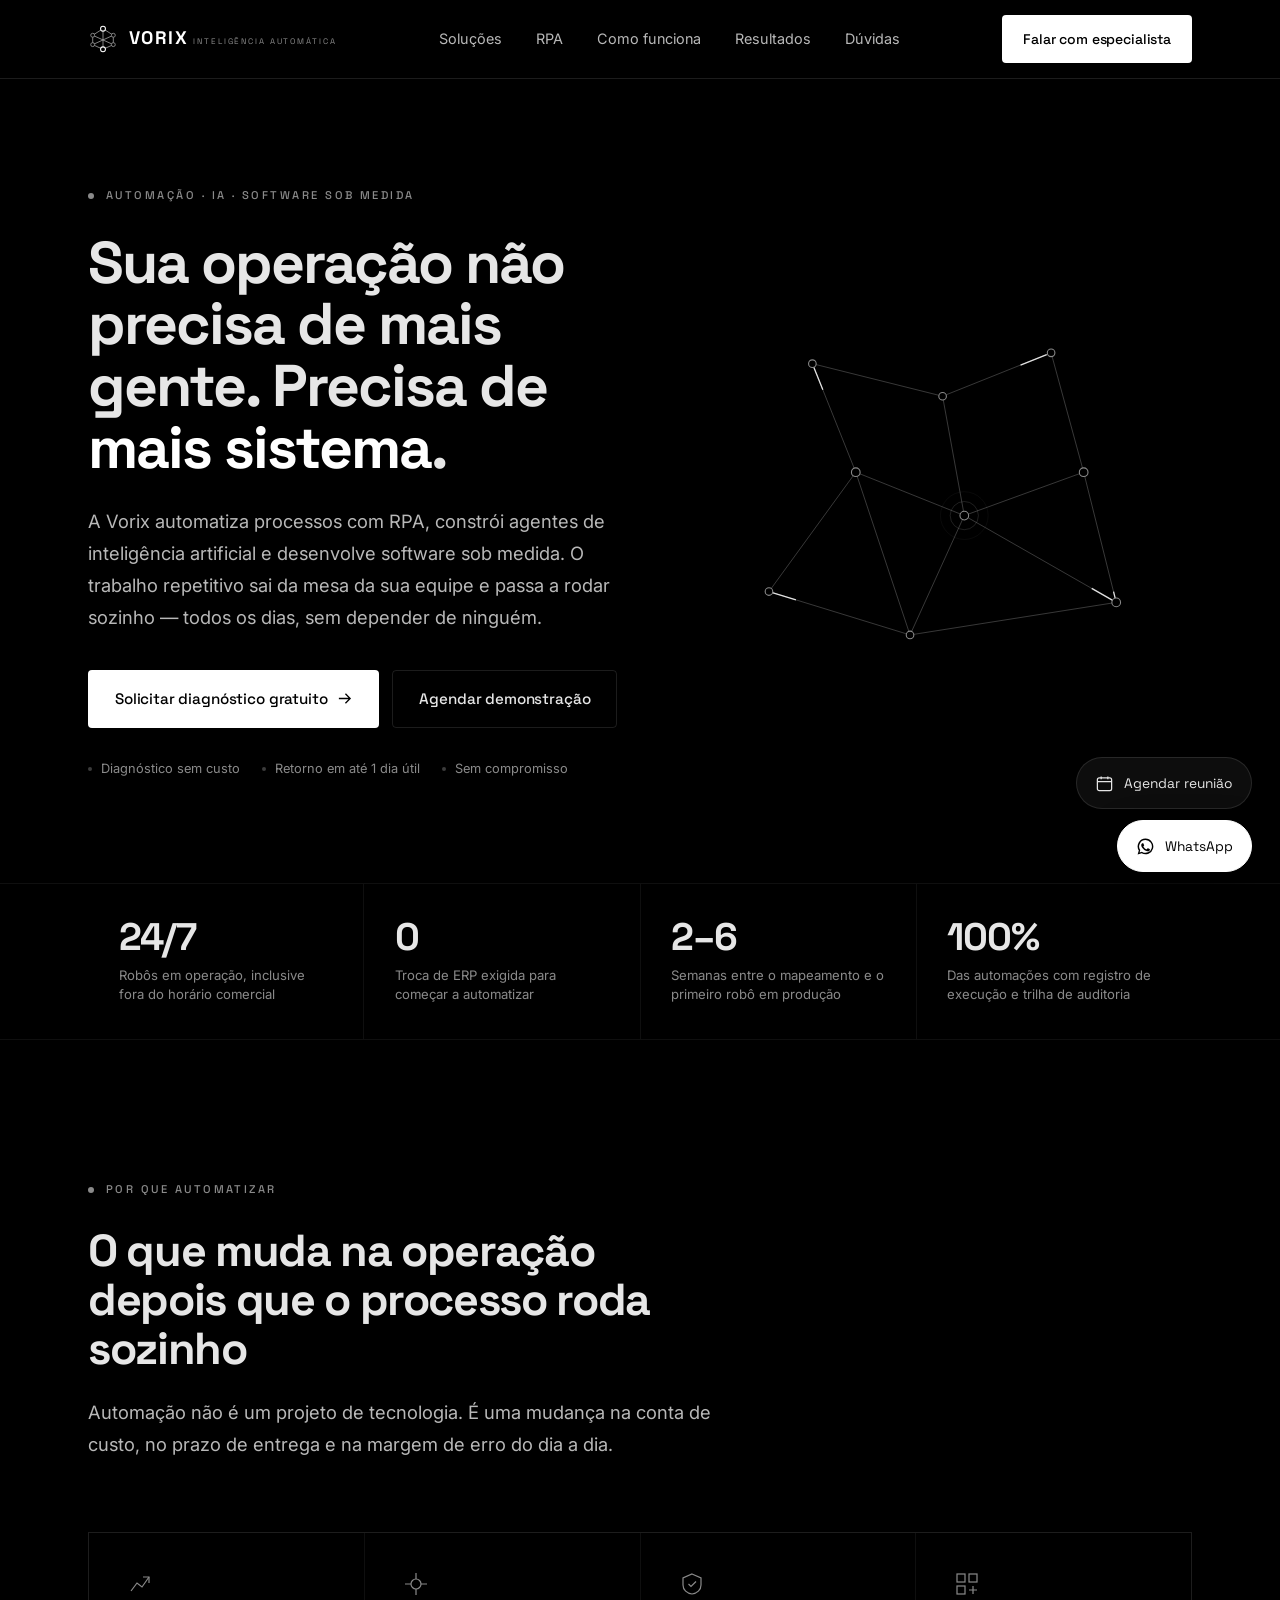
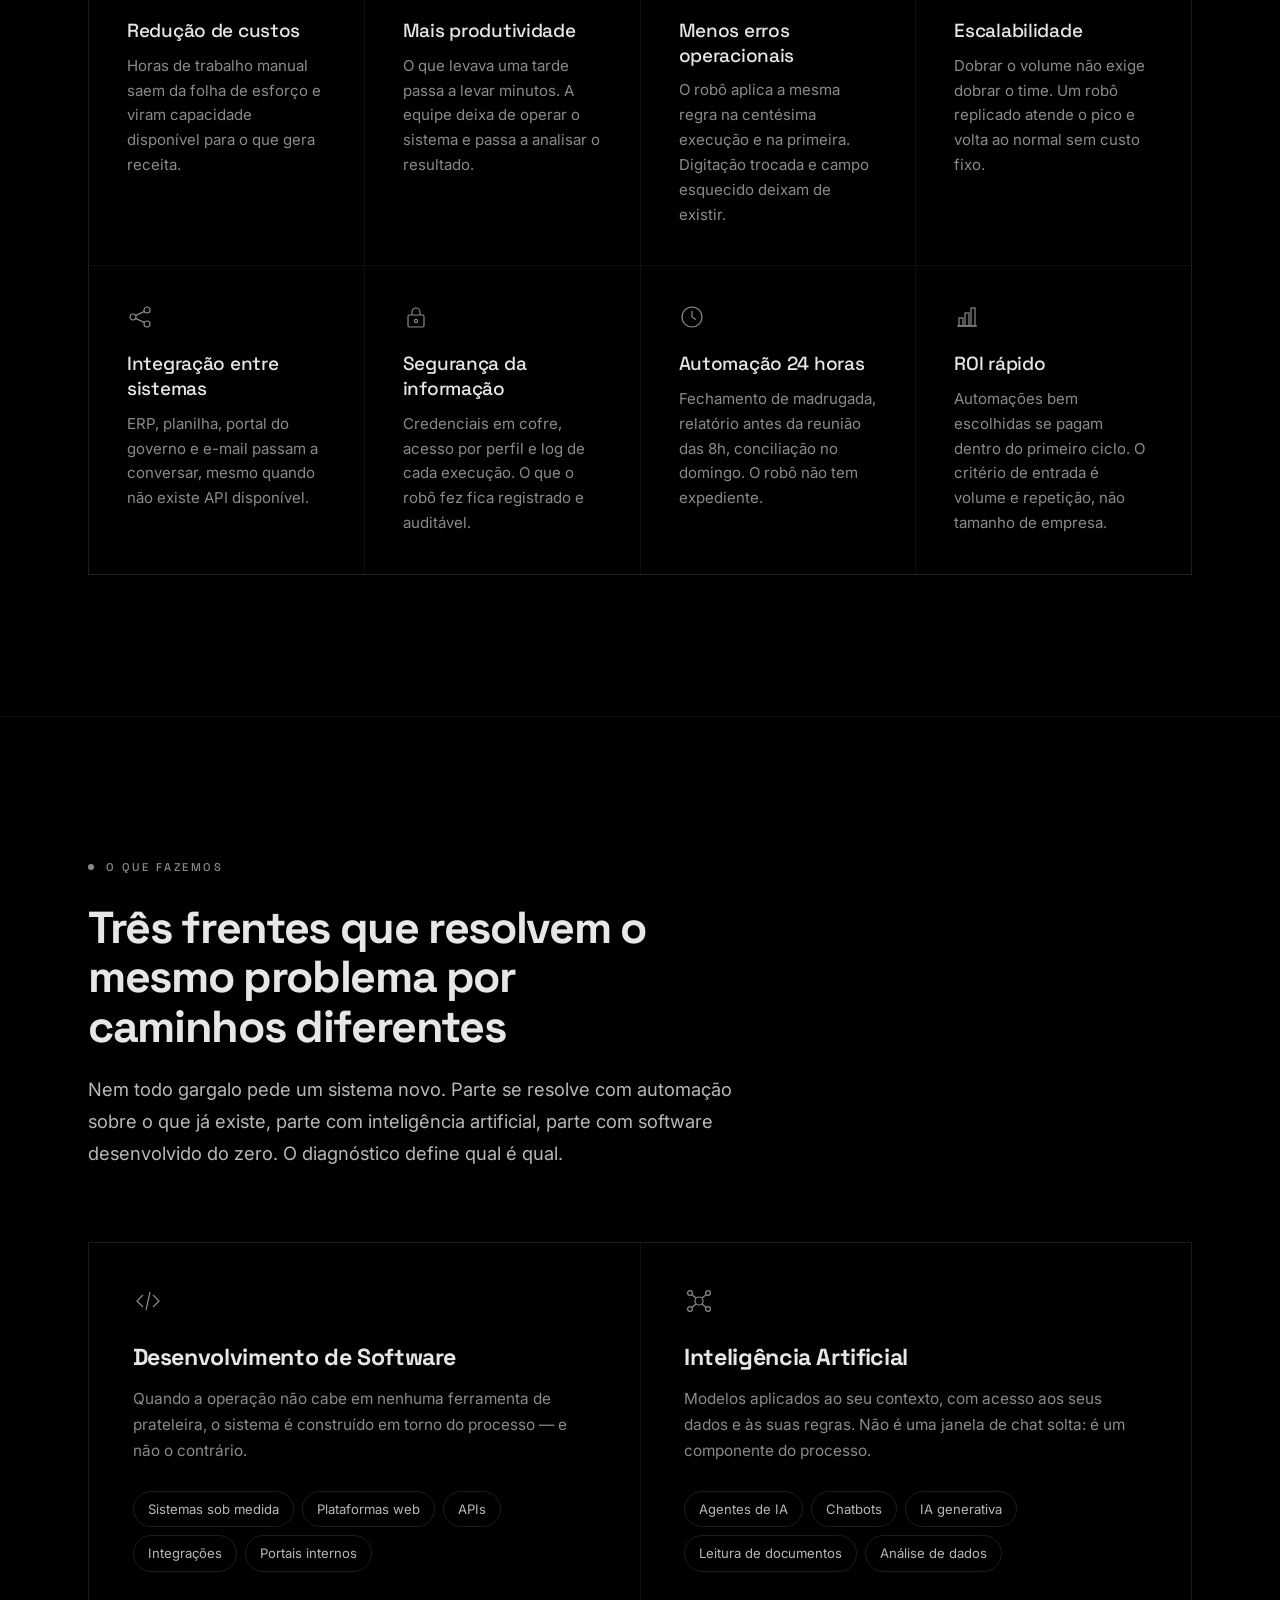
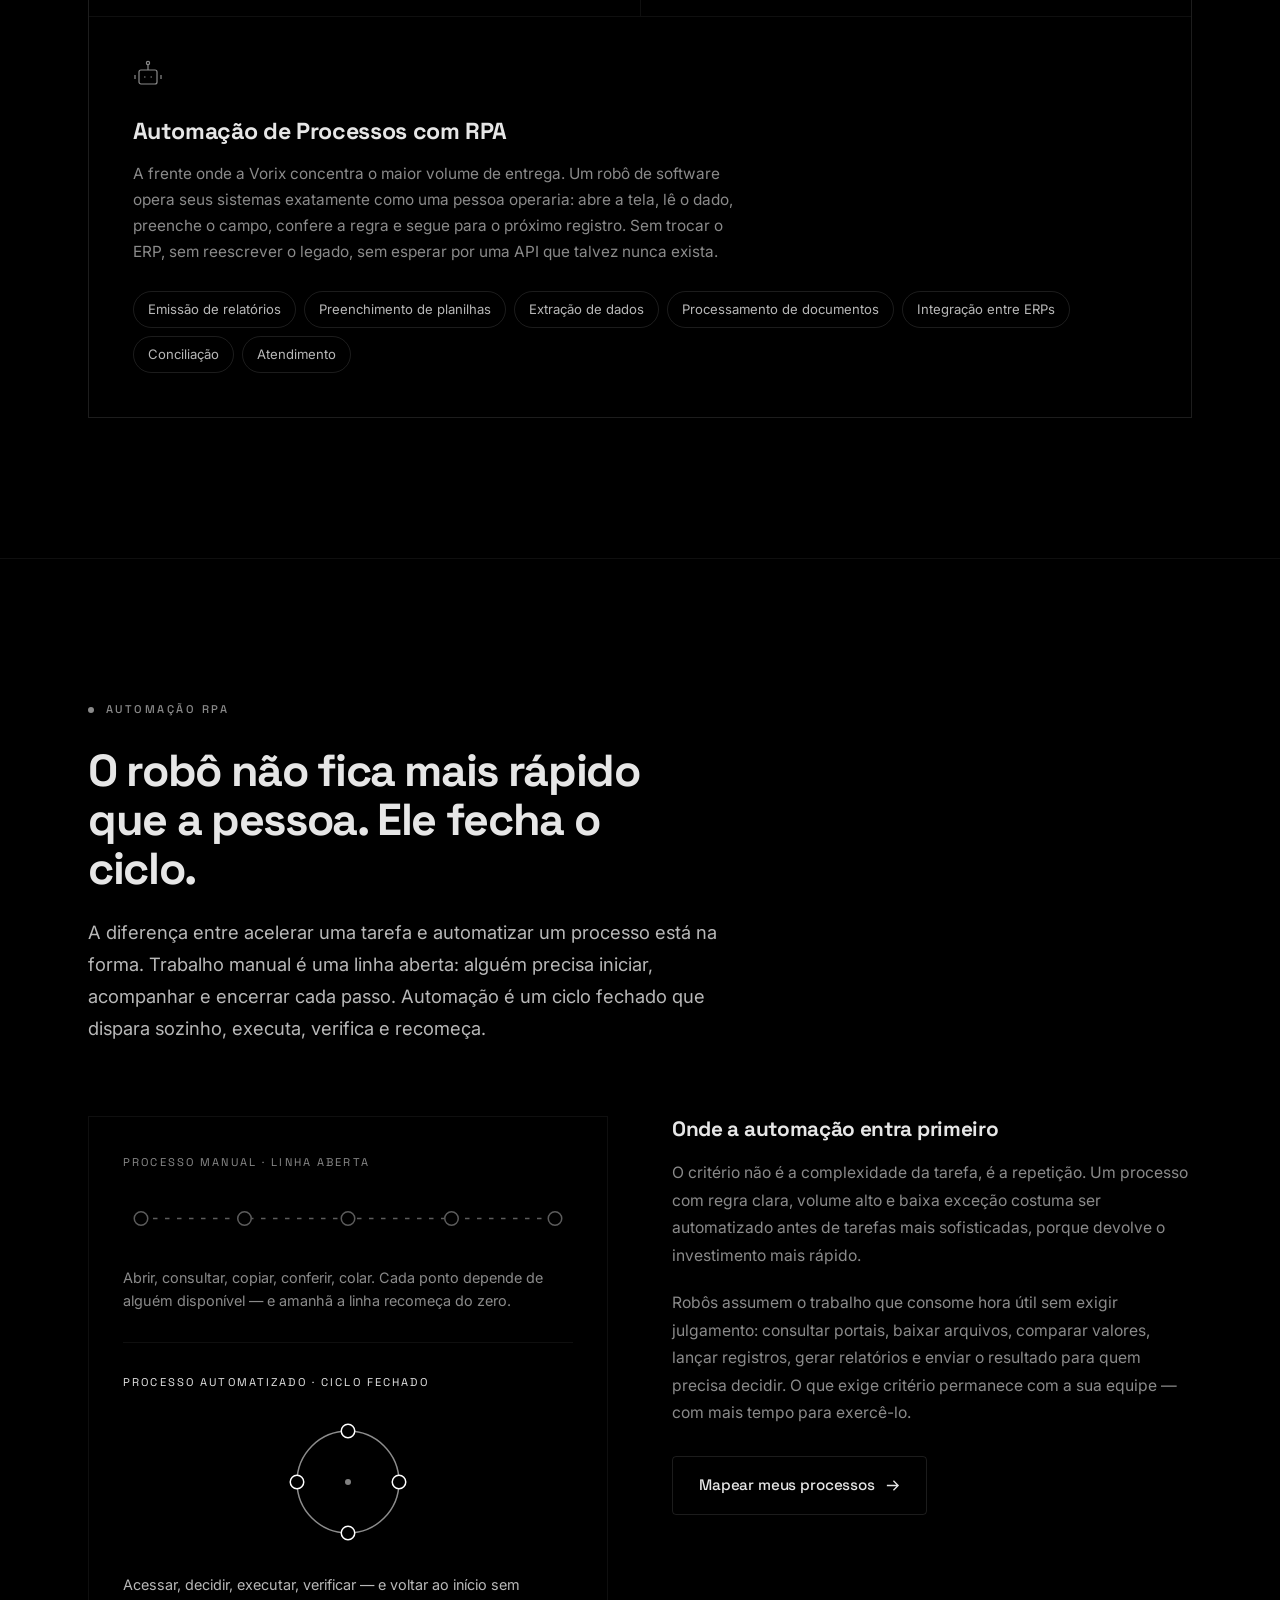
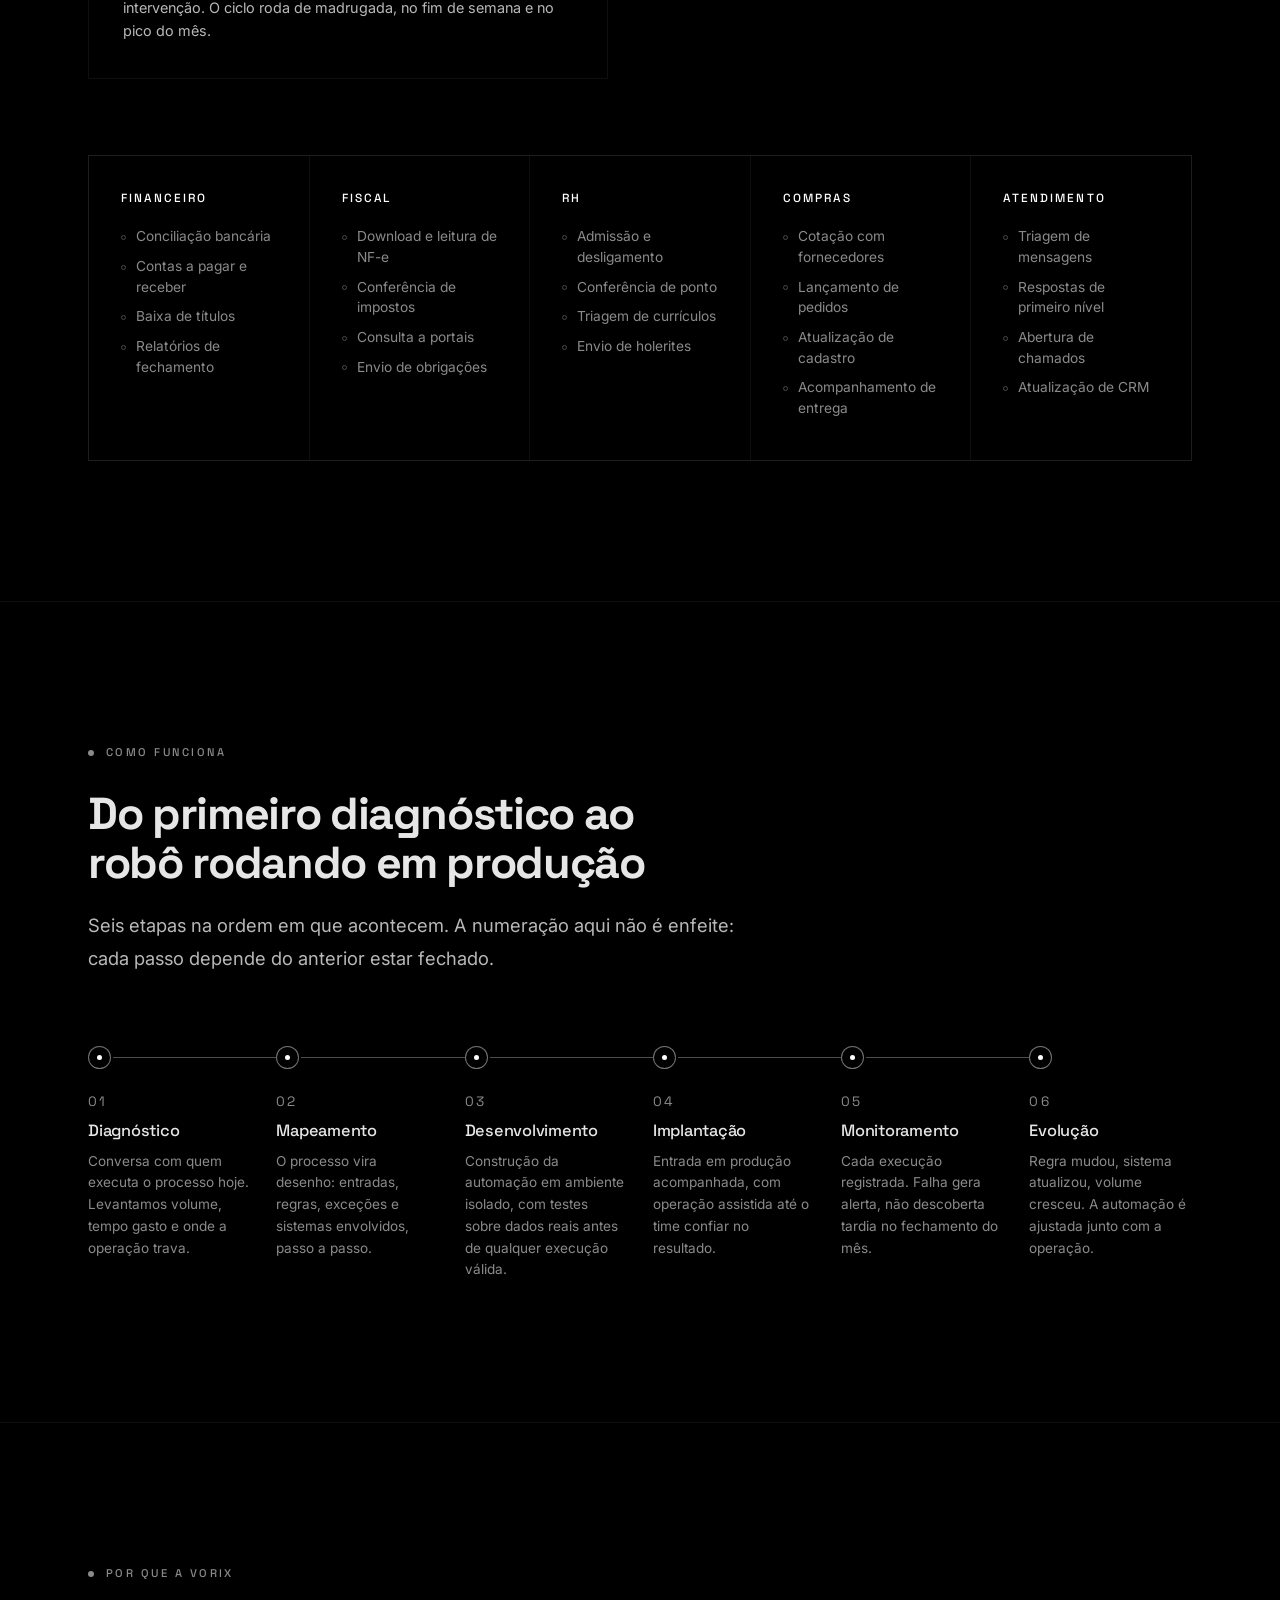
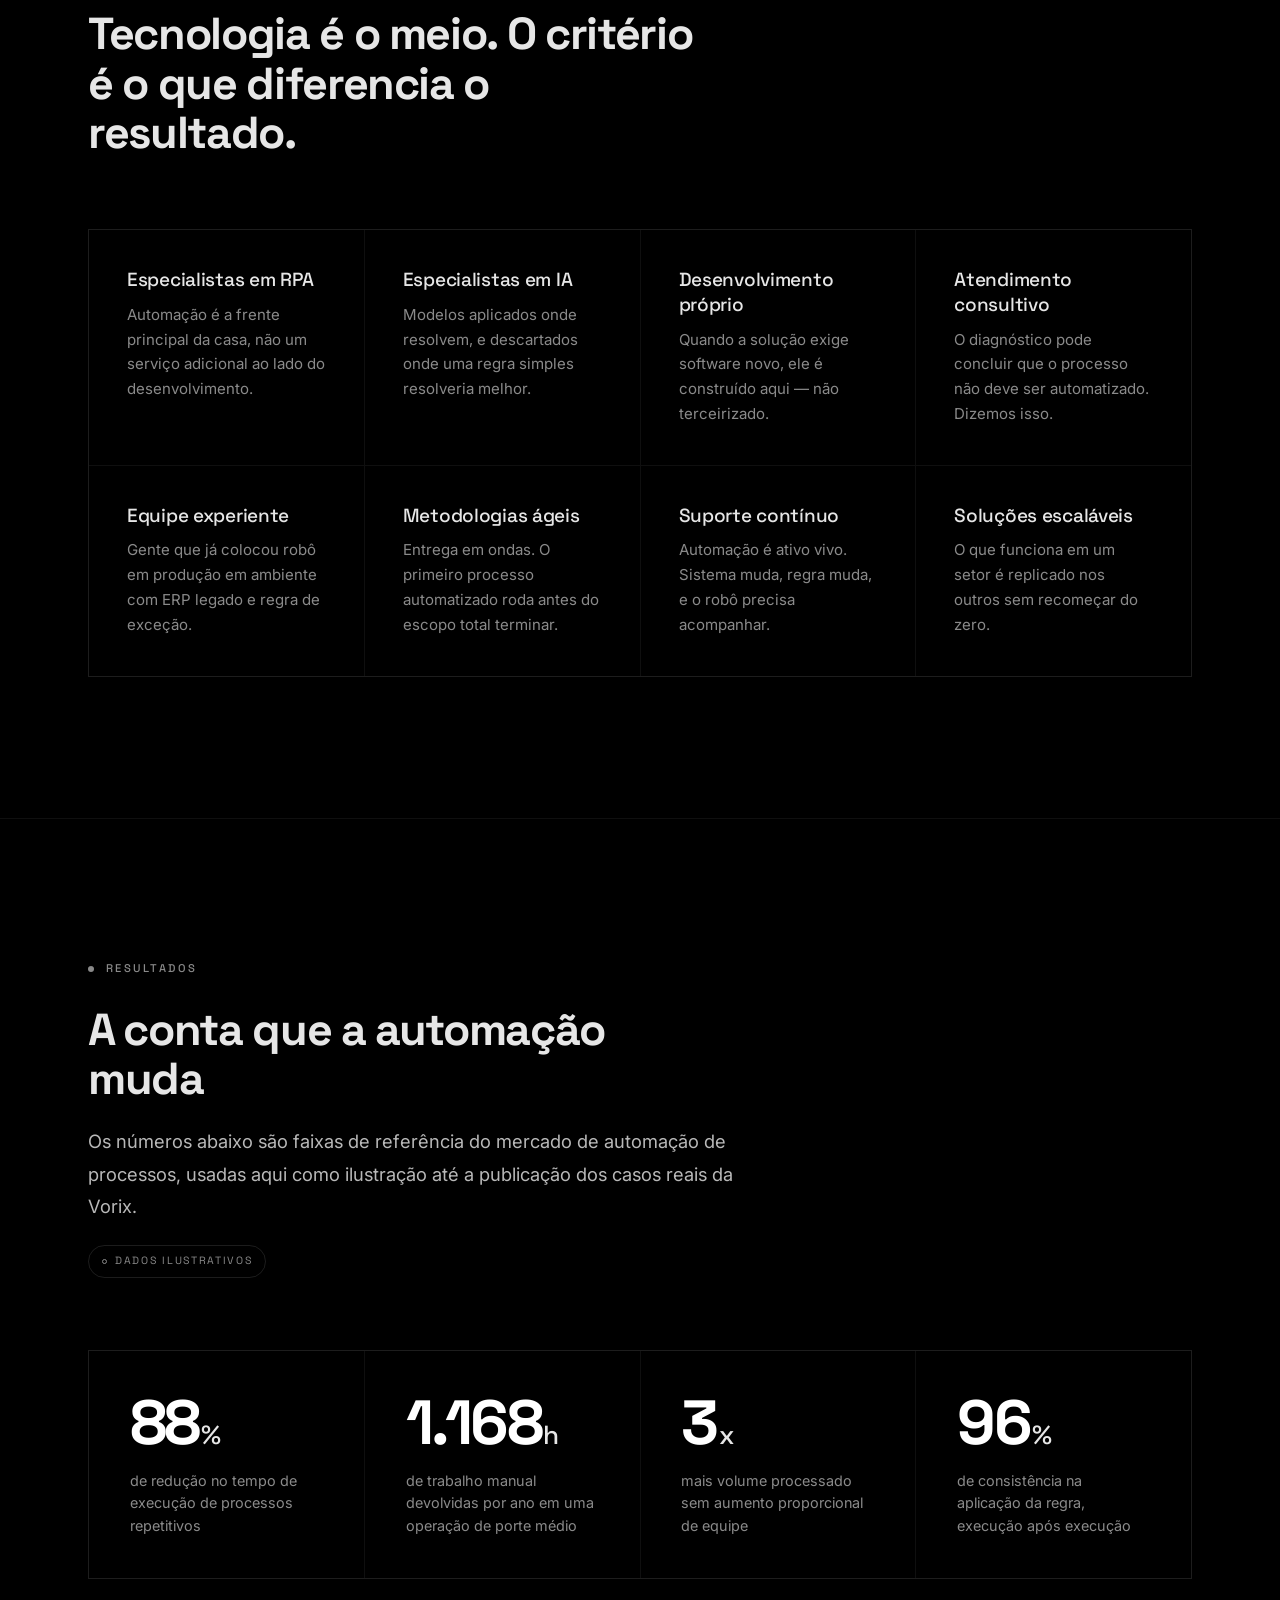
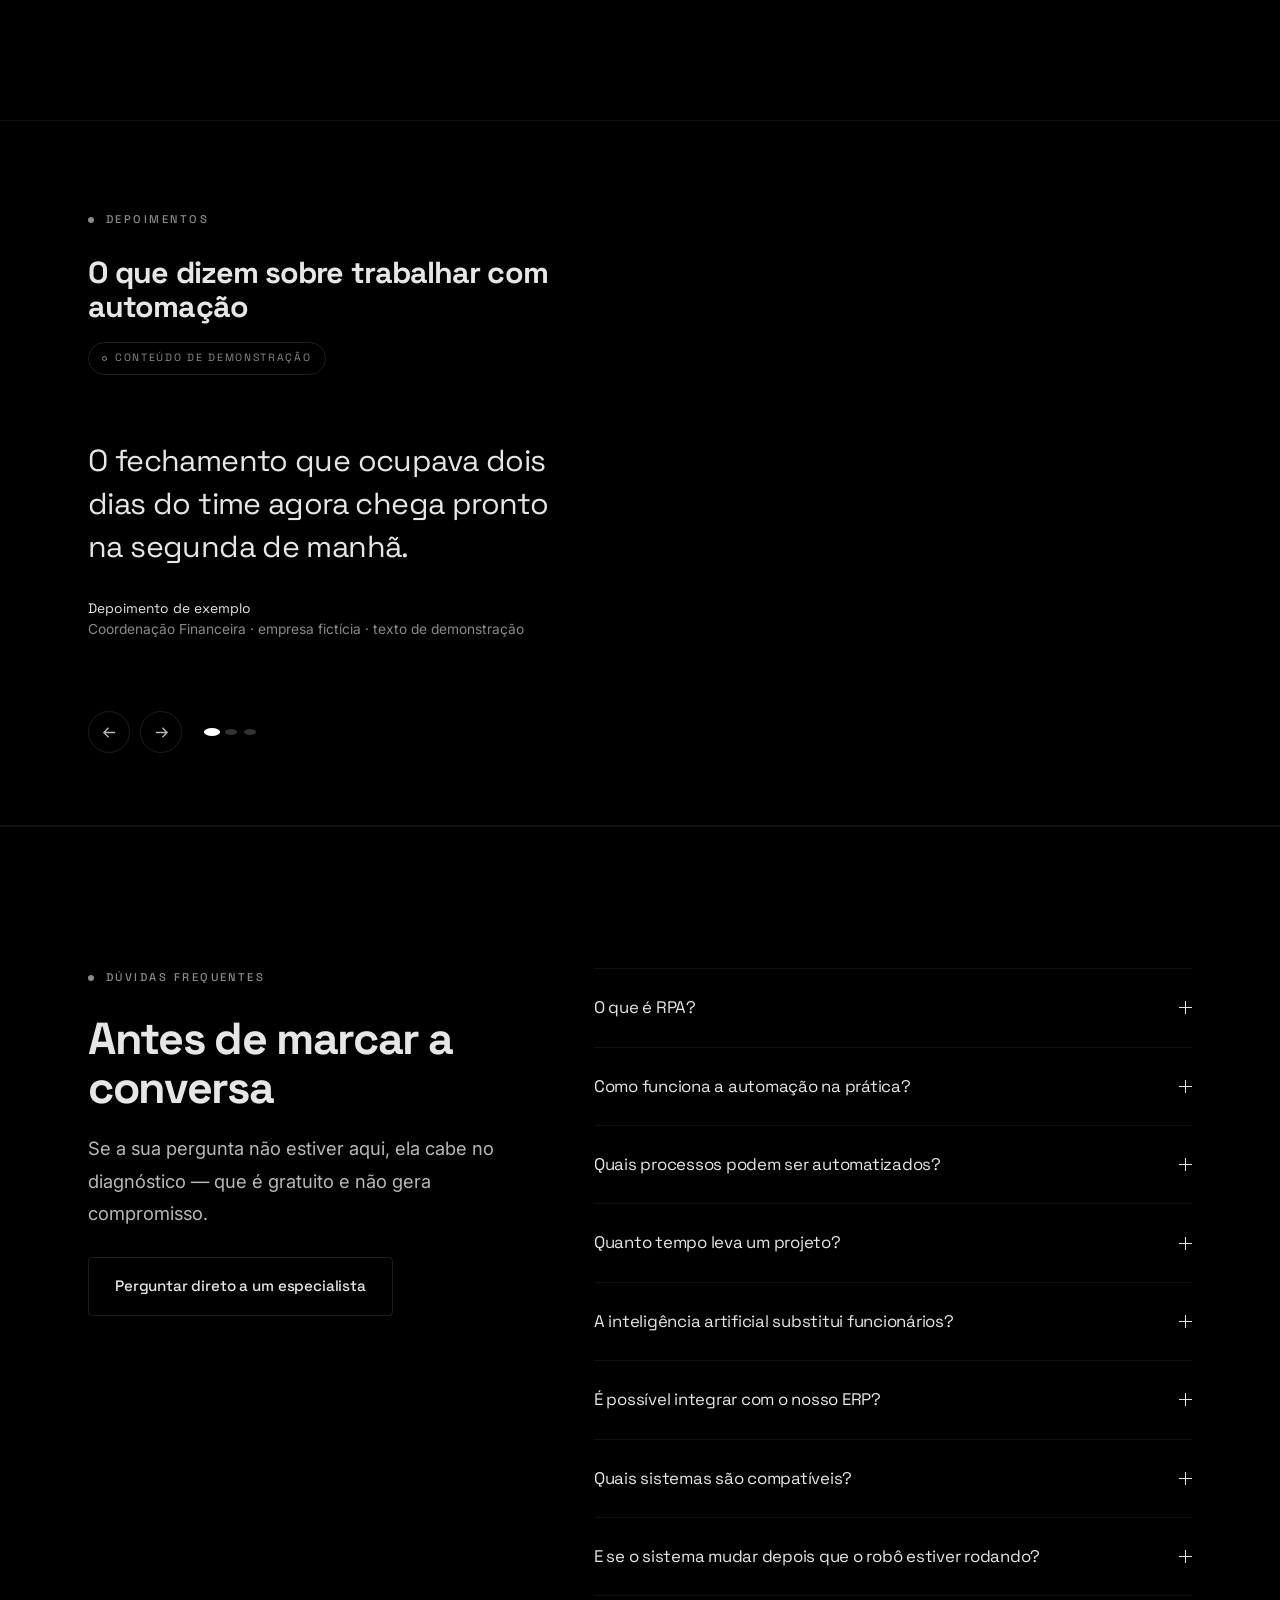
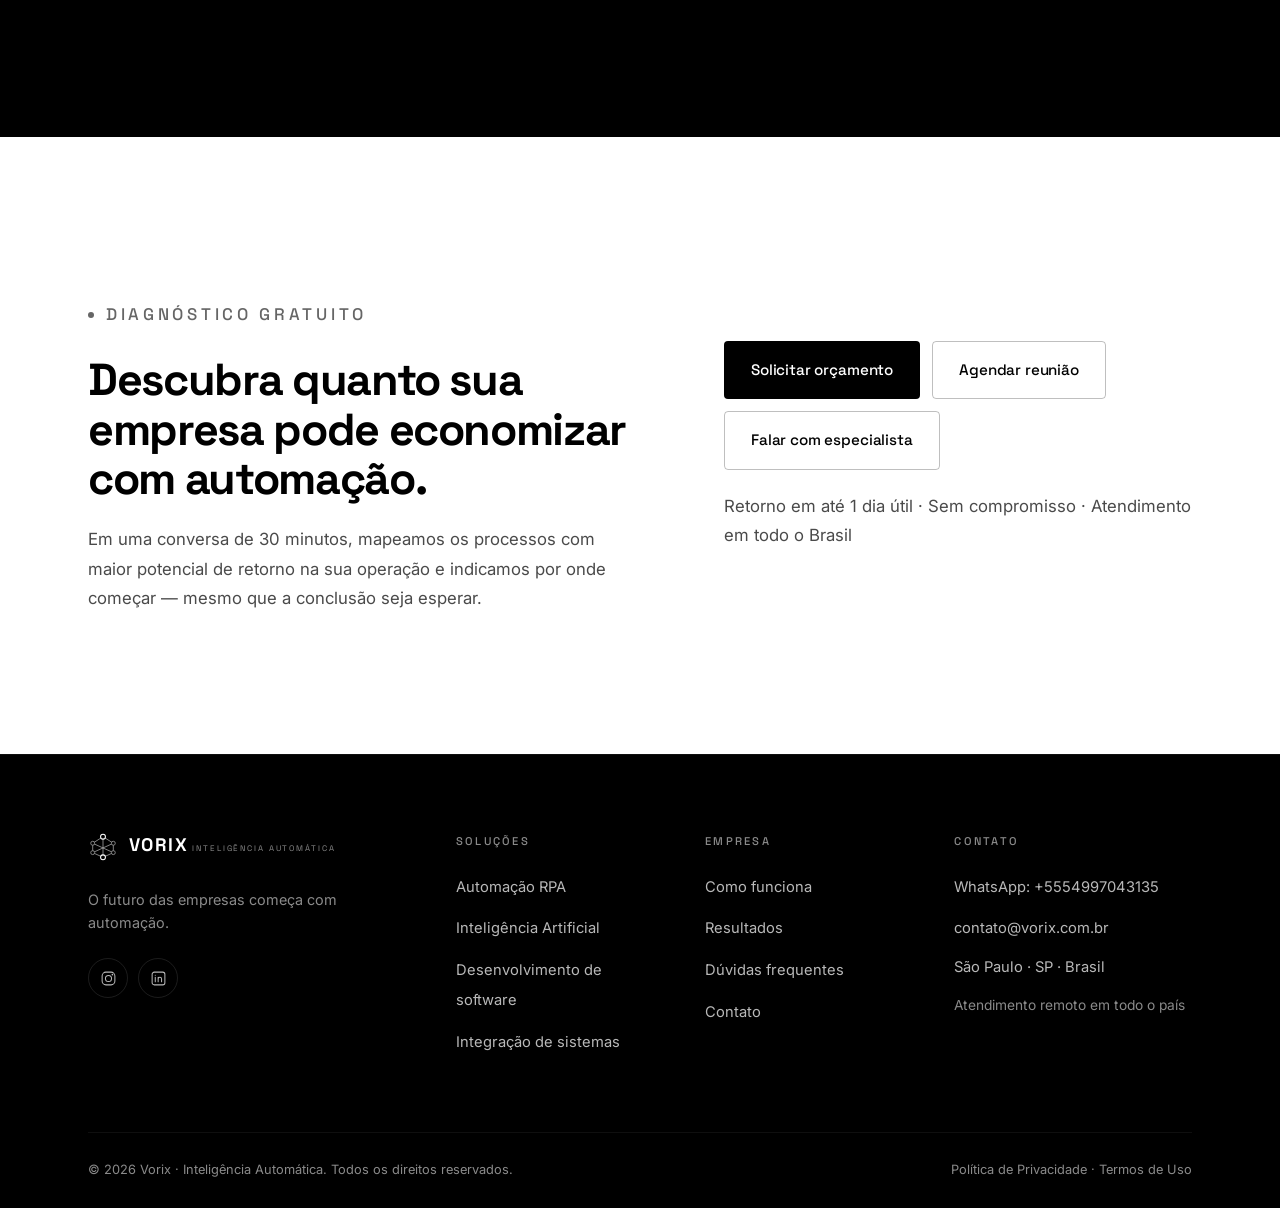
<file: index.html>
<!DOCTYPE html>
<html lang="pt-BR">
<head>
<meta charset="utf-8">
<meta name="viewport" content="width=device-width, initial-scale=1">
<title>Vorix | Automação RPA, Inteligência Artificial e Desenvolvimento de Software</title>
<meta name="description" content="A Vorix automatiza processos com RPA e Inteligência Artificial e desenvolve software sob medida. Robôs que executam tarefas repetitivas 24 horas por dia. Diagnóstico gratuito.">
<meta name="theme-color" content="#000000">
<link rel="canonical" href="https://www.vorix.com.br/">

<!-- Open Graph -->
<meta property="og:type" content="website">
<meta property="og:locale" content="pt_BR">
<meta property="og:site_name" content="Vorix | Inteligência Automática">
<meta property="og:title" content="Vorix | Automação RPA, Inteligência Artificial e Software sob medida">
<meta property="og:description" content="Reduza custos e elimine tarefas repetitivas com automação de processos, IA e desenvolvimento de software. Diagnóstico gratuito.">
<meta property="og:url" content="https://www.vorix.com.br/">
<meta property="og:image" content="https://www.vorix.com.br/og-vorix.jpg">
<meta name="twitter:card" content="summary_large_image">
<meta name="twitter:title" content="Vorix | Inteligência Automática">
<meta name="twitter:description" content="Automação RPA, Inteligência Artificial e desenvolvimento de software para empresas.">

<link rel="preconnect" href="https://fonts.googleapis.com">
<link rel="preconnect" href="https://fonts.gstatic.com" crossorigin>
<link href="https://fonts.googleapis.com/css2?family=Space+Grotesk:wght@400;500;700&family=Inter:wght@400;500&display=swap" rel="stylesheet">

<script type="application/ld+json">
{
  "@context": "https://schema.org",
  "@graph": [
    {
      "@type": "Organization",
      "@id": "https://www.vorix.com.br/#org",
      "name": "Vorix | Inteligência Automática",
      "url": "https://www.vorix.com.br/",
      "description": "Automação de processos com RPA, Inteligência Artificial e desenvolvimento de software sob medida.",
      "sameAs": ["https://www.instagram.com/vorix_ia/"],
      "address": {"@type": "PostalAddress", "addressLocality": "São Paulo", "addressRegion": "SP", "addressCountry": "BR"}
    },
    {
      "@type": "Service",
      "name": "Automação de Processos com RPA",
      "provider": {"@id": "https://www.vorix.com.br/#org"},
      "areaServed": "BR",
      "serviceType": "Robotic Process Automation",
      "description": "Robôs de software que executam tarefas repetitivas em ERPs, planilhas, portais e sistemas internos, 24 horas por dia."
    },
    {
      "@type": "FAQPage",
      "mainEntity": [
        {"@type":"Question","name":"O que é RPA?","acceptedAnswer":{"@type":"Answer","text":"RPA (Robotic Process Automation) é um software que opera outros sistemas do mesmo jeito que uma pessoa: abre telas, lê dados, preenche campos, move arquivos e aplica regras. Não exige trocar o ERP nem reescrever sistemas existentes."}},
        {"@type":"Question","name":"Quais processos podem ser automatizados?","acceptedAnswer":{"@type":"Answer","text":"Processos com regra clara, alto volume e repetição: conciliação financeira, emissão de relatórios, lançamento de notas, integração entre sistemas sem API, extração de dados de portais e triagem de documentos."}},
        {"@type":"Question","name":"Quanto tempo leva um projeto de automação?","acceptedAnswer":{"@type":"Answer","text":"Uma automação isolada costuma ir de duas a seis semanas entre mapeamento e produção. Projetos com vários processos são entregues em ondas, com o primeiro robô rodando antes do fim do escopo total."}},
        {"@type":"Question","name":"A inteligência artificial substitui funcionários?","acceptedAnswer":{"@type":"Answer","text":"Na prática ela substitui tarefas, não pessoas. O que sai da mesa é o trabalho mecânico: copiar, colar, conferir, transcrever. O que fica é decisão, exceção e relacionamento."}},
        {"@type":"Question","name":"É possível integrar com o ERP que já usamos?","acceptedAnswer":{"@type":"Answer","text":"Sim. Quando existe API, a integração é feita por ela. Quando não existe, o robô opera a interface do sistema como um usuário, o que permite automatizar softwares legados e sistemas fechados."}}
      ]
    }
  ]
}
</script>

<link rel="stylesheet" href="assets/styles.css">
</head>
<body>

<a class="skip" href="#conteudo">Ir para o conteúdo</a>

<!-- ==================== CABEÇALHO ==================== -->
<header class="header" id="header">
  <div class="wrap header__in">
    <a class="brand" href="#" aria-label="Vorix — Inteligência Automática, ir para o início">
      <svg class="brand__mark" viewBox="0 0 32 32" aria-hidden="true" fill="none">
        <path class="edge" d="M16 5 L27 12 M16 5 L5 12 M5 12 L5 22 M27 12 L27 22 M5 22 L16 27 M27 22 L16 27 M16 5 L16 27 M5 12 L27 22 M27 12 L5 22" stroke="#8A8A8A"/>
        <circle cx="16" cy="5" r="2.6" fill="#000" stroke="#FFF" stroke-width="1.1"/>
        <circle cx="27" cy="12" r="2.1" fill="#000" stroke="#8A8A8A" stroke-width="1"/>
        <circle cx="5" cy="12" r="2.1" fill="#000" stroke="#8A8A8A" stroke-width="1"/>
        <circle cx="27" cy="22" r="2.1" fill="#000" stroke="#8A8A8A" stroke-width="1"/>
        <circle cx="5" cy="22" r="2.1" fill="#000" stroke="#8A8A8A" stroke-width="1"/>
        <circle cx="16" cy="27" r="2.6" fill="#000" stroke="#FFF" stroke-width="1.1"/>
      </svg>
      <span>
        <span class="brand__word">VORIX</span>
        <span class="brand__tag">Inteligência Automática</span>
      </span>
    </a>

    <nav class="nav" aria-label="Navegação principal">
      <a href="#solucoes">Soluções</a>
      <a href="#rpa">RPA</a>
      <a href="#como-funciona">Como funciona</a>
      <a href="#resultados">Resultados</a>
      <a href="#faq">Dúvidas</a>
    </nav>

    <a class="btn btn--solid" href="#contato">Falar com especialista</a>

    <button class="burger" id="burger" aria-expanded="false" aria-controls="drawer" aria-label="Abrir menu">
      <span></span>
    </button>
  </div>
</header>

<div class="drawer" id="drawer">
  <div class="drawer__in"><div class="drawer__pad">
    <a href="#solucoes">Soluções</a>
    <a href="#rpa">Automação RPA</a>
    <a href="#como-funciona">Como funciona</a>
    <a href="#resultados">Resultados</a>
    <a href="#faq">Dúvidas</a>
    <a class="btn btn--solid" href="#contato">Falar com especialista</a>
  </div></div>
</div>

<main id="conteudo">

<!-- ==================== HERO ==================== -->
<section class="hero">
  <div class="wrap hero__grid">
    <div>
      <p class="eyebrow" data-reveal>Automação · IA · Software sob medida</p>
      <h1 data-reveal>Sua operação não precisa de mais gente. Precisa de <span class="hl">mais sistema</span>.</h1>
      <p class="lede" data-reveal>A Vorix automatiza processos com RPA, constrói agentes de inteligência artificial e desenvolve software sob medida. O trabalho repetitivo sai da mesa da sua equipe e passa a rodar sozinho — todos os dias, sem depender de ninguém.</p>
      <div class="hero__cta" data-reveal>
        <a class="btn btn--solid" href="#contato">Solicitar diagnóstico gratuito
          <svg viewBox="0 0 16 16" fill="none" aria-hidden="true"><path d="M2 8h12M9 3l5 5-5 5" stroke="currentColor" stroke-width="1.4"/></svg>
        </a>
        <a class="btn btn--ghost" href="#contato">Agendar demonstração</a>
      </div>
      <ul class="hero__meta" data-reveal>
        <li>Diagnóstico sem custo</li>
        <li>Retorno em até 1 dia útil</li>
        <li>Sem compromisso</li>
      </ul>
    </div>

    <div class="hero__art" data-reveal>
      <svg class="constellation" viewBox="0 0 460 400" role="img" aria-label="Ilustração de uma rede de nós conectados representando sistemas que se comunicam">
        <g stroke="currentColor">
          <path class="edge" d="M70 300 L150 190"/>
          <path class="edge" d="M150 190 L110 90"/>
          <path class="edge" d="M150 190 L250 230"/>
          <path class="edge" d="M250 230 L230 120"/>
          <path class="edge" d="M230 120 L110 90"/>
          <path class="edge" d="M250 230 L360 190"/>
          <path class="edge" d="M360 190 L330 80"/>
          <path class="edge" d="M330 80 L230 120"/>
          <path class="edge" d="M360 190 L390 310"/>
          <path class="edge" d="M390 310 L250 230"/>
          <path class="edge" d="M250 230 L200 340"/>
          <path class="edge" d="M200 340 L70 300"/>
          <path class="edge" d="M200 340 L390 310"/>
          <path class="edge" d="M150 190 L200 340"/>
        </g>
        <path class="signal" d="M110 90 L150 190 L250 230 L360 190 L390 310"/>
        <path class="signal signal--b" d="M70 300 L200 340 L250 230 L230 120 L330 80"/>
        <path class="signal signal--c" d="M390 310 L250 230 L150 190 L110 90"/>
        <g>
          <circle class="n pulse" cx="150" cy="190" r="4"/>
          <circle class="n" cx="110" cy="90" r="3.5"/>
          <circle class="n pulse pulse--b" cx="250" cy="230" r="4"/>
          <circle class="n" cx="230" cy="120" r="3.5"/>
          <circle class="n pulse pulse--c" cx="360" cy="190" r="4"/>
          <circle class="n" cx="330" cy="80" r="3.5"/>
          <circle class="n" cx="70" cy="300" r="3.5"/>
          <circle class="n pulse pulse--d" cx="390" cy="310" r="4"/>
          <circle class="n" cx="200" cy="340" r="3.5"/>
        </g>
        <g class="n--live">
          <circle cx="250" cy="230" r="13" fill="none" stroke="currentColor" stroke-width=".6" opacity=".35"/>
          <circle cx="250" cy="230" r="22" fill="none" stroke="currentColor" stroke-width=".4" opacity=".18"/>
        </g>
      </svg>
    </div>
  </div>
</section>

<!-- ==================== FAIXA DE NÚMEROS ==================== -->
<section class="strip" aria-label="Indicadores de operação">
  <div class="wrap">
    <div class="strip__in">
      <div class="strip__i"><p class="strip__n">24/7</p><p class="strip__l">Robôs em operação, inclusive fora do horário comercial</p></div>
      <div class="strip__i"><p class="strip__n">0</p><p class="strip__l">Troca de ERP exigida para começar a automatizar</p></div>
      <div class="strip__i"><p class="strip__n">2–6</p><p class="strip__l">Semanas entre o mapeamento e o primeiro robô em produção</p></div>
      <div class="strip__i"><p class="strip__n">100%</p><p class="strip__l">Das automações com registro de execução e trilha de auditoria</p></div>
    </div>
  </div>
</section>

<!-- ==================== BENEFÍCIOS ==================== -->
<section class="section" aria-labelledby="beneficios-t">
  <div class="wrap">
    <div class="head" data-reveal>
      <p class="eyebrow">Por que automatizar</p>
      <h2 id="beneficios-t">O que muda na operação depois que o processo roda sozinho</h2>
      <p class="lede">Automação não é um projeto de tecnologia. É uma mudança na conta de custo, no prazo de entrega e na margem de erro do dia a dia.</p>
    </div>

    <div class="grid grid--4" data-reveal>
      <article class="cell">
        <svg class="cell__icon" width="26" height="26" viewBox="0 0 26 26" fill="none" aria-hidden="true"><path d="M4 20 L10 12 L15 16 L22 6" stroke="currentColor" stroke-width="1.2"/><path d="M22 12V6h-6" stroke="currentColor" stroke-width="1.2"/></svg>
        <h3>Redução de custos</h3>
        <p>Horas de trabalho manual saem da folha de esforço e viram capacidade disponível para o que gera receita.</p>
      </article>
      <article class="cell">
        <svg class="cell__icon" width="26" height="26" viewBox="0 0 26 26" fill="none" aria-hidden="true"><path d="M13 2v6M13 18v6M2 13h6M18 13h6" stroke="currentColor" stroke-width="1.2"/><circle cx="13" cy="13" r="5" stroke="currentColor" stroke-width="1.2"/></svg>
        <h3>Mais produtividade</h3>
        <p>O que levava uma tarde passa a levar minutos. A equipe deixa de operar o sistema e passa a analisar o resultado.</p>
      </article>
      <article class="cell">
        <svg class="cell__icon" width="26" height="26" viewBox="0 0 26 26" fill="none" aria-hidden="true"><path d="M13 3l9 4v7c0 5-4 8.5-9 9-5-.5-9-4-9-9V7l9-4z" stroke="currentColor" stroke-width="1.2"/><path d="M9.5 13l2.5 2.5 5-5" stroke="currentColor" stroke-width="1.2"/></svg>
        <h3>Menos erros operacionais</h3>
        <p>O robô aplica a mesma regra na centésima execução e na primeira. Digitação trocada e campo esquecido deixam de existir.</p>
      </article>
      <article class="cell">
        <svg class="cell__icon" width="26" height="26" viewBox="0 0 26 26" fill="none" aria-hidden="true"><rect x="3" y="3" width="8" height="8" stroke="currentColor" stroke-width="1.2"/><rect x="15" y="3" width="8" height="8" stroke="currentColor" stroke-width="1.2"/><rect x="3" y="15" width="8" height="8" stroke="currentColor" stroke-width="1.2"/><path d="M15 19h8M19 15v8" stroke="currentColor" stroke-width="1.2"/></svg>
        <h3>Escalabilidade</h3>
        <p>Dobrar o volume não exige dobrar o time. Um robô replicado atende o pico e volta ao normal sem custo fixo.</p>
      </article>
      <article class="cell">
        <svg class="cell__icon" width="26" height="26" viewBox="0 0 26 26" fill="none" aria-hidden="true"><circle cx="6" cy="13" r="3" stroke="currentColor" stroke-width="1.2"/><circle cx="20" cy="6" r="3" stroke="currentColor" stroke-width="1.2"/><circle cx="20" cy="20" r="3" stroke="currentColor" stroke-width="1.2"/><path d="M8.6 11.6 17.4 7.4M8.6 14.4l8.8 4.2" stroke="currentColor" stroke-width="1.2"/></svg>
        <h3>Integração entre sistemas</h3>
        <p>ERP, planilha, portal do governo e e-mail passam a conversar, mesmo quando não existe API disponível.</p>
      </article>
      <article class="cell">
        <svg class="cell__icon" width="26" height="26" viewBox="0 0 26 26" fill="none" aria-hidden="true"><rect x="5" y="11" width="16" height="12" rx="1.5" stroke="currentColor" stroke-width="1.2"/><path d="M9 11V8a4 4 0 0 1 8 0v3" stroke="currentColor" stroke-width="1.2"/><circle cx="13" cy="17" r="1.6" stroke="currentColor" stroke-width="1.2"/></svg>
        <h3>Segurança da informação</h3>
        <p>Credenciais em cofre, acesso por perfil e log de cada execução. O que o robô fez fica registrado e auditável.</p>
      </article>
      <article class="cell">
        <svg class="cell__icon" width="26" height="26" viewBox="0 0 26 26" fill="none" aria-hidden="true"><circle cx="13" cy="13" r="10" stroke="currentColor" stroke-width="1.2"/><path d="M13 7v6l4 2.5" stroke="currentColor" stroke-width="1.2"/></svg>
        <h3>Automação 24 horas</h3>
        <p>Fechamento de madrugada, relatório antes da reunião das 8h, conciliação no domingo. O robô não tem expediente.</p>
      </article>
      <article class="cell">
        <svg class="cell__icon" width="26" height="26" viewBox="0 0 26 26" fill="none" aria-hidden="true"><path d="M3 22h20" stroke="currentColor" stroke-width="1.2"/><rect x="5" y="14" width="4" height="8" stroke="currentColor" stroke-width="1.2"/><rect x="11" y="9" width="4" height="13" stroke="currentColor" stroke-width="1.2"/><rect x="17" y="4" width="4" height="18" stroke="currentColor" stroke-width="1.2"/></svg>
        <h3>ROI rápido</h3>
        <p>Automações bem escolhidas se pagam dentro do primeiro ciclo. O critério de entrada é volume e repetição, não tamanho de empresa.</p>
      </article>
    </div>
  </div>
</section>

<!-- ==================== O QUE FAZEMOS ==================== -->
<section class="section section--edge" id="solucoes" aria-labelledby="solucoes-t">
  <div class="wrap">
    <div class="head" data-reveal>
      <p class="eyebrow">O que fazemos</p>
      <h2 id="solucoes-t">Três frentes que resolvem o mesmo problema por caminhos diferentes</h2>
      <p class="lede">Nem todo gargalo pede um sistema novo. Parte se resolve com automação sobre o que já existe, parte com inteligência artificial, parte com software desenvolvido do zero. O diagnóstico define qual é qual.</p>
    </div>

    <div class="svc" data-reveal>
      <article class="svc__card">
        <svg class="svc__ico" width="30" height="30" viewBox="0 0 30 30" fill="none" aria-hidden="true"><path d="M10 9 4 15l6 6M20 9l6 6-6 6M17 6l-4 18" stroke="currentColor" stroke-width="1.2"/></svg>
        <h3>Desenvolvimento de Software</h3>
        <p>Quando a operação não cabe em nenhuma ferramenta de prateleira, o sistema é construído em torno do processo — e não o contrário.</p>
        <ul class="svc__list">
          <li>Sistemas sob medida</li><li>Plataformas web</li><li>APIs</li><li>Integrações</li><li>Portais internos</li>
        </ul>
      </article>

      <article class="svc__card">
        <svg class="svc__ico" width="30" height="30" viewBox="0 0 30 30" fill="none" aria-hidden="true"><circle cx="15" cy="15" r="4" stroke="currentColor" stroke-width="1.2"/><circle cx="6" cy="7" r="2.4" stroke="currentColor" stroke-width="1.2"/><circle cx="24" cy="7" r="2.4" stroke="currentColor" stroke-width="1.2"/><circle cx="6" cy="23" r="2.4" stroke="currentColor" stroke-width="1.2"/><circle cx="24" cy="23" r="2.4" stroke="currentColor" stroke-width="1.2"/><path d="M8 8.7 12 12M22 8.7 18 12M8 21.3 12 18M22 21.3 18 18" stroke="currentColor" stroke-width="1.2"/></svg>
        <h3>Inteligência Artificial</h3>
        <p>Modelos aplicados ao seu contexto, com acesso aos seus dados e às suas regras. Não é uma janela de chat solta: é um componente do processo.</p>
        <ul class="svc__list">
          <li>Agentes de IA</li><li>Chatbots</li><li>IA generativa</li><li>Leitura de documentos</li><li>Análise de dados</li>
        </ul>
      </article>

      <article class="svc__card svc__card--wide">
        <svg class="svc__ico" width="30" height="30" viewBox="0 0 30 30" fill="none" aria-hidden="true"><rect x="6" y="10" width="18" height="14" rx="2" stroke="currentColor" stroke-width="1.2"/><path d="M15 4v6M11 17h1.5M17.5 17H19" stroke="currentColor" stroke-width="1.2"/><circle cx="15" cy="3" r="1.6" stroke="currentColor" stroke-width="1.2"/><path d="M2 15v4M28 15v4" stroke="currentColor" stroke-width="1.2"/></svg>
        <h3>Automação de Processos com RPA</h3>
        <p>A frente onde a Vorix concentra o maior volume de entrega. Um robô de software opera seus sistemas exatamente como uma pessoa operaria: abre a tela, lê o dado, preenche o campo, confere a regra e segue para o próximo registro. Sem trocar o ERP, sem reescrever o legado, sem esperar por uma API que talvez nunca exista.</p>
        <ul class="svc__list">
          <li>Emissão de relatórios</li><li>Preenchimento de planilhas</li><li>Extração de dados</li><li>Processamento de documentos</li><li>Integração entre ERPs</li><li>Conciliação</li><li>Atendimento</li>
        </ul>
      </article>
    </div>
  </div>
</section>

<!-- ==================== RPA EM PROFUNDIDADE ==================== -->
<section class="section section--edge" id="rpa" aria-labelledby="rpa-t">
  <div class="wrap">
    <div class="head" data-reveal>
      <p class="eyebrow">Automação RPA</p>
      <h2 id="rpa-t">O robô não fica mais rápido que a pessoa. Ele fecha o ciclo.</h2>
      <p class="lede">A diferença entre acelerar uma tarefa e automatizar um processo está na forma. Trabalho manual é uma linha aberta: alguém precisa iniciar, acompanhar e encerrar cada passo. Automação é um ciclo fechado que dispara sozinho, executa, verifica e recomeça.</p>
    </div>

    <div class="rpa__top">
      <div class="rpa__cycle" data-reveal>
        <div class="cmp">
          <div class="cmp__row">
            <p class="cmp__t">Processo manual · linha aberta</p>
            <svg class="cmp__svg" viewBox="0 0 300 34" fill="none" aria-hidden="true">
              <path class="dash" d="M12 17h276" stroke="currentColor" stroke-width="1"/>
              <circle cx="12" cy="17" r="4.5" fill="#000" stroke="currentColor"/>
              <circle cx="81" cy="17" r="4.5" fill="#000" stroke="currentColor"/>
              <circle cx="150" cy="17" r="4.5" fill="#000" stroke="currentColor"/>
              <circle cx="219" cy="17" r="4.5" fill="#000" stroke="currentColor"/>
              <circle cx="288" cy="17" r="4.5" fill="#000" stroke="currentColor"/>
            </svg>
            <p class="cmp__d">Abrir, consultar, copiar, conferir, colar. Cada ponto depende de alguém disponível — e amanhã a linha recomeça do zero.</p>
          </div>

          <div class="cmp__row cmp__row--on">
            <p class="cmp__t">Processo automatizado · ciclo fechado</p>
            <svg class="cmp__svg" viewBox="0 0 300 92" fill="none" aria-hidden="true">
              <circle cx="150" cy="46" r="34" stroke="currentColor" stroke-width="1" opacity=".55"/>
              <g class="orbit">
                <circle cx="150" cy="12" r="4.5" fill="#000" stroke="currentColor"/>
                <circle cx="184" cy="46" r="4.5" fill="#000" stroke="currentColor"/>
                <circle cx="150" cy="80" r="4.5" fill="#000" stroke="currentColor"/>
                <circle cx="116" cy="46" r="4.5" fill="#000" stroke="currentColor"/>
              </g>
              <circle cx="150" cy="46" r="2" fill="currentColor" opacity=".5"/>
            </svg>
            <p class="cmp__d">Acessar, decidir, executar, verificar — e voltar ao início sem intervenção. O ciclo roda de madrugada, no fim de semana e no pico do mês.</p>
          </div>
        </div>
      </div>

      <div data-reveal>
        <h3 style="font-size:1.3rem;font-weight:700;margin-bottom:16px">Onde a automação entra primeiro</h3>
        <p style="font-size:.98rem;line-height:1.75;color:var(--mute);margin-bottom:20px">O critério não é a complexidade da tarefa, é a repetição. Um processo com regra clara, volume alto e baixa exceção costuma ser automatizado antes de tarefas mais sofisticadas, porque devolve o investimento mais rápido.</p>
        <p style="font-size:.98rem;line-height:1.75;color:var(--mute)">Robôs assumem o trabalho que consome hora útil sem exigir julgamento: consultar portais, baixar arquivos, comparar valores, lançar registros, gerar relatórios e enviar o resultado para quem precisa decidir. O que exige critério permanece com a sua equipe — com mais tempo para exercê-lo.</p>
        <a class="btn btn--ghost" href="#contato" style="margin-top:30px">Mapear meus processos
          <svg viewBox="0 0 16 16" fill="none" aria-hidden="true"><path d="M2 8h12M9 3l5 5-5 5" stroke="currentColor" stroke-width="1.4"/></svg>
        </a>
      </div>
    </div>

    <div class="areas" data-reveal>
      <div class="area">
        <h4>Financeiro</h4>
        <ul>
          <li>Conciliação bancária</li>
          <li>Contas a pagar e receber</li>
          <li>Baixa de títulos</li>
          <li>Relatórios de fechamento</li>
        </ul>
      </div>
      <div class="area">
        <h4>Fiscal</h4>
        <ul>
          <li>Download e leitura de NF-e</li>
          <li>Conferência de impostos</li>
          <li>Consulta a portais</li>
          <li>Envio de obrigações</li>
        </ul>
      </div>
      <div class="area">
        <h4>RH</h4>
        <ul>
          <li>Admissão e desligamento</li>
          <li>Conferência de ponto</li>
          <li>Triagem de currículos</li>
          <li>Envio de holerites</li>
        </ul>
      </div>
      <div class="area">
        <h4>Compras</h4>
        <ul>
          <li>Cotação com fornecedores</li>
          <li>Lançamento de pedidos</li>
          <li>Atualização de cadastro</li>
          <li>Acompanhamento de entrega</li>
        </ul>
      </div>
      <div class="area">
        <h4>Atendimento</h4>
        <ul>
          <li>Triagem de mensagens</li>
          <li>Respostas de primeiro nível</li>
          <li>Abertura de chamados</li>
          <li>Atualização de CRM</li>
        </ul>
      </div>
    </div>
  </div>
</section>

<!-- ==================== COMO FUNCIONA ==================== -->
<section class="section section--edge" id="como-funciona" aria-labelledby="como-t">
  <div class="wrap">
    <div class="head" data-reveal>
      <p class="eyebrow">Como funciona</p>
      <h2 id="como-t">Do primeiro diagnóstico ao robô rodando em produção</h2>
      <p class="lede">Seis etapas na ordem em que acontecem. A numeração aqui não é enfeite: cada passo depende do anterior estar fechado.</p>
    </div>

    <div class="flow" data-reveal data-reveal-flow>
      <ol class="flow__steps">
        <li class="step">
          <div class="step__dot" aria-hidden="true"></div>
          <p class="step__n">01</p>
          <h3>Diagnóstico</h3>
          <p>Conversa com quem executa o processo hoje. Levantamos volume, tempo gasto e onde a operação trava.</p>
        </li>
        <li class="step">
          <div class="step__dot" aria-hidden="true"></div>
          <p class="step__n">02</p>
          <h3>Mapeamento</h3>
          <p>O processo vira desenho: entradas, regras, exceções e sistemas envolvidos, passo a passo.</p>
        </li>
        <li class="step">
          <div class="step__dot" aria-hidden="true"></div>
          <p class="step__n">03</p>
          <h3>Desenvolvimento</h3>
          <p>Construção da automação em ambiente isolado, com testes sobre dados reais antes de qualquer execução válida.</p>
        </li>
        <li class="step">
          <div class="step__dot" aria-hidden="true"></div>
          <p class="step__n">04</p>
          <h3>Implantação</h3>
          <p>Entrada em produção acompanhada, com operação assistida até o time confiar no resultado.</p>
        </li>
        <li class="step">
          <div class="step__dot" aria-hidden="true"></div>
          <p class="step__n">05</p>
          <h3>Monitoramento</h3>
          <p>Cada execução registrada. Falha gera alerta, não descoberta tardia no fechamento do mês.</p>
        </li>
        <li class="step">
          <div class="step__dot" aria-hidden="true"></div>
          <p class="step__n">06</p>
          <h3>Evolução</h3>
          <p>Regra mudou, sistema atualizou, volume cresceu. A automação é ajustada junto com a operação.</p>
        </li>
      </ol>
    </div>
  </div>
</section>

<!-- ==================== POR QUE A VORIX ==================== -->
<section class="section section--edge" aria-labelledby="porque-t">
  <div class="wrap">
    <div class="head" data-reveal>
      <p class="eyebrow">Por que a Vorix</p>
      <h2 id="porque-t">Tecnologia é o meio. O critério é o que diferencia o resultado.</h2>
    </div>

    <div class="grid grid--4" data-reveal>
      <article class="cell"><h3>Especialistas em RPA</h3><p>Automação é a frente principal da casa, não um serviço adicional ao lado do desenvolvimento.</p></article>
      <article class="cell"><h3>Especialistas em IA</h3><p>Modelos aplicados onde resolvem, e descartados onde uma regra simples resolveria melhor.</p></article>
      <article class="cell"><h3>Desenvolvimento próprio</h3><p>Quando a solução exige software novo, ele é construído aqui — não terceirizado.</p></article>
      <article class="cell"><h3>Atendimento consultivo</h3><p>O diagnóstico pode concluir que o processo não deve ser automatizado. Dizemos isso.</p></article>
      <article class="cell"><h3>Equipe experiente</h3><p>Gente que já colocou robô em produção em ambiente com ERP legado e regra de exceção.</p></article>
      <article class="cell"><h3>Metodologias ágeis</h3><p>Entrega em ondas. O primeiro processo automatizado roda antes do escopo total terminar.</p></article>
      <article class="cell"><h3>Suporte contínuo</h3><p>Automação é ativo vivo. Sistema muda, regra muda, e o robô precisa acompanhar.</p></article>
      <article class="cell"><h3>Soluções escaláveis</h3><p>O que funciona em um setor é replicado nos outros sem recomeçar do zero.</p></article>
    </div>
  </div>
</section>

<!-- ==================== RESULTADOS ==================== -->
<section class="section section--edge" id="resultados" aria-labelledby="result-t">
  <div class="wrap">
    <div class="head" data-reveal>
      <p class="eyebrow">Resultados</p>
      <h2 id="result-t">A conta que a automação muda</h2>
      <p class="lede">Os números abaixo são faixas de referência do mercado de automação de processos, usadas aqui como ilustração até a publicação dos casos reais da Vorix.</p>
      <p style="margin-top:22px"><span class="demo-tag">Dados ilustrativos</span></p>
    </div>

    <div class="kpi" data-reveal>
      <div class="kpi__i"><p class="kpi__n"><span data-count="90">0</span><small>%</small></p><p class="kpi__l">de redução no tempo de execução de processos repetitivos</p></div>
      <div class="kpi__i"><p class="kpi__n"><span data-count="1200">0</span><small>h</small></p><p class="kpi__l">de trabalho manual devolvidas por ano em uma operação de porte médio</p></div>
      <div class="kpi__i"><p class="kpi__n"><span data-count="3">0</span><small>x</small></p><p class="kpi__l">mais volume processado sem aumento proporcional de equipe</p></div>
      <div class="kpi__i"><p class="kpi__n"><span data-count="99">0</span><small>%</small></p><p class="kpi__l">de consistência na aplicação da regra, execução após execução</p></div>
    </div>
  </div>
</section>

<!-- ==================== DEPOIMENTOS ==================== -->
<section class="quotes" id="depoimentos" aria-labelledby="dep-t" aria-roledescription="carrossel">
  <div class="wrap">
    <div style="padding-top:clamp(64px,7vw,92px)" data-reveal>
      <p class="eyebrow">Depoimentos</p>
      <h2 id="dep-t" style="font-size:clamp(1.4rem,2.4vw,1.9rem);max-width:30ch">O que dizem sobre trabalhar com automação</h2>
      <p style="margin-top:18px"><span class="demo-tag">Conteúdo de demonstração</span></p>
    </div>

    <div class="quotes__win">
      <div class="quotes__track" id="track" aria-live="polite">
      <figure class="quote">
        <blockquote>O fechamento que ocupava dois dias do time agora chega pronto na segunda de manhã.</blockquote>
        <figcaption><cite>Depoimento de exemplo</cite>Coordenação Financeira · empresa fictícia · texto de demonstração</figcaption>
      </figure>
      <figure class="quote">
        <blockquote>A primeira automação pagou o projeto antes do segundo processo entrar no ar.</blockquote>
        <figcaption><cite>Depoimento de exemplo</cite>Diretoria de Operações · empresa fictícia · texto de demonstração</figcaption>
      </figure>
      <figure class="quote">
        <blockquote>Ninguém foi substituído. O que sumiu foi a parte do trabalho que ninguém queria fazer.</blockquote>
        <figcaption><cite>Depoimento de exemplo</cite>Gerência de RH · empresa fictícia · texto de demonstração</figcaption>
      </figure>
      </div>
    </div>

    <div class="quotes__nav" style="padding-bottom:clamp(48px,6vw,72px)">
      <button class="qbtn" id="prev" aria-label="Depoimento anterior"><svg width="15" height="15" viewBox="0 0 16 16" fill="none" aria-hidden="true"><path d="M14 8H2M7 3 2 8l5 5" stroke="currentColor" stroke-width="1.4"/></svg></button>
      <button class="qbtn" id="next" aria-label="Próximo depoimento"><svg width="15" height="15" viewBox="0 0 16 16" fill="none" aria-hidden="true"><path d="M2 8h12M9 3l5 5-5 5" stroke="currentColor" stroke-width="1.4"/></svg></button>
      <div class="dots" id="dots" role="tablist" aria-label="Selecionar depoimento"></div>
    </div>
  </div>
</section>

<!-- ==================== FAQ ==================== -->
<section class="section section--edge" id="faq" aria-labelledby="faq-t">
  <div class="wrap faq">
    <div data-reveal>
      <p class="eyebrow">Dúvidas frequentes</p>
      <h2 id="faq-t">Antes de marcar a conversa</h2>
      <p class="lede" style="margin-top:20px">Se a sua pergunta não estiver aqui, ela cabe no diagnóstico — que é gratuito e não gera compromisso.</p>
      <a class="btn btn--ghost" href="#contato" style="margin-top:28px">Perguntar direto a um especialista</a>
    </div>

    <div class="faq__list" data-reveal>
      <div class="faq__item">
        <button class="faq__q" aria-expanded="false">O que é RPA?<span class="faq__sign" aria-hidden="true"></span></button>
        <div class="faq__a"><p>RPA é a sigla de Robotic Process Automation. Na prática, é um software que opera outros sistemas do mesmo jeito que uma pessoa: abre telas, lê informações, preenche campos, move arquivos e aplica regras. Como ele atua pela interface, funciona até em sistemas antigos e fechados, sem exigir troca de ERP nem reescrita do que já existe.</p></div>
      </div>
      <div class="faq__item">
        <button class="faq__q" aria-expanded="false">Como funciona a automação na prática?<span class="faq__sign" aria-hidden="true"></span></button>
        <div class="faq__a"><p>O processo é mapeado passo a passo com quem o executa hoje, incluindo as exceções. Esse mapa vira um fluxo programado, testado em ambiente isolado com dados reais. Aprovado, o robô entra em produção com acompanhamento e passa a rodar em horário definido ou por gatilho — um e-mail que chega, um arquivo que aparece, um horário do dia.</p></div>
      </div>
      <div class="faq__item">
        <button class="faq__q" aria-expanded="false">Quais processos podem ser automatizados?<span class="faq__sign" aria-hidden="true"></span></button>
        <div class="faq__a"><p>Os que têm regra clara, volume relevante e repetição. Conciliação financeira, emissão de relatórios, lançamento de notas, extração de dados de portais, transferência de informação entre sistemas sem API e triagem de documentos são os casos mais comuns. Processos que dependem de julgamento a cada execução costumam ser automatizados parcialmente: o robô prepara, a pessoa decide.</p></div>
      </div>
      <div class="faq__item">
        <button class="faq__q" aria-expanded="false">Quanto tempo leva um projeto?<span class="faq__sign" aria-hidden="true"></span></button>
        <div class="faq__a"><p>Uma automação isolada costuma levar de duas a seis semanas entre mapeamento e produção, dependendo da quantidade de exceções e da estabilidade dos sistemas envolvidos. Projetos com vários processos são entregues em ondas — o primeiro robô já está gerando resultado enquanto o restante do escopo continua em desenvolvimento.</p></div>
      </div>
      <div class="faq__item">
        <button class="faq__q" aria-expanded="false">A inteligência artificial substitui funcionários?<span class="faq__sign" aria-hidden="true"></span></button>
        <div class="faq__a"><p>Ela substitui tarefas, não pessoas. O que sai da mesa é o trabalho mecânico: copiar, colar, conferir, transcrever, consultar. O que permanece é decisão, exceção, negociação e relacionamento — justamente a parte que estava sendo espremida pela operação. Na maioria dos projetos, a equipe segue a mesma e passa a entregar mais.</p></div>
      </div>
      <div class="faq__item">
        <button class="faq__q" aria-expanded="false">É possível integrar com o nosso ERP?<span class="faq__sign" aria-hidden="true"></span></button>
        <div class="faq__a"><p>Sim. Quando o sistema oferece API, a integração é feita por ela, que é o caminho mais estável. Quando não oferece — situação comum em softwares legados e sistemas fechados — o robô opera a interface como um usuário autorizado. É exatamente esse ponto que torna o RPA viável em ambientes onde uma integração tradicional seria inviável ou cara demais.</p></div>
      </div>
      <div class="faq__item">
        <button class="faq__q" aria-expanded="false">Quais sistemas são compatíveis?<span class="faq__sign" aria-hidden="true"></span></button>
        <div class="faq__a"><p>Praticamente qualquer sistema que uma pessoa consiga operar: ERPs de mercado e proprietários, sistemas web, aplicações desktop, planilhas, e-mail, portais públicos e ferramentas internas. A avaliação técnica acontece no mapeamento, quando verificamos estabilidade das telas, política de acesso e requisitos de segurança de cada ambiente.</p></div>
      </div>
      <div class="faq__item">
        <button class="faq__q" aria-expanded="false">E se o sistema mudar depois que o robô estiver rodando?<span class="faq__sign" aria-hidden="true"></span></button>
        <div class="faq__a"><p>Faz parte do ciclo. Atualização de tela, mudança de regra fiscal ou troca de fornecedor exigem ajuste na automação — por isso o monitoramento contínuo não é opcional. Toda execução é registrada, falhas geram alerta imediato e a correção acontece antes que o problema apareça no fechamento.</p></div>
      </div>
    </div>
  </div>
</section>

<!-- ==================== CTA FINAL ==================== -->
<section class="section final" id="contato" aria-labelledby="cta-t">
  <div class="wrap final__in">
    <div data-reveal>
      <p class="eyebrow">Diagnóstico gratuito</p>
      <h2 id="cta-t">Descubra quanto sua empresa pode economizar com automação.</h2>
      <p>Em uma conversa de 30 minutos, mapeamos os processos com maior potencial de retorno na sua operação e indicamos por onde começar — mesmo que a conclusão seja esperar.</p>
    </div>
    <div data-reveal>
      <div class="final__acts">
        <a class="btn btn--dark" href="#">Solicitar orçamento</a>
        <a class="btn btn--outline-dark" href="#">Agendar reunião</a>
        <a class="btn btn--outline-dark" href="#">Falar com especialista</a>
      </div>
      <p class="final__note">Retorno em até 1 dia útil · Sem compromisso · Atendimento em todo o Brasil</p>
    </div>
  </div>
</section>

</main>

<!-- ==================== RODAPÉ ==================== -->
<footer class="foot">
  <div class="wrap">
    <div class="foot__grid">
      <div>
        <a class="brand" href="#" aria-label="Vorix — início">
          <svg class="brand__mark" viewBox="0 0 32 32" aria-hidden="true" fill="none">
            <path class="edge" d="M16 5 L27 12 M16 5 L5 12 M5 12 L5 22 M27 12 L27 22 M5 22 L16 27 M27 22 L16 27 M16 5 L16 27 M5 12 L27 22 M27 12 L5 22" stroke="#8A8A8A"/>
            <circle cx="16" cy="5" r="2.6" fill="#000" stroke="#FFF" stroke-width="1.1"/>
            <circle cx="27" cy="12" r="2.1" fill="#000" stroke="#8A8A8A" stroke-width="1"/>
            <circle cx="5" cy="12" r="2.1" fill="#000" stroke="#8A8A8A" stroke-width="1"/>
            <circle cx="27" cy="22" r="2.1" fill="#000" stroke="#8A8A8A" stroke-width="1"/>
            <circle cx="5" cy="22" r="2.1" fill="#000" stroke="#8A8A8A" stroke-width="1"/>
            <circle cx="16" cy="27" r="2.6" fill="#000" stroke="#FFF" stroke-width="1.1"/>
          </svg>
          <span>
            <span class="brand__word">VORIX</span>
            <span class="brand__tag">Inteligência Automática</span>
          </span>
        </a>
        <p class="foot__sig">O futuro das empresas começa com automação.</p>
        <div class="foot__social">
          <a href="https://www.instagram.com/vorix_ia/" target="_blank" rel="noopener" aria-label="Instagram da Vorix">
            <svg width="17" height="17" viewBox="0 0 20 20" fill="none" aria-hidden="true"><rect x="2.5" y="2.5" width="15" height="15" rx="4.5" stroke="currentColor" stroke-width="1.2"/><circle cx="10" cy="10" r="3.6" stroke="currentColor" stroke-width="1.2"/><circle cx="14.6" cy="5.4" r="1" fill="currentColor"/></svg>
          </a>
          <a href="#" aria-label="LinkedIn da Vorix">
            <svg width="17" height="17" viewBox="0 0 20 20" fill="none" aria-hidden="true"><rect x="2.5" y="2.5" width="15" height="15" rx="2.5" stroke="currentColor" stroke-width="1.2"/><path d="M6.2 8.6v5.2M6.2 6.2v.1M9.6 13.8V8.6M9.6 10.6c0-1.1.9-2 2-2s2 .9 2 2v3.2" stroke="currentColor" stroke-width="1.2" stroke-linecap="round"/></svg>
          </a>
        </div>
      </div>

      <nav aria-label="Soluções">
        <h4>Soluções</h4>
        <ul>
          <li><a href="#rpa">Automação RPA</a></li>
          <li><a href="#solucoes">Inteligência Artificial</a></li>
          <li><a href="#solucoes">Desenvolvimento de software</a></li>
          <li><a href="#solucoes">Integração de sistemas</a></li>
        </ul>
      </nav>

      <nav aria-label="Empresa">
        <h4>Empresa</h4>
        <ul>
          <li><a href="#como-funciona">Como funciona</a></li>
          <li><a href="#resultados">Resultados</a></li>
          <li><a href="#faq">Dúvidas frequentes</a></li>
          <li><a href="#contato">Contato</a></li>
        </ul>
      </nav>

      <div>
        <h4>Contato</h4>
        <ul>
          <li><a href="https://wa.me/5554997043135">WhatsApp: +5554997043135</a></li>
          <li><a href="mailto:contato@vorix.com.br">contato@vorix.com.br</a></li>
          <li style="color:var(--body);font-size:.92rem">São Paulo · SP · Brasil</li>
          <li style="color:var(--mute);font-size:.86rem">Atendimento remoto em todo o país</li>
        </ul>
      </div>
    </div>

    <div class="foot__bar">
      <p>© <span id="ano">2026</span> Vorix · Inteligência Automática. Todos os direitos reservados.</p>
      <p>Política de Privacidade · Termos de Uso</p>
    </div>
  </div>
</footer>

<!-- ==================== BOTÕES FLUTUANTES ==================== -->
<div class="floats">
  <a class="float" href="#contato">
    <svg viewBox="0 0 20 20" fill="none" aria-hidden="true"><rect x="2.5" y="4" width="15" height="13.5" rx="2" stroke="currentColor" stroke-width="1.3"/><path d="M2.5 8h15M6.5 2.5v3M13.5 2.5v3" stroke="currentColor" stroke-width="1.3"/></svg>
    <span>Agendar reunião</span>
  </a>
  <a class="float float--wa" href="https://wa.me/5554997043135" aria-label="Falar pelo WhatsApp">
    <svg viewBox="0 0 20 20" fill="currentColor" aria-hidden="true"><path d="M10 1.7a8.24 8.24 0 0 0-7.06 12.5L1.7 18.3l4.22-1.2A8.24 8.24 0 1 0 10 1.7Zm0 1.55a6.7 6.7 0 1 1-3.46 12.42l-.25-.15-2.5.71.72-2.44-.16-.26A6.7 6.7 0 0 1 10 3.25Zm-3.1 3.3c-.15 0-.4.06-.6.29-.21.23-.79.77-.79 1.87s.81 2.17.92 2.32c.11.15 1.57 2.5 3.86 3.4 1.9.75 2.29.6 2.7.56.41-.04 1.33-.54 1.52-1.07.19-.53.19-.98.13-1.07-.06-.1-.21-.15-.44-.27-.23-.11-1.33-.65-1.54-.73-.2-.07-.36-.11-.51.12-.15.23-.58.72-.71.87-.13.15-.26.17-.49.06-.23-.12-.96-.35-1.83-1.13-.68-.6-1.13-1.34-1.26-1.57-.13-.23-.02-.35.1-.47.1-.1.23-.27.34-.4.11-.14.15-.23.23-.39.08-.15.04-.29-.02-.4-.06-.12-.51-1.23-.7-1.68-.18-.44-.37-.38-.51-.39h-.4Z"/></svg>
    <span>WhatsApp</span>
  </a>
</div>

<script src="assets/script.js" defer></script>

</body>
</html>
</file>
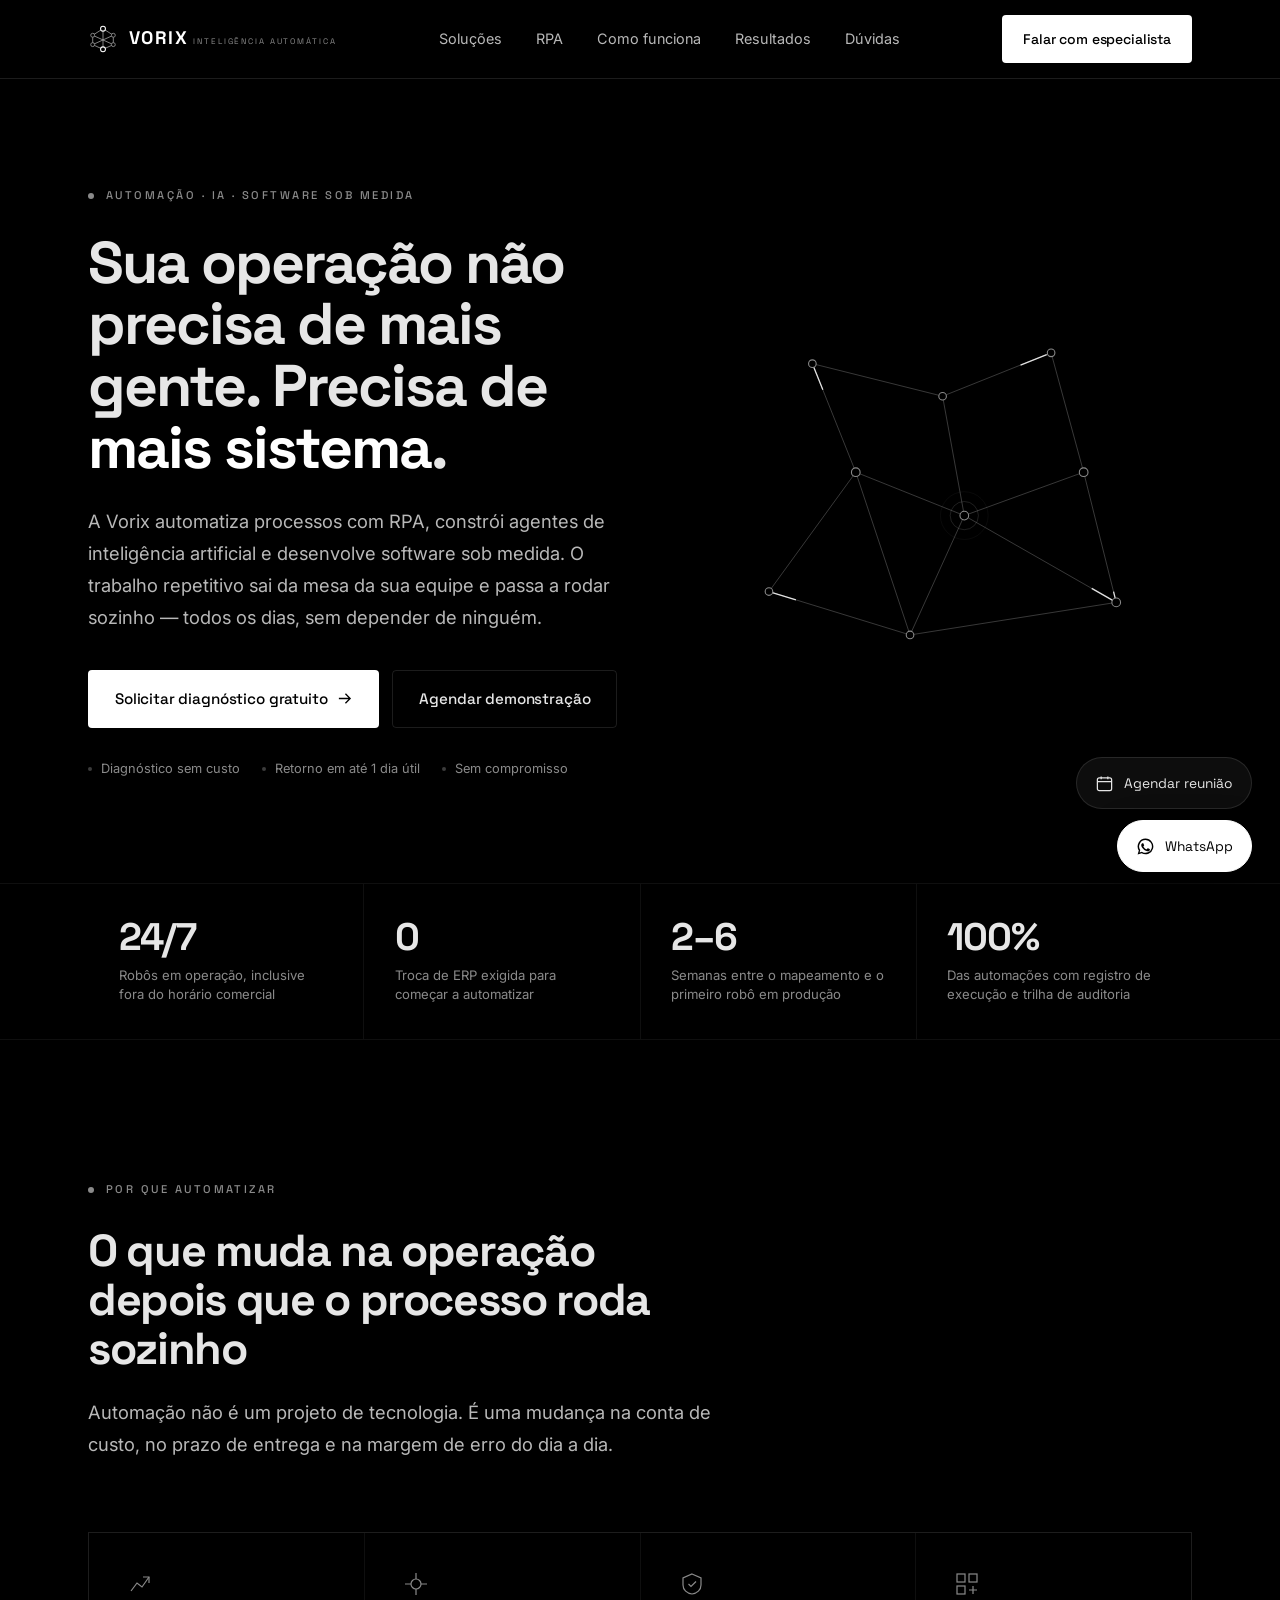
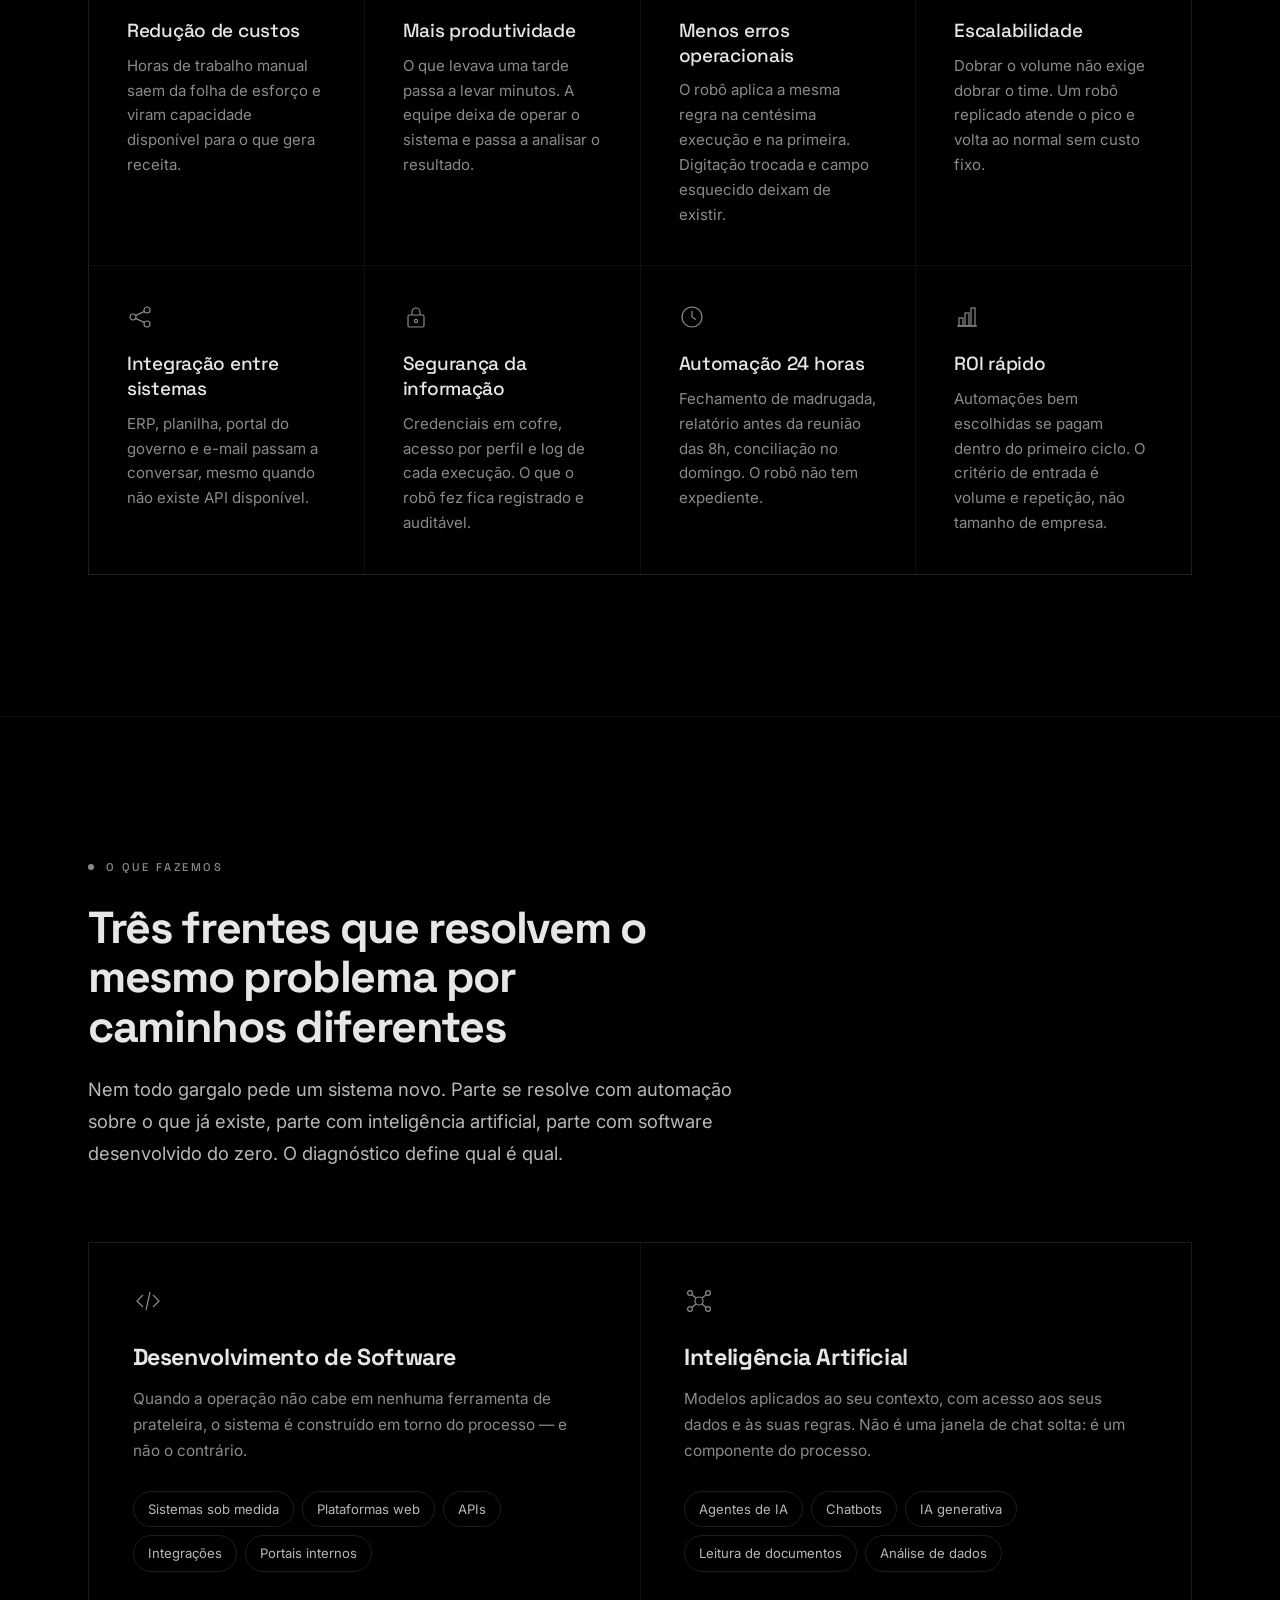
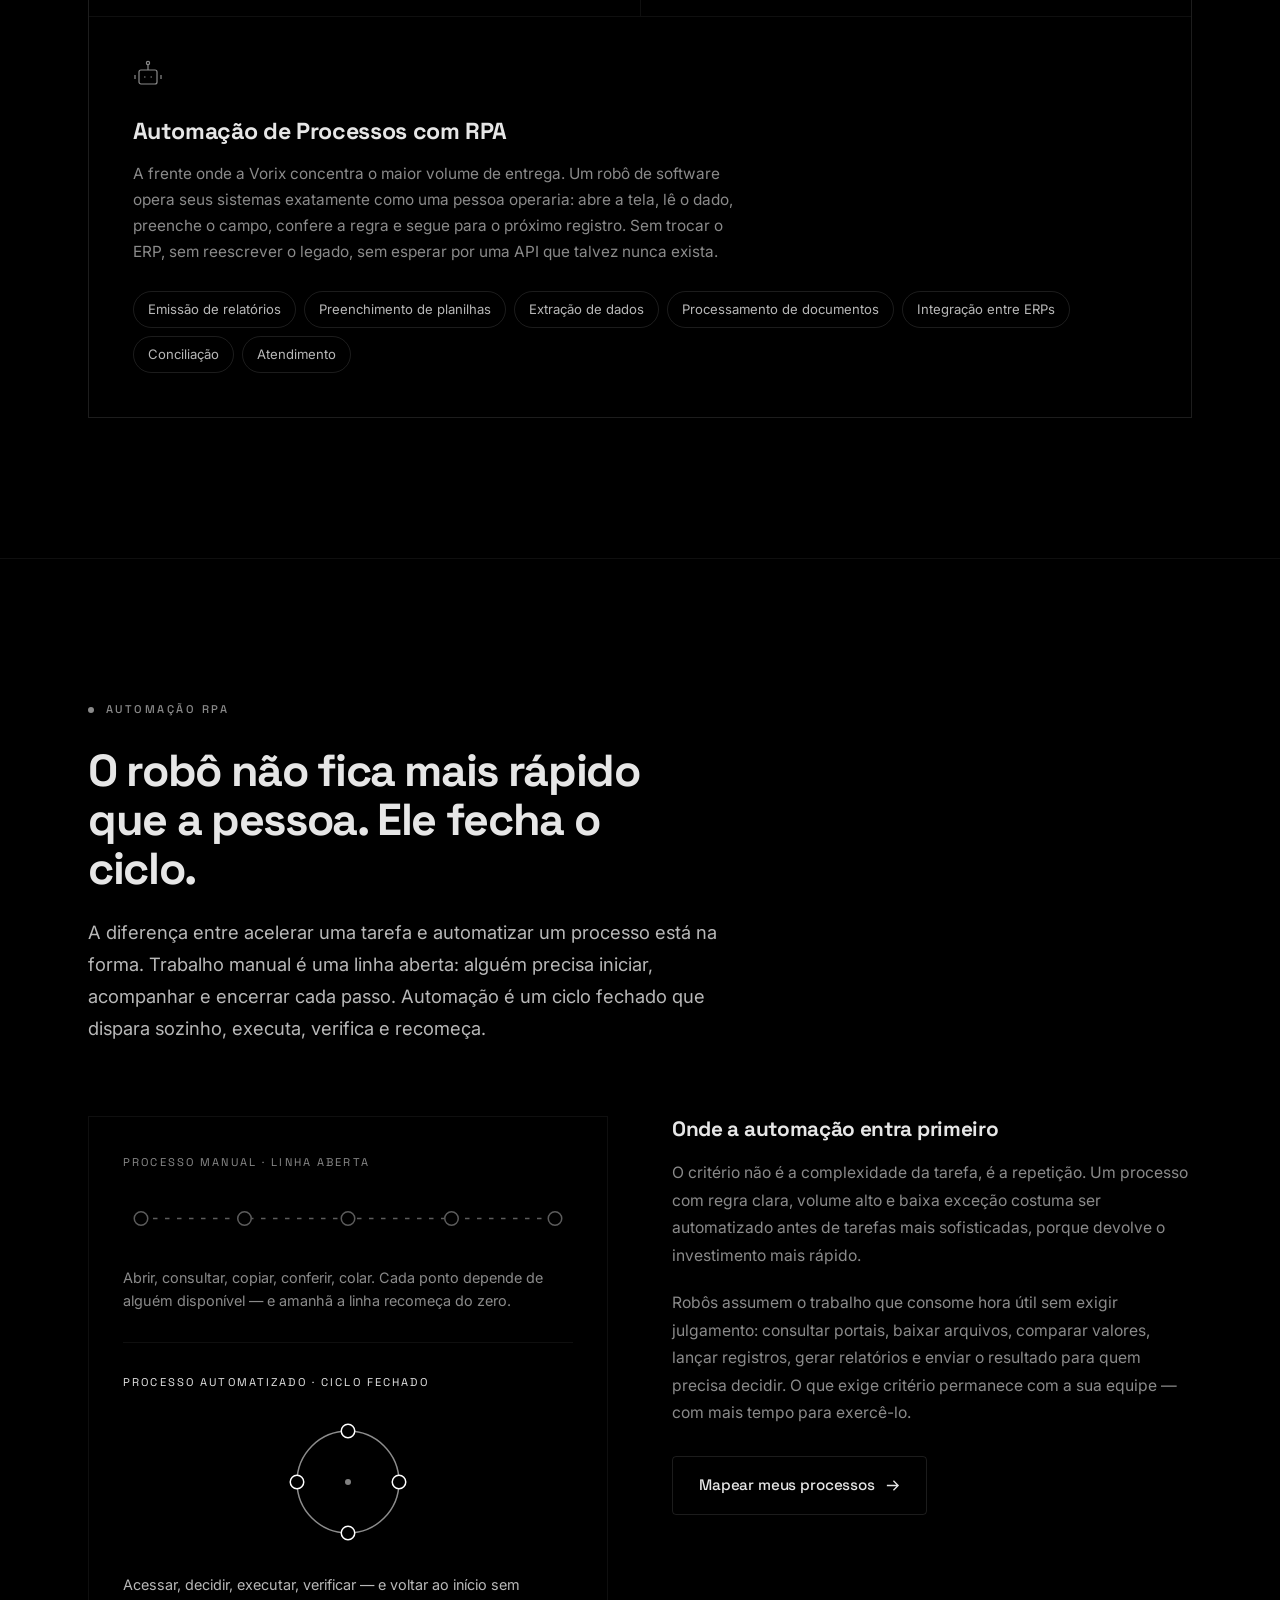
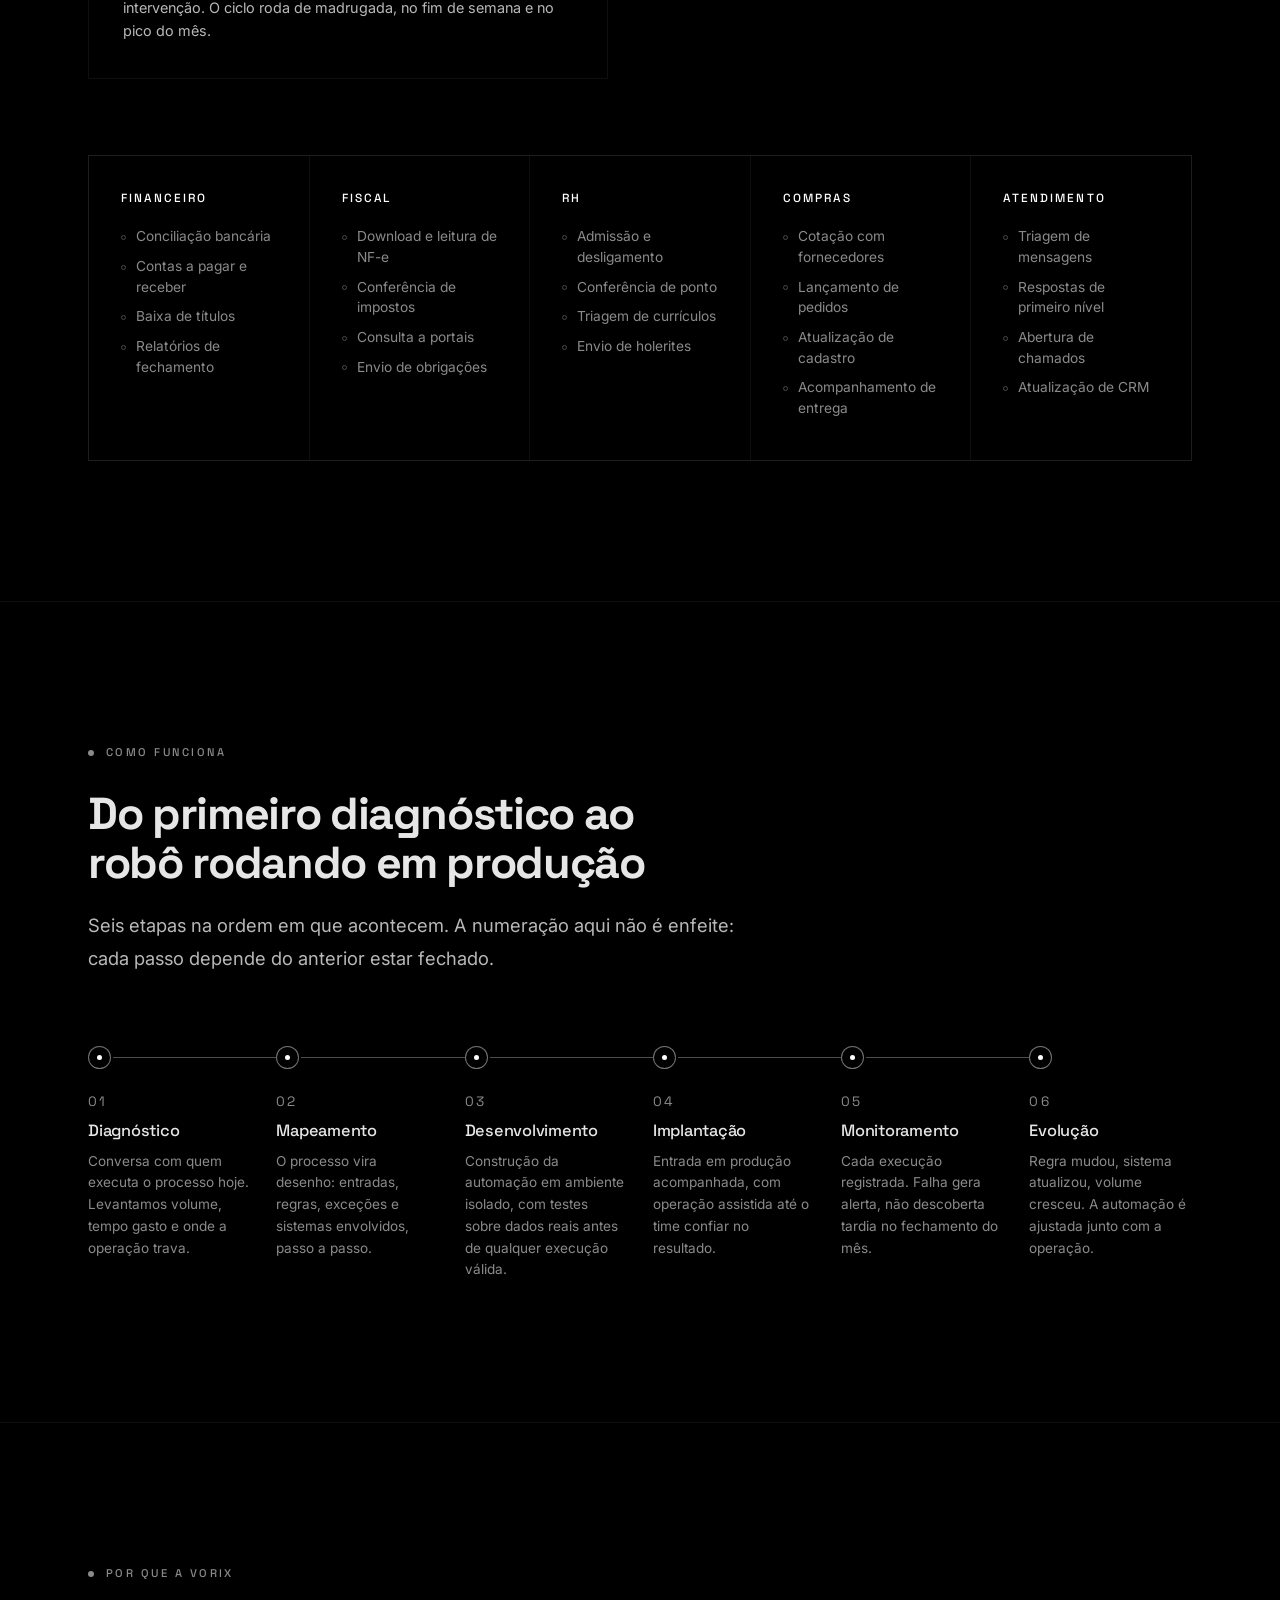
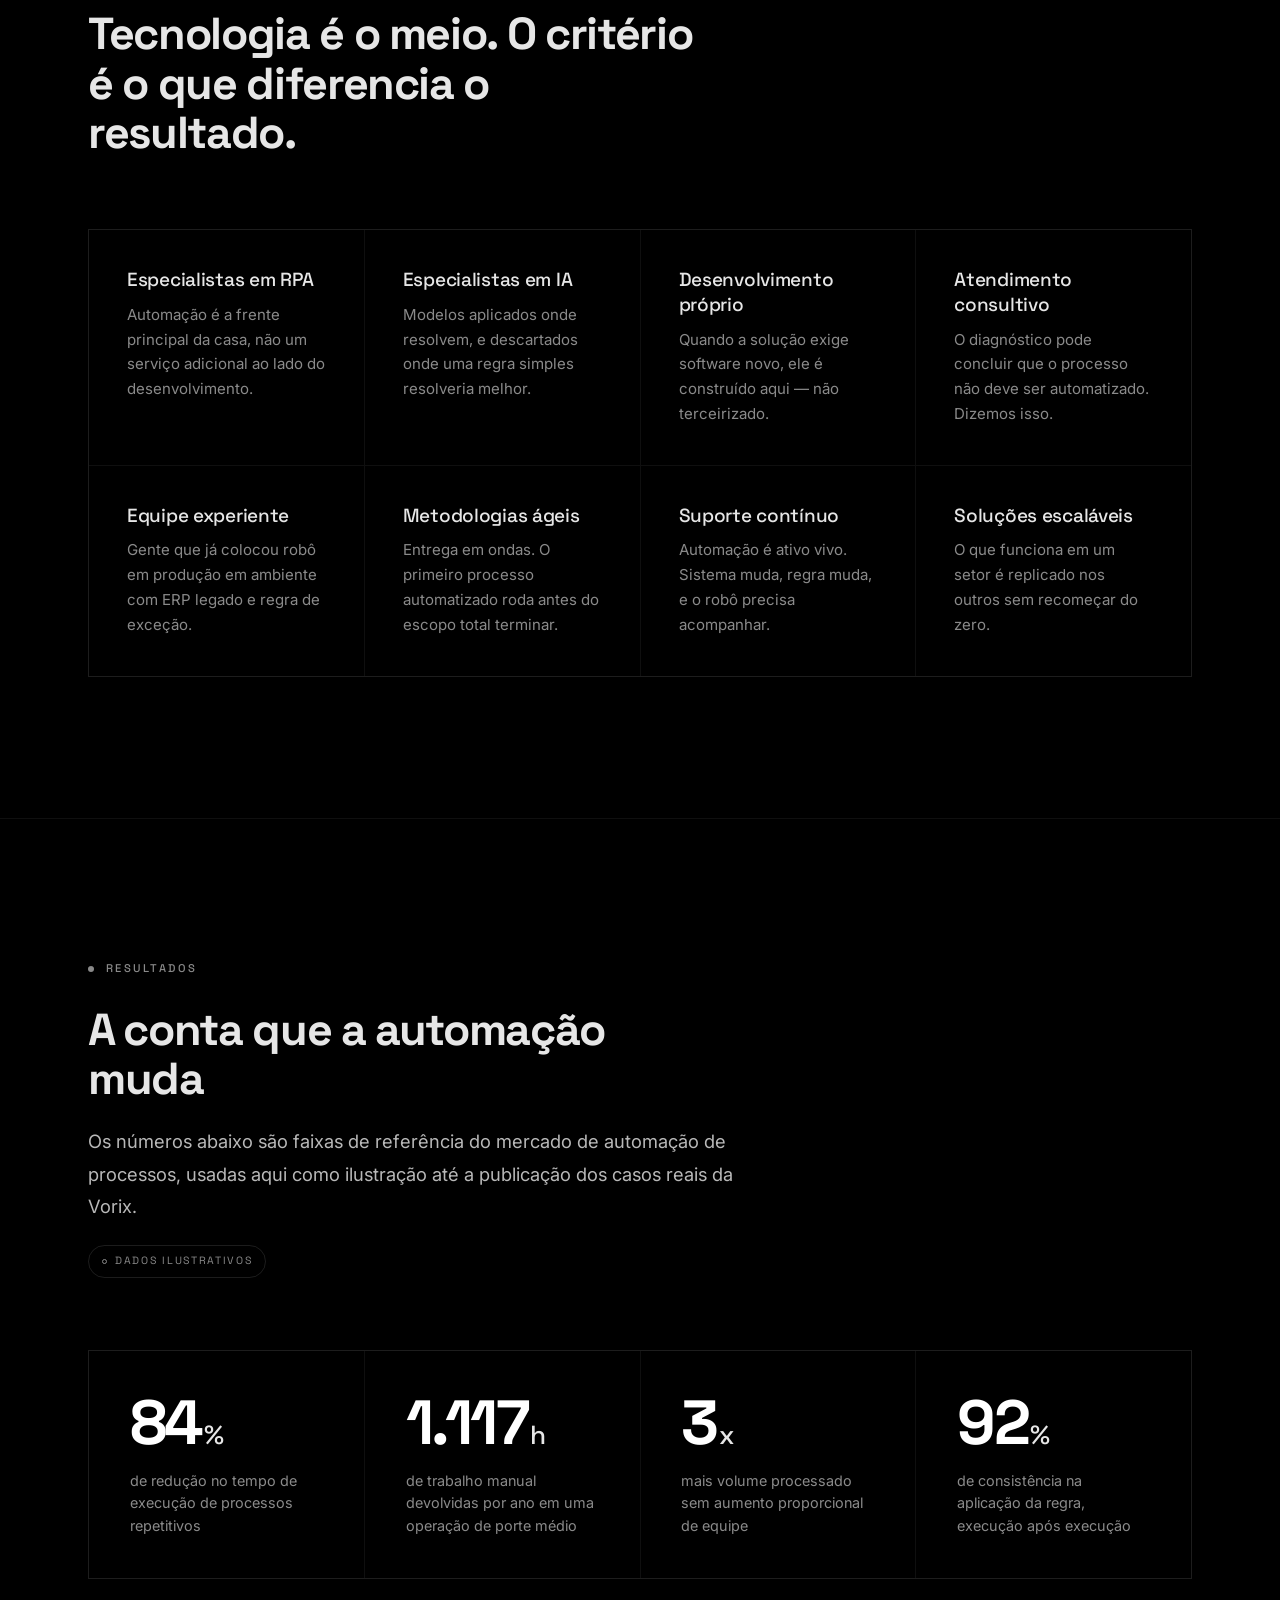
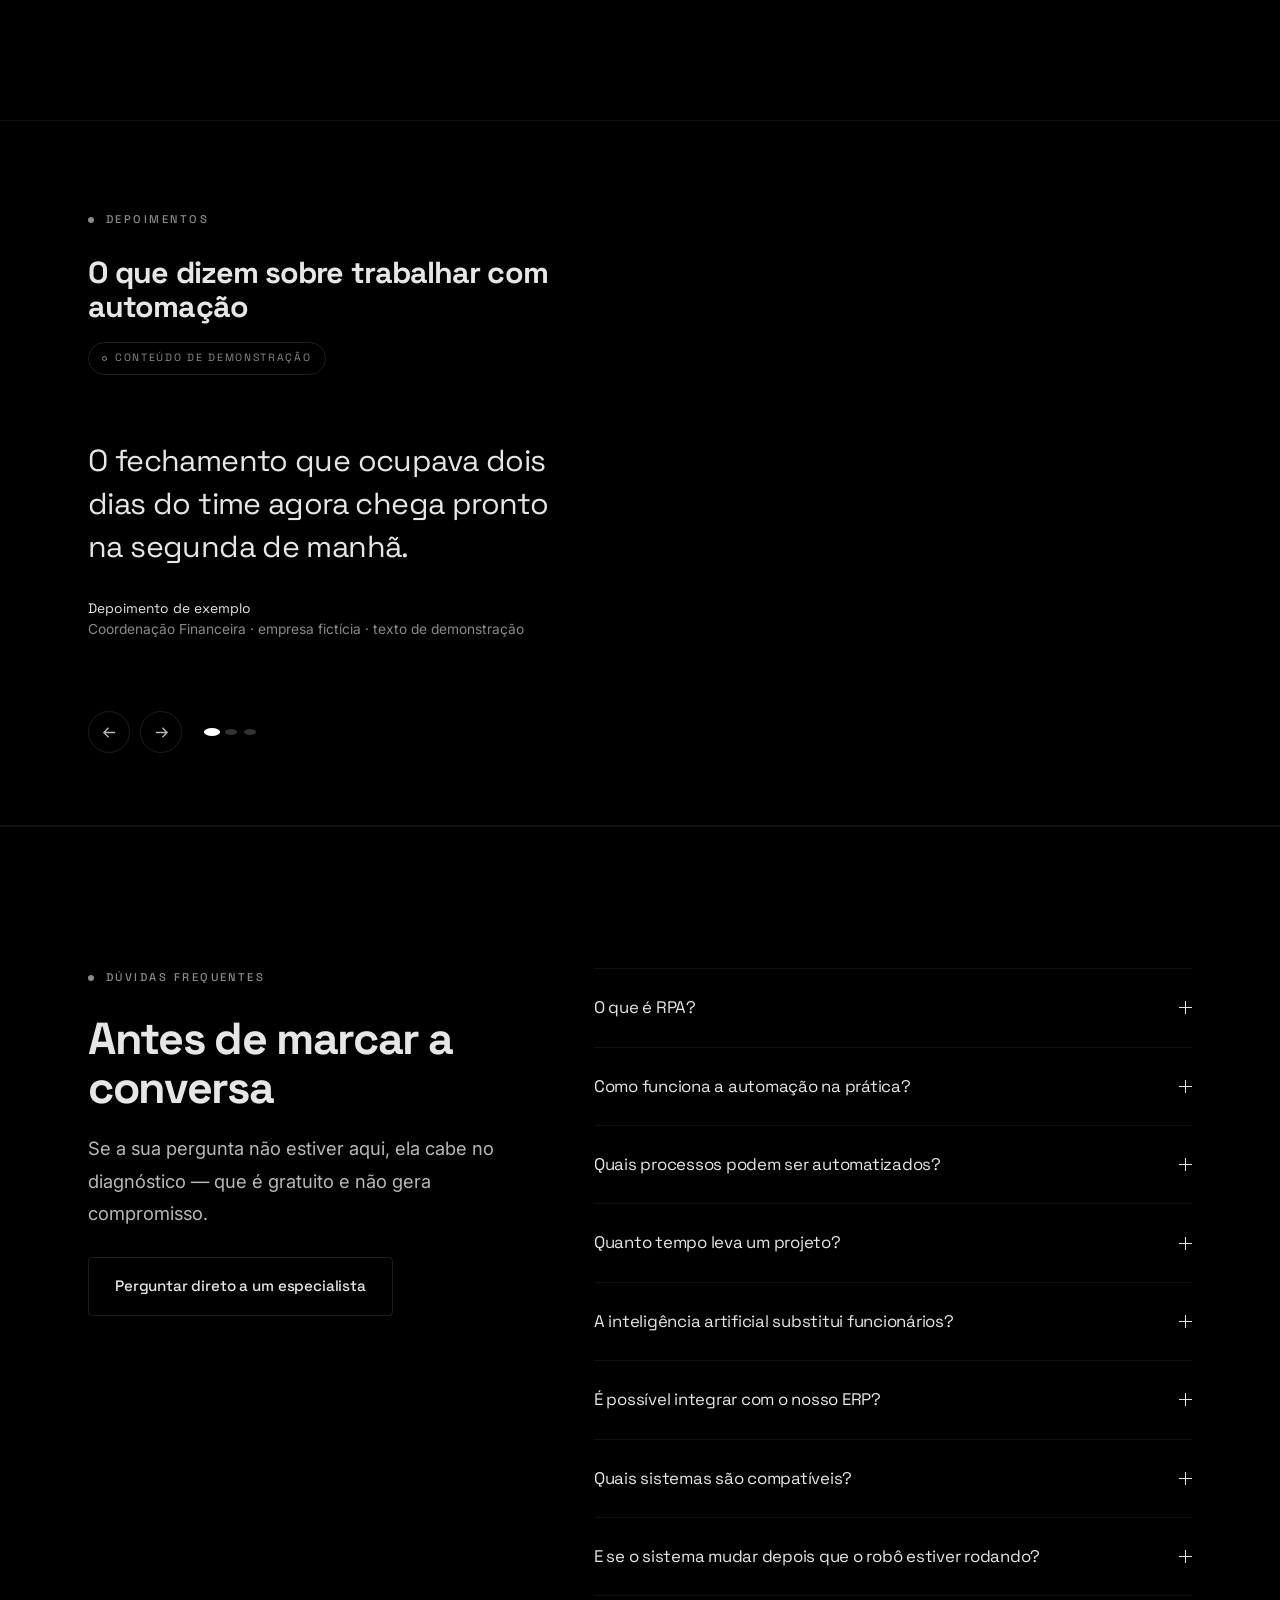
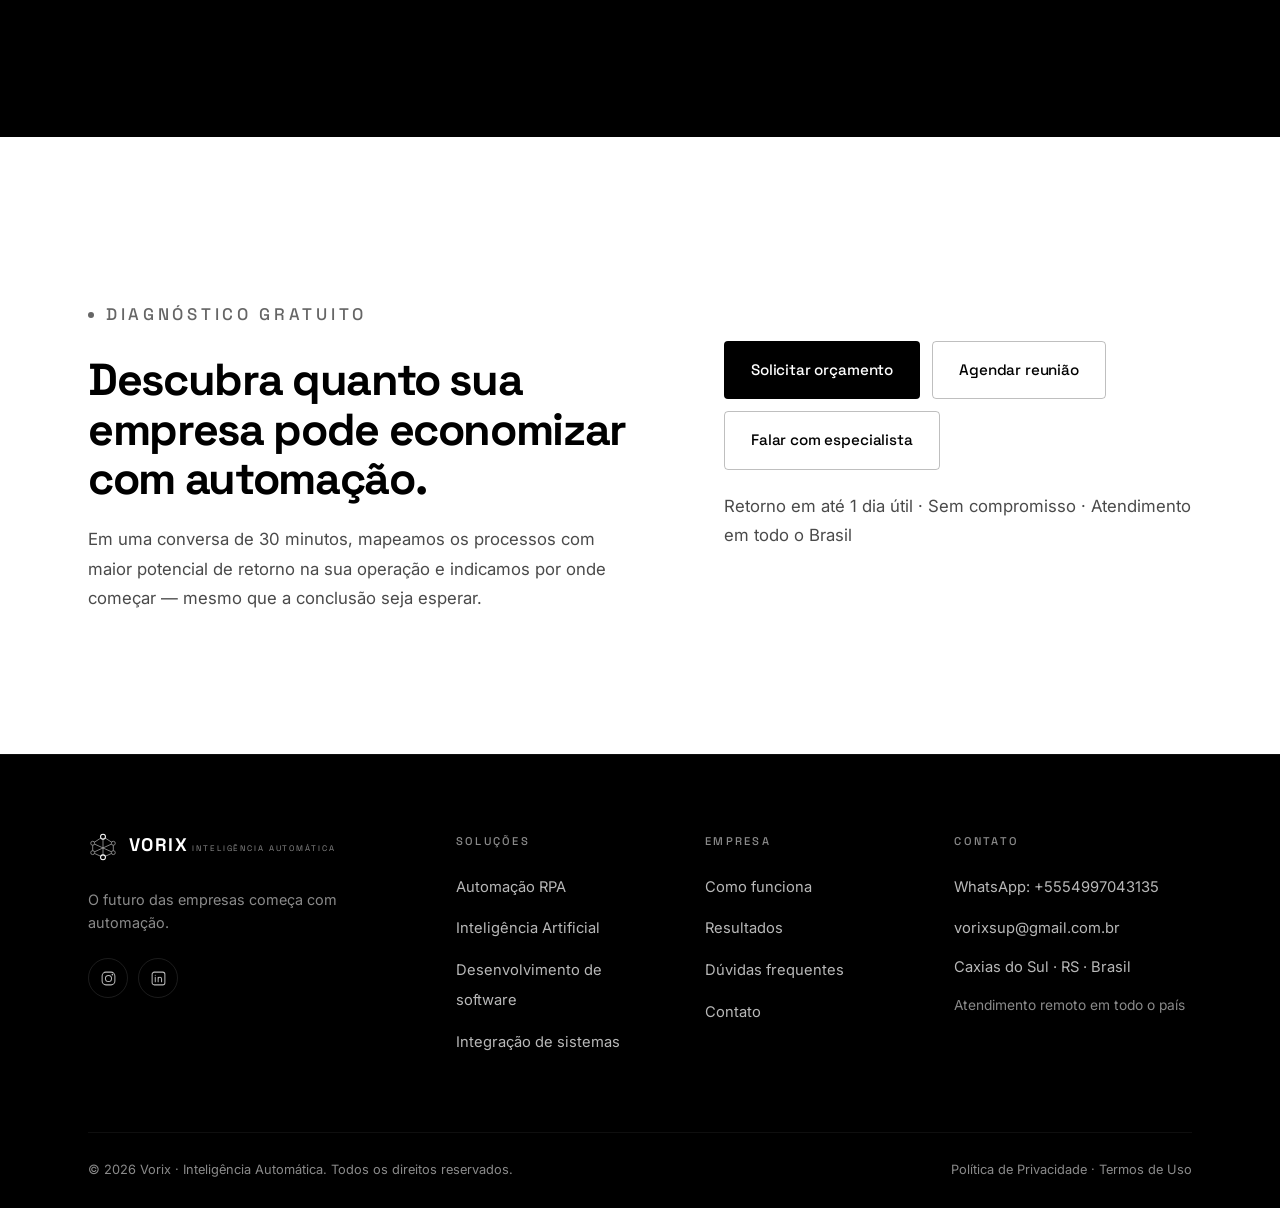
<file: vorix-prototipo-site.html>
<!DOCTYPE html>
<html lang="pt-BR">
<head>
<meta charset="utf-8">
<meta name="viewport" content="width=device-width, initial-scale=1">
<title>Vorix | Automação RPA, Inteligência Artificial e Desenvolvimento de Software</title>
<meta name="description" content="A Vorix automatiza processos com RPA e Inteligência Artificial e desenvolve software sob medida. Robôs que executam tarefas repetitivas 24 horas por dia. Diagnóstico gratuito.">
<meta name="theme-color" content="#000000">
<link rel="canonical" href="https://www.vorix.com.br/">

<!-- Open Graph -->
<meta property="og:type" content="website">
<meta property="og:locale" content="pt_BR">
<meta property="og:site_name" content="Vorix | Inteligência Automática">
<meta property="og:title" content="Vorix | Automação RPA, Inteligência Artificial e Software sob medida">
<meta property="og:description" content="Reduza custos e elimine tarefas repetitivas com automação de processos, IA e desenvolvimento de software. Diagnóstico gratuito.">
<meta property="og:url" content="https://www.vorix.com.br/">
<meta property="og:image" content="https://www.vorix.com.br/og-vorix.jpg">
<meta name="twitter:card" content="summary_large_image">
<meta name="twitter:title" content="Vorix | Inteligência Automática">
<meta name="twitter:description" content="Automação RPA, Inteligência Artificial e desenvolvimento de software para empresas.">

<link rel="preconnect" href="https://fonts.googleapis.com">
<link rel="preconnect" href="https://fonts.gstatic.com" crossorigin>
<link href="https://fonts.googleapis.com/css2?family=Space+Grotesk:wght@400;500;700&family=Inter:wght@400;500&display=swap" rel="stylesheet">

<script type="application/ld+json">
{
  "@context": "https://schema.org",
  "@graph": [
    {
      "@type": "Organization",
      "@id": "https://www.vorix.com.br/#org",
      "name": "Vorix | Inteligência Automática",
      "url": "https://www.vorix.com.br/",
      "description": "Automação de processos com RPA, Inteligência Artificial e desenvolvimento de software sob medida.",
      "sameAs": ["https://www.instagram.com/vorix_ia/"],
      "address": {"@type": "PostalAddress", "addressLocality": "São Paulo", "addressRegion": "SP", "addressCountry": "BR"}
    },
    {
      "@type": "Service",
      "name": "Automação de Processos com RPA",
      "provider": {"@id": "https://www.vorix.com.br/#org"},
      "areaServed": "BR",
      "serviceType": "Robotic Process Automation",
      "description": "Robôs de software que executam tarefas repetitivas em ERPs, planilhas, portais e sistemas internos, 24 horas por dia."
    },
    {
      "@type": "FAQPage",
      "mainEntity": [
        {"@type":"Question","name":"O que é RPA?","acceptedAnswer":{"@type":"Answer","text":"RPA (Robotic Process Automation) é um software que opera outros sistemas do mesmo jeito que uma pessoa: abre telas, lê dados, preenche campos, move arquivos e aplica regras. Não exige trocar o ERP nem reescrever sistemas existentes."}},
        {"@type":"Question","name":"Quais processos podem ser automatizados?","acceptedAnswer":{"@type":"Answer","text":"Processos com regra clara, alto volume e repetição: conciliação financeira, emissão de relatórios, lançamento de notas, integração entre sistemas sem API, extração de dados de portais e triagem de documentos."}},
        {"@type":"Question","name":"Quanto tempo leva um projeto de automação?","acceptedAnswer":{"@type":"Answer","text":"Uma automação isolada costuma ir de duas a seis semanas entre mapeamento e produção. Projetos com vários processos são entregues em ondas, com o primeiro robô rodando antes do fim do escopo total."}},
        {"@type":"Question","name":"A inteligência artificial substitui funcionários?","acceptedAnswer":{"@type":"Answer","text":"Na prática ela substitui tarefas, não pessoas. O que sai da mesa é o trabalho mecânico: copiar, colar, conferir, transcrever. O que fica é decisão, exceção e relacionamento."}},
        {"@type":"Question","name":"É possível integrar com o ERP que já usamos?","acceptedAnswer":{"@type":"Answer","text":"Sim. Quando existe API, a integração é feita por ela. Quando não existe, o robô opera a interface do sistema como um usuário, o que permite automatizar softwares legados e sistemas fechados."}}
      ]
    }
  ]
}
</script>

<style>
/* ============================================================
   VORIX — SISTEMA DE DESIGN
   Paleta monocromática extraída do perfil oficial da marca.
   Regra da marca: não existe cor de destaque. Hierarquia por
   tom, peso e escala. Branco puro é o recurso mais escasso.
   ============================================================ */
:root{
  --ink:#000000;          /* fundo base — preto puro */
  --raise:#080808;        /* superfície de card */
  --line:rgba(255,255,255,.11);
  --line-soft:rgba(255,255,255,.06);
  --title:#E6E6E6;
  --body:#B8B8B8;
  --mute:#8A8A8A;
  --pure:#FFFFFF;

  --font-display:'Space Grotesk','Futura','Century Gothic',ui-sans-serif,system-ui,sans-serif;
  --font-text:'Inter',ui-sans-serif,system-ui,-apple-system,'Segoe UI',sans-serif;

  --wrap:1200px;
  --gutter:clamp(20px,5vw,48px);
  --section:clamp(84px,11vw,148px);
  --radius:4px;
  --ease:cubic-bezier(.22,.68,.28,1);
}

*,*::before,*::after{box-sizing:border-box}
html{scroll-behavior:smooth;-webkit-text-size-adjust:100%}
body{
  margin:0;background:var(--ink);color:var(--body);
  font-family:var(--font-text);font-size:1.0625rem;line-height:1.75;
  -webkit-font-smoothing:antialiased;overflow-x:hidden;
}
img,svg{max-width:100%;display:block}
a{color:inherit;text-decoration:none}
button{font:inherit;color:inherit;background:none;border:0;cursor:pointer}
ul,ol{margin:0;padding:0;list-style:none}

:focus-visible{outline:2px solid var(--pure);outline-offset:3px}

.skip{
  position:absolute;left:-9999px;top:12px;z-index:200;
  background:var(--pure);color:#000;padding:10px 18px;font-weight:700;border-radius:var(--radius);
}
.skip:focus{left:12px}

.wrap{max-width:var(--wrap);margin-inline:auto;padding-inline:var(--gutter)}
section[id]{scroll-margin-top:92px}
.section{padding-block:var(--section);position:relative}
.section--edge{border-top:1px solid var(--line-soft)}

/* ---------- Tipografia ---------- */
h1,h2,h3,h4{font-family:var(--font-display);color:var(--title);margin:0;font-weight:700}
h1{font-size:clamp(2.15rem,4.6vw,3.8rem);line-height:1.05;letter-spacing:-.034em;max-width:15ch}
h2{font-size:clamp(1.85rem,3.5vw,2.9rem);line-height:1.1;letter-spacing:-.03em}
h3{font-size:1.1875rem;line-height:1.3;letter-spacing:-.015em;font-weight:500}
p{margin:0}
strong{color:var(--title);font-weight:500}
.hl{color:var(--pure)}

.eyebrow{
  font-family:var(--font-display);font-size:.7rem;font-weight:500;
  text-transform:uppercase;letter-spacing:.22em;color:var(--mute);
  display:flex;align-items:center;gap:12px;margin-bottom:26px;
}
.eyebrow::before{content:"";width:6px;height:6px;border-radius:50%;background:var(--mute);flex:none}

.lede{font-size:clamp(1.02rem,1.5vw,1.15rem);color:var(--body);max-width:56ch}
.head{margin-bottom:clamp(48px,6vw,72px)}
.head h2{max-width:21ch}
.head .lede{margin-top:22px}

/* ---------- Botões ---------- */
.btn{
  display:inline-flex;align-items:center;justify-content:center;gap:10px;
  font-family:var(--font-display);font-weight:500;font-size:.95rem;letter-spacing:-.01em;
  padding:15px 26px;border-radius:var(--radius);border:1px solid transparent;
  transition:background .3s var(--ease),color .3s var(--ease),border-color .3s var(--ease),transform .3s var(--ease);
}
.btn--solid{background:var(--pure);color:#000}
.btn--solid:hover{transform:translateY(-2px)}
.btn--ghost{border-color:var(--line);color:var(--title)}
.btn--ghost:hover{border-color:rgba(255,255,255,.4);background:rgba(255,255,255,.03)}
.btn--dark{background:#000;color:var(--pure)}
.btn--dark:hover{transform:translateY(-2px)}
.btn--outline-dark{border-color:rgba(0,0,0,.25);color:#000}
.btn--outline-dark:hover{border-color:#000;background:rgba(0,0,0,.05)}
.btn svg{width:15px;height:15px;flex:none}

/* ---------- Cabeçalho ---------- */
.header{
  position:fixed;inset:0 0 auto 0;z-index:100;
  transition:background .4s var(--ease),border-color .4s var(--ease),backdrop-filter .4s var(--ease);
  border-bottom:1px solid transparent;
}
.header.is-stuck{background:rgba(0,0,0,.82);backdrop-filter:blur(14px);border-bottom-color:var(--line-soft)}
.header__in{display:flex;align-items:center;justify-content:space-between;gap:24px;height:78px}
.nav{display:flex;align-items:center;gap:34px}
.nav a{font-size:.9rem;color:var(--body);transition:color .25s var(--ease)}
.nav a:hover{color:var(--pure)}
.header .btn{padding:11px 20px;font-size:.875rem}
.burger{display:none;width:44px;height:44px;align-items:center;justify-content:center;margin-right:-10px}
.burger span{display:block;width:20px;height:1px;background:var(--title);position:relative;transition:background .2s}
.burger span::before,.burger span::after{content:"";position:absolute;left:0;width:20px;height:1px;background:var(--title);transition:transform .3s var(--ease)}
.burger span::before{top:-6px}.burger span::after{top:6px}
.burger[aria-expanded="true"] span{background:transparent}
.burger[aria-expanded="true"] span::before{transform:translateY(6px) rotate(45deg)}
.burger[aria-expanded="true"] span::after{transform:translateY(-6px) rotate(-45deg)}

.drawer{
  position:fixed;inset:78px 0 auto 0;z-index:99;background:#000;
  border-bottom:1px solid var(--line);
  display:grid;grid-template-rows:0fr;transition:grid-template-rows .4s var(--ease);
}
.drawer.is-open{grid-template-rows:1fr}
.drawer__in{overflow:hidden}
.drawer__pad{padding:8px var(--gutter) 32px;display:grid;gap:4px}
.drawer a{padding:14px 0;border-bottom:1px solid var(--line-soft);font-family:var(--font-display);font-size:1.05rem;color:var(--title)}
.drawer .btn{margin-top:20px}

/* ---------- Marca ---------- */
.brand{display:flex;align-items:center;gap:11px}
.brand__mark{width:30px;height:30px;flex:none}
.brand__word{font-family:var(--font-display);font-weight:700;font-size:1.14rem;letter-spacing:.08em;color:var(--pure);line-height:1}
.brand__tag{font-family:var(--font-display);font-weight:400;font-size:.5rem;letter-spacing:.235em;color:var(--mute);text-transform:uppercase;margin-top:4px;white-space:nowrap}

/* ---------- Nós (linguagem gráfica da marca) ---------- */
.node-dot{fill:none;stroke:currentColor;stroke-width:1}
.edge{stroke:currentColor;stroke-width:.75;fill:none}

/* ---------- Reveal ---------- */
[data-reveal]{opacity:0;transform:translateY(22px);transition:opacity .85s var(--ease),transform .85s var(--ease)}
[data-reveal].is-in{opacity:1;transform:none}

/* ---------- Grades ---------- */
.grid{display:grid;gap:1px;background:var(--line-soft);border:1px solid var(--line-soft)}
.grid--4{grid-template-columns:repeat(4,1fr)}
.grid--3{grid-template-columns:repeat(3,1fr)}
.cell{background:var(--ink);padding:clamp(26px,3vw,38px);transition:background .4s var(--ease)}
.cell:hover{background:var(--raise)}
.cell__icon{color:var(--mute);margin-bottom:22px;transition:color .4s var(--ease)}
.cell:hover .cell__icon{color:var(--pure)}
.cell h3{margin-bottom:10px}
.cell p{font-size:.94rem;line-height:1.65;color:var(--mute)}

@media (max-width:980px){.grid--4{grid-template-columns:repeat(2,1fr)}.grid--3{grid-template-columns:1fr}}
@media (max-width:560px){.grid--4{grid-template-columns:1fr}}

/* ---------- Rótulo de conteúdo ilustrativo ---------- */
.demo-tag{
  display:inline-flex;align-items:center;gap:8px;
  font-family:var(--font-display);font-size:.66rem;text-transform:uppercase;letter-spacing:.16em;
  color:var(--mute);border:1px solid var(--line);border-radius:999px;padding:6px 13px;
}
.demo-tag::before{content:"";width:5px;height:5px;border-radius:50%;border:1px solid var(--mute)}

/* ---------- Hero ---------- */
.hero{padding-top:clamp(132px,16vw,186px);padding-bottom:clamp(64px,8vw,104px);position:relative}
.hero__grid{display:grid;grid-template-columns:1.04fr .96fr;gap:clamp(36px,5vw,72px);align-items:center}
.hero h1{margin-bottom:26px}
.hero .lede{max-width:50ch}
.hero__cta{display:flex;flex-wrap:wrap;gap:13px;margin-top:36px}
.hero__meta{margin-top:30px;display:flex;flex-wrap:wrap;gap:6px 22px;font-size:.8rem;color:var(--mute)}
.hero__meta li{display:flex;align-items:center;gap:9px}
.hero__meta li::before{content:"";width:4px;height:4px;border-radius:50%;background:#3c3c3c;flex:none}

.constellation{width:100%;height:auto;color:var(--mute)}
.constellation .edge{opacity:.5}
.constellation .n{fill:#000;stroke:currentColor;stroke-width:1}
.constellation .n--live{stroke:var(--pure)}
.pulse{transform-box:fill-box;transform-origin:center;animation:pulse 4s var(--ease) infinite}
.pulse--b{animation-delay:1.1s}.pulse--c{animation-delay:2.3s}.pulse--d{animation-delay:3.1s}
@keyframes pulse{0%,100%{opacity:.35;r:3.5}50%{opacity:1;r:5}}
.signal{stroke:var(--pure);stroke-width:1.2;fill:none;stroke-dasharray:26 420;animation:travel 5.5s linear infinite;opacity:.85}
.signal--b{animation-delay:1.8s}.signal--c{animation-delay:3.4s}
@keyframes travel{from{stroke-dashoffset:446}to{stroke-dashoffset:0}}

/* ---------- Faixa de indicadores ---------- */
.strip{border-top:1px solid var(--line-soft);border-bottom:1px solid var(--line-soft)}
.strip__in{display:grid;grid-template-columns:repeat(4,1fr);gap:1px;background:var(--line-soft)}
.strip__i{background:var(--ink);padding:34px clamp(16px,2.4vw,32px)}
.strip__n{font-family:var(--font-display);font-weight:700;font-size:clamp(1.8rem,3vw,2.5rem);color:var(--title);letter-spacing:-.03em;line-height:1}
.strip__l{font-size:.82rem;color:var(--mute);margin-top:10px;line-height:1.45}
@media (max-width:760px){.strip__in{grid-template-columns:repeat(2,1fr)}}

/* ---------- Serviços ---------- */
.svc{display:grid;grid-template-columns:1fr 1fr;gap:1px;background:var(--line-soft);border:1px solid var(--line-soft)}
.svc__card{background:var(--ink);padding:clamp(30px,3.4vw,48px);transition:background .4s var(--ease)}
.svc__card:hover{background:var(--raise)}
.svc__card--wide{grid-column:1/-1}
.svc__ico{color:var(--mute);margin-bottom:26px;transition:color .4s var(--ease)}
.svc__card:hover .svc__ico{color:var(--pure)}
.svc__card h3{font-size:1.45rem;font-weight:700;margin-bottom:14px}
.svc__card p{font-size:.96rem;color:var(--mute);line-height:1.7;max-width:60ch}
.svc__list{margin-top:26px;display:flex;flex-wrap:wrap;gap:8px}
.svc__list li{font-size:.82rem;color:var(--body);border:1px solid var(--line);border-radius:999px;padding:6px 14px}
@media (max-width:860px){.svc{grid-template-columns:1fr}}

/* ---------- RPA ---------- */
.rpa__top{display:grid;grid-template-columns:1fr 1fr;gap:clamp(32px,5vw,72px);align-items:start;margin-bottom:clamp(52px,6vw,76px)}
.rpa__cycle{border:1px solid var(--line-soft);padding:clamp(24px,3vw,34px)}
.cmp__row{padding:30px 0}
.cmp__row+.cmp__row{border-top:1px solid var(--line-soft)}
.cmp__row:first-child{padding-top:2px}
.cmp__row:last-child{padding-bottom:2px}
.cmp__svg{color:#5c5c5c;width:100%;height:auto;margin:20px 0 22px}
.cmp__row--on .cmp__svg{color:var(--pure)}
.cmp__t{font-family:var(--font-display);font-size:.7rem;text-transform:uppercase;letter-spacing:.19em;color:var(--mute)}
.cmp__row--on .cmp__t{color:var(--title)}
.cmp__d{font-size:.9rem;line-height:1.6;color:var(--mute)}
.cmp__row--on .cmp__d{color:var(--body)}
.dash{stroke-dasharray:3 5}
.orbit{transform-box:view-box;transform-origin:150px 46px;animation:orbit 14s linear infinite}
@keyframes orbit{to{transform:rotate(360deg)}}

.areas{display:grid;grid-template-columns:repeat(5,1fr);gap:1px;background:var(--line-soft);border:1px solid var(--line-soft)}
.area{background:var(--ink);padding:clamp(24px,2.6vw,32px);transition:background .4s var(--ease)}
.area:hover{background:var(--raise)}
.area h4{font-family:var(--font-display);font-size:.74rem;text-transform:uppercase;letter-spacing:.18em;color:var(--pure);font-weight:500;margin-bottom:18px}
.area li{font-size:.86rem;color:var(--mute);line-height:1.5;padding-left:15px;position:relative;margin-bottom:9px}
.area li::before{content:"";position:absolute;left:0;top:.62em;width:5px;height:5px;border:1px solid #4a4a4a;border-radius:50%}
@media (max-width:1000px){.areas{grid-template-columns:repeat(2,1fr)}.area:last-child{grid-column:1/-1}.rpa__top{grid-template-columns:1fr}}
@media (max-width:520px){.areas{grid-template-columns:1fr}}

/* ---------- Como funciona ---------- */
.flow{position:relative}
.flow__steps{--fgap:clamp(16px,2vw,28px);display:grid;grid-template-columns:repeat(6,1fr);gap:var(--fgap);position:relative}
.step{position:relative}
.step::after{content:"";position:absolute;left:25px;top:11px;width:calc(100% - 25px + var(--fgap));height:1px;
  background:rgba(255,255,255,.3);transform:scaleX(0);transform-origin:left;transition:transform .6s var(--ease)}
.step:last-child::after{content:none}
.flow.is-in .step::after{transform:scaleX(1)}
.step:nth-child(1)::after{transition-delay:.20s}
.step:nth-child(2)::after{transition-delay:.60s}
.step:nth-child(3)::after{transition-delay:1.00s}
.step:nth-child(4)::after{transition-delay:1.40s}
.step:nth-child(5)::after{transition-delay:1.80s}
.step:nth-child(2) .step__dot{transition-delay:.55s}
.step:nth-child(3) .step__dot{transition-delay:.95s}
.step:nth-child(4) .step__dot{transition-delay:1.35s}
.step:nth-child(5) .step__dot{transition-delay:1.75s}
.step:nth-child(6) .step__dot{transition-delay:2.15s}
.step__dot{width:23px;height:23px;border:1px solid var(--line);border-radius:50%;background:#000;display:grid;place-items:center;transition:border-color .5s var(--ease),background .5s var(--ease)}
.step__dot::after{content:"";width:5px;height:5px;border-radius:50%;background:#3c3c3c;transition:background .5s var(--ease)}
.flow.is-in .step__dot{border-color:rgba(255,255,255,.45)}
.flow.is-in .step__dot::after{background:var(--pure)}
.step__n{font-family:var(--font-display);font-size:.68rem;letter-spacing:.16em;color:var(--mute);margin:22px 0 8px}
.step h3{font-size:1.02rem;margin-bottom:9px}
.step p{font-size:.85rem;color:var(--mute);line-height:1.6}
@media (max-width:900px){
  .flow__steps{grid-template-columns:1fr;gap:0}
  .step{padding:0 0 36px 44px}
  .step__dot{position:absolute;left:0;top:0}
  .step__n{margin-top:0}
  .step::after{left:11px;top:26px;width:1px;height:calc(100% - 26px);transform:scaleY(0);transform-origin:top}
  .flow.is-in .step::after{transform:scaleY(1)}
}

/* ---------- Resultados ---------- */
.kpi{display:grid;grid-template-columns:repeat(4,1fr);gap:1px;background:var(--line-soft);border:1px solid var(--line-soft)}
.kpi__i{background:var(--ink);padding:clamp(30px,3.2vw,44px)}
.kpi__n{font-family:var(--font-display);font-weight:700;font-size:clamp(2.6rem,5vw,3.9rem);line-height:1;letter-spacing:-.04em;color:var(--pure)}
.kpi__n small{font-size:.42em;font-weight:500;letter-spacing:0;margin-left:2px;color:var(--title)}
.kpi__l{margin-top:16px;font-size:.9rem;color:var(--mute);line-height:1.55}
@media (max-width:900px){.kpi{grid-template-columns:repeat(2,1fr)}}
@media (max-width:480px){.kpi{grid-template-columns:1fr}}

/* ---------- Depoimentos ---------- */
.quotes{position:relative;overflow:hidden;border-top:1px solid var(--line-soft);border-bottom:1px solid var(--line-soft)}
.quotes__win{overflow:hidden}
.quotes__track{display:flex;transition:transform .7s var(--ease)}
.quote{flex:0 0 100%;margin:0;padding:clamp(40px,5vw,64px) 0}
.quote blockquote{margin:0;font-family:var(--font-display);font-weight:400;
  font-size:clamp(1.25rem,2.6vw,1.9rem);line-height:1.42;letter-spacing:-.02em;color:var(--title);max-width:26ch}
.quote figcaption{margin-top:30px;font-size:.86rem;color:var(--mute);line-height:1.5}
.quote cite{font-style:normal;color:var(--title);display:block;font-family:var(--font-display)}
.quotes__nav{display:flex;align-items:center;gap:10px;margin-top:8px}
.qbtn{width:42px;height:42px;border:1px solid var(--line);border-radius:50%;display:grid;place-items:center;color:var(--body);transition:border-color .3s,color .3s}
.qbtn:hover{border-color:rgba(255,255,255,.45);color:var(--pure)}
.dots{display:flex;gap:7px;margin-left:14px}
.dot{width:6px;height:6px;border-radius:50%;background:#333;transition:background .3s,transform .3s}
.dot[aria-current="true"]{background:var(--pure);transform:scale(1.35)}

/* ---------- FAQ ---------- */
.faq{display:grid;grid-template-columns:.85fr 1.15fr;gap:clamp(36px,5vw,72px);align-items:start}
.faq__list{border-top:1px solid var(--line-soft)}
.faq__item{border-bottom:1px solid var(--line-soft)}
.faq__q{width:100%;display:flex;align-items:center;justify-content:space-between;gap:24px;
  text-align:left;padding:24px 0;font-family:var(--font-display);font-size:1.05rem;color:var(--title);
  letter-spacing:-.015em;transition:color .3s}
.faq__q:hover{color:var(--pure)}
.faq__sign{position:relative;width:13px;height:13px;flex:none}
.faq__sign::before,.faq__sign::after{content:"";position:absolute;background:currentColor;transition:transform .35s var(--ease),opacity .35s}
.faq__sign::before{left:0;top:6px;width:13px;height:1px}
.faq__sign::after{left:6px;top:0;width:1px;height:13px}
.faq__q[aria-expanded="true"] .faq__sign::after{transform:rotate(90deg);opacity:0}
.faq__a{overflow:hidden;max-height:0;transition:max-height .45s var(--ease)}
.faq__a p{padding-bottom:26px;font-size:.95rem;color:var(--mute);line-height:1.72;max-width:62ch}
@media (max-width:900px){.faq{grid-template-columns:1fr}}

/* ---------- CTA final (único bloco branco do site) ---------- */
.final{background:var(--pure);color:#111}
.final h2{color:#000;max-width:19ch}
.final .eyebrow{color:#666}
.final .eyebrow::before{background:#666}
.final p{color:#4a4a4a;max-width:50ch;margin-top:22px;font-size:1.05rem}
.final__in{display:grid;grid-template-columns:1.1fr .9fr;gap:clamp(36px,5vw,72px);align-items:center}
.final__acts{display:flex;flex-wrap:wrap;gap:12px}
.final__note{margin-top:24px;font-size:.82rem;color:#777}
@media (max-width:860px){.final__in{grid-template-columns:1fr}}

/* ---------- Rodapé ---------- */
.foot{border-top:1px solid var(--line-soft);padding-block:clamp(56px,6vw,80px) 0}
.foot__grid{display:grid;grid-template-columns:1.6fr 1fr 1fr 1.2fr;gap:clamp(28px,4vw,56px)}
.foot h4{font-family:var(--font-display);font-size:.7rem;text-transform:uppercase;letter-spacing:.2em;color:var(--mute);font-weight:500;margin-bottom:20px}
.foot li{margin-bottom:12px}
.foot a{font-size:.92rem;color:var(--body);transition:color .25s}
.foot a:hover{color:var(--pure)}
.foot__sig{margin-top:26px;font-size:.9rem;color:var(--mute);max-width:34ch;line-height:1.6}
.foot__social{display:flex;gap:10px;margin-top:24px}
.foot__social a{width:40px;height:40px;border:1px solid var(--line);border-radius:50%;display:grid;place-items:center;transition:border-color .3s,color .3s}
.foot__social a:hover{border-color:rgba(255,255,255,.45);color:var(--pure)}
.foot__bar{margin-top:clamp(48px,5vw,72px);border-top:1px solid var(--line-soft);padding-block:26px;
  display:flex;flex-wrap:wrap;gap:10px 28px;justify-content:space-between;font-size:.8rem;color:var(--mute)}
@media (max-width:900px){.foot__grid{grid-template-columns:1fr 1fr}}
@media (max-width:560px){.foot__grid{grid-template-columns:1fr}}

/* ---------- Botões flutuantes ---------- */
.floats{position:fixed;right:clamp(16px,2.5vw,28px);bottom:clamp(16px,2.5vw,28px);z-index:90;
  display:grid;gap:11px;justify-items:end}
.float{
  display:flex;align-items:center;gap:10px;height:52px;padding:0 18px;border-radius:26px;
  background:#0d0d0d;border:1px solid var(--line);color:var(--title);
  font-family:var(--font-display);font-size:.86rem;white-space:nowrap;
  transition:background .3s var(--ease),border-color .3s var(--ease),transform .3s var(--ease);
  box-shadow:0 10px 30px rgba(0,0,0,.6);
}
.float:hover{background:var(--pure);color:#000;border-color:var(--pure);transform:translateY(-2px)}
.float--wa{background:var(--pure);color:#000;border-color:var(--pure)}
.float--wa:hover{background:#0d0d0d;color:var(--pure);border-color:var(--line)}
.float svg{width:19px;height:19px;flex:none}
@media (max-width:600px){.float span{display:none}.float{width:52px;padding:0;justify-content:center}}

@media (max-width:900px){
  .nav,.header .btn--solid{display:none}
  .burger{display:flex}
  .hero__grid{grid-template-columns:1fr}
  .hero__art{max-width:420px;margin:44px auto 0}
}

@media (prefers-reduced-motion:reduce){
  html{scroll-behavior:auto}
  *,*::before,*::after{animation-duration:.001ms !important;animation-iteration-count:1 !important;transition-duration:.001ms !important}
  [data-reveal]{opacity:1;transform:none}
}
</style>
</head>
<body>

<a class="skip" href="#conteudo">Ir para o conteúdo</a>

<!-- ==================== CABEÇALHO ==================== -->
<header class="header" id="header">
  <div class="wrap header__in">
    <a class="brand" href="#" aria-label="Vorix — Inteligência Automática, ir para o início">
      <svg class="brand__mark" viewBox="0 0 32 32" aria-hidden="true" fill="none">
        <path class="edge" d="M16 5 L27 12 M16 5 L5 12 M5 12 L5 22 M27 12 L27 22 M5 22 L16 27 M27 22 L16 27 M16 5 L16 27 M5 12 L27 22 M27 12 L5 22" stroke="#8A8A8A"/>
        <circle cx="16" cy="5" r="2.6" fill="#000" stroke="#FFF" stroke-width="1.1"/>
        <circle cx="27" cy="12" r="2.1" fill="#000" stroke="#8A8A8A" stroke-width="1"/>
        <circle cx="5" cy="12" r="2.1" fill="#000" stroke="#8A8A8A" stroke-width="1"/>
        <circle cx="27" cy="22" r="2.1" fill="#000" stroke="#8A8A8A" stroke-width="1"/>
        <circle cx="5" cy="22" r="2.1" fill="#000" stroke="#8A8A8A" stroke-width="1"/>
        <circle cx="16" cy="27" r="2.6" fill="#000" stroke="#FFF" stroke-width="1.1"/>
      </svg>
      <span>
        <span class="brand__word">VORIX</span>
        <span class="brand__tag">Inteligência Automática</span>
      </span>
    </a>

    <nav class="nav" aria-label="Navegação principal">
      <a href="#solucoes">Soluções</a>
      <a href="#rpa">RPA</a>
      <a href="#como-funciona">Como funciona</a>
      <a href="#resultados">Resultados</a>
      <a href="#faq">Dúvidas</a>
    </nav>

    <a class="btn btn--solid" href="#contato">Falar com especialista</a>

    <button class="burger" id="burger" aria-expanded="false" aria-controls="drawer" aria-label="Abrir menu">
      <span></span>
    </button>
  </div>
</header>

<div class="drawer" id="drawer">
  <div class="drawer__in"><div class="drawer__pad">
    <a href="#solucoes">Soluções</a>
    <a href="#rpa">Automação RPA</a>
    <a href="#como-funciona">Como funciona</a>
    <a href="#resultados">Resultados</a>
    <a href="#faq">Dúvidas</a>
    <a class="btn btn--solid" href="#contato">Falar com especialista</a>
  </div></div>
</div>

<main id="conteudo">

<!-- ==================== HERO ==================== -->
<section class="hero">
  <div class="wrap hero__grid">
    <div>
      <p class="eyebrow" data-reveal>Automação · IA · Software sob medida</p>
      <h1 data-reveal>Sua operação não precisa de mais gente. Precisa de <span class="hl">mais sistema</span>.</h1>
      <p class="lede" data-reveal>A Vorix automatiza processos com RPA, constrói agentes de inteligência artificial e desenvolve software sob medida. O trabalho repetitivo sai da mesa da sua equipe e passa a rodar sozinho — todos os dias, sem depender de ninguém.</p>
      <div class="hero__cta" data-reveal>
        <a class="btn btn--solid" href="#contato">Solicitar diagnóstico gratuito
          <svg viewBox="0 0 16 16" fill="none" aria-hidden="true"><path d="M2 8h12M9 3l5 5-5 5" stroke="currentColor" stroke-width="1.4"/></svg>
        </a>
        <a class="btn btn--ghost" href="#contato">Agendar demonstração</a>
      </div>
      <ul class="hero__meta" data-reveal>
        <li>Diagnóstico sem custo</li>
        <li>Retorno em até 1 dia útil</li>
        <li>Sem compromisso</li>
      </ul>
    </div>

    <div class="hero__art" data-reveal>
      <svg class="constellation" viewBox="0 0 460 400" role="img" aria-label="Ilustração de uma rede de nós conectados representando sistemas que se comunicam">
        <g stroke="currentColor">
          <path class="edge" d="M70 300 L150 190"/>
          <path class="edge" d="M150 190 L110 90"/>
          <path class="edge" d="M150 190 L250 230"/>
          <path class="edge" d="M250 230 L230 120"/>
          <path class="edge" d="M230 120 L110 90"/>
          <path class="edge" d="M250 230 L360 190"/>
          <path class="edge" d="M360 190 L330 80"/>
          <path class="edge" d="M330 80 L230 120"/>
          <path class="edge" d="M360 190 L390 310"/>
          <path class="edge" d="M390 310 L250 230"/>
          <path class="edge" d="M250 230 L200 340"/>
          <path class="edge" d="M200 340 L70 300"/>
          <path class="edge" d="M200 340 L390 310"/>
          <path class="edge" d="M150 190 L200 340"/>
        </g>
        <path class="signal" d="M110 90 L150 190 L250 230 L360 190 L390 310"/>
        <path class="signal signal--b" d="M70 300 L200 340 L250 230 L230 120 L330 80"/>
        <path class="signal signal--c" d="M390 310 L250 230 L150 190 L110 90"/>
        <g>
          <circle class="n pulse" cx="150" cy="190" r="4"/>
          <circle class="n" cx="110" cy="90" r="3.5"/>
          <circle class="n pulse pulse--b" cx="250" cy="230" r="4"/>
          <circle class="n" cx="230" cy="120" r="3.5"/>
          <circle class="n pulse pulse--c" cx="360" cy="190" r="4"/>
          <circle class="n" cx="330" cy="80" r="3.5"/>
          <circle class="n" cx="70" cy="300" r="3.5"/>
          <circle class="n pulse pulse--d" cx="390" cy="310" r="4"/>
          <circle class="n" cx="200" cy="340" r="3.5"/>
        </g>
        <g class="n--live">
          <circle cx="250" cy="230" r="13" fill="none" stroke="currentColor" stroke-width=".6" opacity=".35"/>
          <circle cx="250" cy="230" r="22" fill="none" stroke="currentColor" stroke-width=".4" opacity=".18"/>
        </g>
      </svg>
    </div>
  </div>
</section>

<!-- ==================== FAIXA DE NÚMEROS ==================== -->
<section class="strip" aria-label="Indicadores de operação">
  <div class="wrap">
    <div class="strip__in">
      <div class="strip__i"><p class="strip__n">24/7</p><p class="strip__l">Robôs em operação, inclusive fora do horário comercial</p></div>
      <div class="strip__i"><p class="strip__n">0</p><p class="strip__l">Troca de ERP exigida para começar a automatizar</p></div>
      <div class="strip__i"><p class="strip__n">2–6</p><p class="strip__l">Semanas entre o mapeamento e o primeiro robô em produção</p></div>
      <div class="strip__i"><p class="strip__n">100%</p><p class="strip__l">Das automações com registro de execução e trilha de auditoria</p></div>
    </div>
  </div>
</section>

<!-- ==================== BENEFÍCIOS ==================== -->
<section class="section" aria-labelledby="beneficios-t">
  <div class="wrap">
    <div class="head" data-reveal>
      <p class="eyebrow">Por que automatizar</p>
      <h2 id="beneficios-t">O que muda na operação depois que o processo roda sozinho</h2>
      <p class="lede">Automação não é um projeto de tecnologia. É uma mudança na conta de custo, no prazo de entrega e na margem de erro do dia a dia.</p>
    </div>

    <div class="grid grid--4" data-reveal>
      <article class="cell">
        <svg class="cell__icon" width="26" height="26" viewBox="0 0 26 26" fill="none" aria-hidden="true"><path d="M4 20 L10 12 L15 16 L22 6" stroke="currentColor" stroke-width="1.2"/><path d="M22 12V6h-6" stroke="currentColor" stroke-width="1.2"/></svg>
        <h3>Redução de custos</h3>
        <p>Horas de trabalho manual saem da folha de esforço e viram capacidade disponível para o que gera receita.</p>
      </article>
      <article class="cell">
        <svg class="cell__icon" width="26" height="26" viewBox="0 0 26 26" fill="none" aria-hidden="true"><path d="M13 2v6M13 18v6M2 13h6M18 13h6" stroke="currentColor" stroke-width="1.2"/><circle cx="13" cy="13" r="5" stroke="currentColor" stroke-width="1.2"/></svg>
        <h3>Mais produtividade</h3>
        <p>O que levava uma tarde passa a levar minutos. A equipe deixa de operar o sistema e passa a analisar o resultado.</p>
      </article>
      <article class="cell">
        <svg class="cell__icon" width="26" height="26" viewBox="0 0 26 26" fill="none" aria-hidden="true"><path d="M13 3l9 4v7c0 5-4 8.5-9 9-5-.5-9-4-9-9V7l9-4z" stroke="currentColor" stroke-width="1.2"/><path d="M9.5 13l2.5 2.5 5-5" stroke="currentColor" stroke-width="1.2"/></svg>
        <h3>Menos erros operacionais</h3>
        <p>O robô aplica a mesma regra na centésima execução e na primeira. Digitação trocada e campo esquecido deixam de existir.</p>
      </article>
      <article class="cell">
        <svg class="cell__icon" width="26" height="26" viewBox="0 0 26 26" fill="none" aria-hidden="true"><rect x="3" y="3" width="8" height="8" stroke="currentColor" stroke-width="1.2"/><rect x="15" y="3" width="8" height="8" stroke="currentColor" stroke-width="1.2"/><rect x="3" y="15" width="8" height="8" stroke="currentColor" stroke-width="1.2"/><path d="M15 19h8M19 15v8" stroke="currentColor" stroke-width="1.2"/></svg>
        <h3>Escalabilidade</h3>
        <p>Dobrar o volume não exige dobrar o time. Um robô replicado atende o pico e volta ao normal sem custo fixo.</p>
      </article>
      <article class="cell">
        <svg class="cell__icon" width="26" height="26" viewBox="0 0 26 26" fill="none" aria-hidden="true"><circle cx="6" cy="13" r="3" stroke="currentColor" stroke-width="1.2"/><circle cx="20" cy="6" r="3" stroke="currentColor" stroke-width="1.2"/><circle cx="20" cy="20" r="3" stroke="currentColor" stroke-width="1.2"/><path d="M8.6 11.6 17.4 7.4M8.6 14.4l8.8 4.2" stroke="currentColor" stroke-width="1.2"/></svg>
        <h3>Integração entre sistemas</h3>
        <p>ERP, planilha, portal do governo e e-mail passam a conversar, mesmo quando não existe API disponível.</p>
      </article>
      <article class="cell">
        <svg class="cell__icon" width="26" height="26" viewBox="0 0 26 26" fill="none" aria-hidden="true"><rect x="5" y="11" width="16" height="12" rx="1.5" stroke="currentColor" stroke-width="1.2"/><path d="M9 11V8a4 4 0 0 1 8 0v3" stroke="currentColor" stroke-width="1.2"/><circle cx="13" cy="17" r="1.6" stroke="currentColor" stroke-width="1.2"/></svg>
        <h3>Segurança da informação</h3>
        <p>Credenciais em cofre, acesso por perfil e log de cada execução. O que o robô fez fica registrado e auditável.</p>
      </article>
      <article class="cell">
        <svg class="cell__icon" width="26" height="26" viewBox="0 0 26 26" fill="none" aria-hidden="true"><circle cx="13" cy="13" r="10" stroke="currentColor" stroke-width="1.2"/><path d="M13 7v6l4 2.5" stroke="currentColor" stroke-width="1.2"/></svg>
        <h3>Automação 24 horas</h3>
        <p>Fechamento de madrugada, relatório antes da reunião das 8h, conciliação no domingo. O robô não tem expediente.</p>
      </article>
      <article class="cell">
        <svg class="cell__icon" width="26" height="26" viewBox="0 0 26 26" fill="none" aria-hidden="true"><path d="M3 22h20" stroke="currentColor" stroke-width="1.2"/><rect x="5" y="14" width="4" height="8" stroke="currentColor" stroke-width="1.2"/><rect x="11" y="9" width="4" height="13" stroke="currentColor" stroke-width="1.2"/><rect x="17" y="4" width="4" height="18" stroke="currentColor" stroke-width="1.2"/></svg>
        <h3>ROI rápido</h3>
        <p>Automações bem escolhidas se pagam dentro do primeiro ciclo. O critério de entrada é volume e repetição, não tamanho de empresa.</p>
      </article>
    </div>
  </div>
</section>

<!-- ==================== O QUE FAZEMOS ==================== -->
<section class="section section--edge" id="solucoes" aria-labelledby="solucoes-t">
  <div class="wrap">
    <div class="head" data-reveal>
      <p class="eyebrow">O que fazemos</p>
      <h2 id="solucoes-t">Três frentes que resolvem o mesmo problema por caminhos diferentes</h2>
      <p class="lede">Nem todo gargalo pede um sistema novo. Parte se resolve com automação sobre o que já existe, parte com inteligência artificial, parte com software desenvolvido do zero. O diagnóstico define qual é qual.</p>
    </div>

    <div class="svc" data-reveal>
      <article class="svc__card">
        <svg class="svc__ico" width="30" height="30" viewBox="0 0 30 30" fill="none" aria-hidden="true"><path d="M10 9 4 15l6 6M20 9l6 6-6 6M17 6l-4 18" stroke="currentColor" stroke-width="1.2"/></svg>
        <h3>Desenvolvimento de Software</h3>
        <p>Quando a operação não cabe em nenhuma ferramenta de prateleira, o sistema é construído em torno do processo — e não o contrário.</p>
        <ul class="svc__list">
          <li>Sistemas sob medida</li><li>Plataformas web</li><li>APIs</li><li>Integrações</li><li>Portais internos</li>
        </ul>
      </article>

      <article class="svc__card">
        <svg class="svc__ico" width="30" height="30" viewBox="0 0 30 30" fill="none" aria-hidden="true"><circle cx="15" cy="15" r="4" stroke="currentColor" stroke-width="1.2"/><circle cx="6" cy="7" r="2.4" stroke="currentColor" stroke-width="1.2"/><circle cx="24" cy="7" r="2.4" stroke="currentColor" stroke-width="1.2"/><circle cx="6" cy="23" r="2.4" stroke="currentColor" stroke-width="1.2"/><circle cx="24" cy="23" r="2.4" stroke="currentColor" stroke-width="1.2"/><path d="M8 8.7 12 12M22 8.7 18 12M8 21.3 12 18M22 21.3 18 18" stroke="currentColor" stroke-width="1.2"/></svg>
        <h3>Inteligência Artificial</h3>
        <p>Modelos aplicados ao seu contexto, com acesso aos seus dados e às suas regras. Não é uma janela de chat solta: é um componente do processo.</p>
        <ul class="svc__list">
          <li>Agentes de IA</li><li>Chatbots</li><li>IA generativa</li><li>Leitura de documentos</li><li>Análise de dados</li>
        </ul>
      </article>

      <article class="svc__card svc__card--wide">
        <svg class="svc__ico" width="30" height="30" viewBox="0 0 30 30" fill="none" aria-hidden="true"><rect x="6" y="10" width="18" height="14" rx="2" stroke="currentColor" stroke-width="1.2"/><path d="M15 4v6M11 17h1.5M17.5 17H19" stroke="currentColor" stroke-width="1.2"/><circle cx="15" cy="3" r="1.6" stroke="currentColor" stroke-width="1.2"/><path d="M2 15v4M28 15v4" stroke="currentColor" stroke-width="1.2"/></svg>
        <h3>Automação de Processos com RPA</h3>
        <p>A frente onde a Vorix concentra o maior volume de entrega. Um robô de software opera seus sistemas exatamente como uma pessoa operaria: abre a tela, lê o dado, preenche o campo, confere a regra e segue para o próximo registro. Sem trocar o ERP, sem reescrever o legado, sem esperar por uma API que talvez nunca exista.</p>
        <ul class="svc__list">
          <li>Emissão de relatórios</li><li>Preenchimento de planilhas</li><li>Extração de dados</li><li>Processamento de documentos</li><li>Integração entre ERPs</li><li>Conciliação</li><li>Atendimento</li>
        </ul>
      </article>
    </div>
  </div>
</section>

<!-- ==================== RPA EM PROFUNDIDADE ==================== -->
<section class="section section--edge" id="rpa" aria-labelledby="rpa-t">
  <div class="wrap">
    <div class="head" data-reveal>
      <p class="eyebrow">Automação RPA</p>
      <h2 id="rpa-t">O robô não fica mais rápido que a pessoa. Ele fecha o ciclo.</h2>
      <p class="lede">A diferença entre acelerar uma tarefa e automatizar um processo está na forma. Trabalho manual é uma linha aberta: alguém precisa iniciar, acompanhar e encerrar cada passo. Automação é um ciclo fechado que dispara sozinho, executa, verifica e recomeça.</p>
    </div>

    <div class="rpa__top">
      <div class="rpa__cycle" data-reveal>
        <div class="cmp">
          <div class="cmp__row">
            <p class="cmp__t">Processo manual · linha aberta</p>
            <svg class="cmp__svg" viewBox="0 0 300 34" fill="none" aria-hidden="true">
              <path class="dash" d="M12 17h276" stroke="currentColor" stroke-width="1"/>
              <circle cx="12" cy="17" r="4.5" fill="#000" stroke="currentColor"/>
              <circle cx="81" cy="17" r="4.5" fill="#000" stroke="currentColor"/>
              <circle cx="150" cy="17" r="4.5" fill="#000" stroke="currentColor"/>
              <circle cx="219" cy="17" r="4.5" fill="#000" stroke="currentColor"/>
              <circle cx="288" cy="17" r="4.5" fill="#000" stroke="currentColor"/>
            </svg>
            <p class="cmp__d">Abrir, consultar, copiar, conferir, colar. Cada ponto depende de alguém disponível — e amanhã a linha recomeça do zero.</p>
          </div>

          <div class="cmp__row cmp__row--on">
            <p class="cmp__t">Processo automatizado · ciclo fechado</p>
            <svg class="cmp__svg" viewBox="0 0 300 92" fill="none" aria-hidden="true">
              <circle cx="150" cy="46" r="34" stroke="currentColor" stroke-width="1" opacity=".55"/>
              <g class="orbit">
                <circle cx="150" cy="12" r="4.5" fill="#000" stroke="currentColor"/>
                <circle cx="184" cy="46" r="4.5" fill="#000" stroke="currentColor"/>
                <circle cx="150" cy="80" r="4.5" fill="#000" stroke="currentColor"/>
                <circle cx="116" cy="46" r="4.5" fill="#000" stroke="currentColor"/>
              </g>
              <circle cx="150" cy="46" r="2" fill="currentColor" opacity=".5"/>
            </svg>
            <p class="cmp__d">Acessar, decidir, executar, verificar — e voltar ao início sem intervenção. O ciclo roda de madrugada, no fim de semana e no pico do mês.</p>
          </div>
        </div>
      </div>

      <div data-reveal>
        <h3 style="font-size:1.3rem;font-weight:700;margin-bottom:16px">Onde a automação entra primeiro</h3>
        <p style="font-size:.98rem;line-height:1.75;color:var(--mute);margin-bottom:20px">O critério não é a complexidade da tarefa, é a repetição. Um processo com regra clara, volume alto e baixa exceção costuma ser automatizado antes de tarefas mais sofisticadas, porque devolve o investimento mais rápido.</p>
        <p style="font-size:.98rem;line-height:1.75;color:var(--mute)">Robôs assumem o trabalho que consome hora útil sem exigir julgamento: consultar portais, baixar arquivos, comparar valores, lançar registros, gerar relatórios e enviar o resultado para quem precisa decidir. O que exige critério permanece com a sua equipe — com mais tempo para exercê-lo.</p>
        <a class="btn btn--ghost" href="#contato" style="margin-top:30px">Mapear meus processos
          <svg viewBox="0 0 16 16" fill="none" aria-hidden="true"><path d="M2 8h12M9 3l5 5-5 5" stroke="currentColor" stroke-width="1.4"/></svg>
        </a>
      </div>
    </div>

    <div class="areas" data-reveal>
      <div class="area">
        <h4>Financeiro</h4>
        <ul>
          <li>Conciliação bancária</li>
          <li>Contas a pagar e receber</li>
          <li>Baixa de títulos</li>
          <li>Relatórios de fechamento</li>
        </ul>
      </div>
      <div class="area">
        <h4>Fiscal</h4>
        <ul>
          <li>Download e leitura de NF-e</li>
          <li>Conferência de impostos</li>
          <li>Consulta a portais</li>
          <li>Envio de obrigações</li>
        </ul>
      </div>
      <div class="area">
        <h4>RH</h4>
        <ul>
          <li>Admissão e desligamento</li>
          <li>Conferência de ponto</li>
          <li>Triagem de currículos</li>
          <li>Envio de holerites</li>
        </ul>
      </div>
      <div class="area">
        <h4>Compras</h4>
        <ul>
          <li>Cotação com fornecedores</li>
          <li>Lançamento de pedidos</li>
          <li>Atualização de cadastro</li>
          <li>Acompanhamento de entrega</li>
        </ul>
      </div>
      <div class="area">
        <h4>Atendimento</h4>
        <ul>
          <li>Triagem de mensagens</li>
          <li>Respostas de primeiro nível</li>
          <li>Abertura de chamados</li>
          <li>Atualização de CRM</li>
        </ul>
      </div>
    </div>
  </div>
</section>

<!-- ==================== COMO FUNCIONA ==================== -->
<section class="section section--edge" id="como-funciona" aria-labelledby="como-t">
  <div class="wrap">
    <div class="head" data-reveal>
      <p class="eyebrow">Como funciona</p>
      <h2 id="como-t">Do primeiro diagnóstico ao robô rodando em produção</h2>
      <p class="lede">Seis etapas na ordem em que acontecem. A numeração aqui não é enfeite: cada passo depende do anterior estar fechado.</p>
    </div>

    <div class="flow" data-reveal data-reveal-flow>
      <ol class="flow__steps">
        <li class="step">
          <div class="step__dot" aria-hidden="true"></div>
          <p class="step__n">01</p>
          <h3>Diagnóstico</h3>
          <p>Conversa com quem executa o processo hoje. Levantamos volume, tempo gasto e onde a operação trava.</p>
        </li>
        <li class="step">
          <div class="step__dot" aria-hidden="true"></div>
          <p class="step__n">02</p>
          <h3>Mapeamento</h3>
          <p>O processo vira desenho: entradas, regras, exceções e sistemas envolvidos, passo a passo.</p>
        </li>
        <li class="step">
          <div class="step__dot" aria-hidden="true"></div>
          <p class="step__n">03</p>
          <h3>Desenvolvimento</h3>
          <p>Construção da automação em ambiente isolado, com testes sobre dados reais antes de qualquer execução válida.</p>
        </li>
        <li class="step">
          <div class="step__dot" aria-hidden="true"></div>
          <p class="step__n">04</p>
          <h3>Implantação</h3>
          <p>Entrada em produção acompanhada, com operação assistida até o time confiar no resultado.</p>
        </li>
        <li class="step">
          <div class="step__dot" aria-hidden="true"></div>
          <p class="step__n">05</p>
          <h3>Monitoramento</h3>
          <p>Cada execução registrada. Falha gera alerta, não descoberta tardia no fechamento do mês.</p>
        </li>
        <li class="step">
          <div class="step__dot" aria-hidden="true"></div>
          <p class="step__n">06</p>
          <h3>Evolução</h3>
          <p>Regra mudou, sistema atualizou, volume cresceu. A automação é ajustada junto com a operação.</p>
        </li>
      </ol>
    </div>
  </div>
</section>

<!-- ==================== POR QUE A VORIX ==================== -->
<section class="section section--edge" aria-labelledby="porque-t">
  <div class="wrap">
    <div class="head" data-reveal>
      <p class="eyebrow">Por que a Vorix</p>
      <h2 id="porque-t">Tecnologia é o meio. O critério é o que diferencia o resultado.</h2>
    </div>

    <div class="grid grid--4" data-reveal>
      <article class="cell"><h3>Especialistas em RPA</h3><p>Automação é a frente principal da casa, não um serviço adicional ao lado do desenvolvimento.</p></article>
      <article class="cell"><h3>Especialistas em IA</h3><p>Modelos aplicados onde resolvem, e descartados onde uma regra simples resolveria melhor.</p></article>
      <article class="cell"><h3>Desenvolvimento próprio</h3><p>Quando a solução exige software novo, ele é construído aqui — não terceirizado.</p></article>
      <article class="cell"><h3>Atendimento consultivo</h3><p>O diagnóstico pode concluir que o processo não deve ser automatizado. Dizemos isso.</p></article>
      <article class="cell"><h3>Equipe experiente</h3><p>Gente que já colocou robô em produção em ambiente com ERP legado e regra de exceção.</p></article>
      <article class="cell"><h3>Metodologias ágeis</h3><p>Entrega em ondas. O primeiro processo automatizado roda antes do escopo total terminar.</p></article>
      <article class="cell"><h3>Suporte contínuo</h3><p>Automação é ativo vivo. Sistema muda, regra muda, e o robô precisa acompanhar.</p></article>
      <article class="cell"><h3>Soluções escaláveis</h3><p>O que funciona em um setor é replicado nos outros sem recomeçar do zero.</p></article>
    </div>
  </div>
</section>

<!-- ==================== RESULTADOS ==================== -->
<section class="section section--edge" id="resultados" aria-labelledby="result-t">
  <div class="wrap">
    <div class="head" data-reveal>
      <p class="eyebrow">Resultados</p>
      <h2 id="result-t">A conta que a automação muda</h2>
      <p class="lede">Os números abaixo são faixas de referência do mercado de automação de processos, usadas aqui como ilustração até a publicação dos casos reais da Vorix.</p>
      <p style="margin-top:22px"><span class="demo-tag">Dados ilustrativos</span></p>
    </div>

    <div class="kpi" data-reveal>
      <div class="kpi__i"><p class="kpi__n"><span data-count="90">0</span><small>%</small></p><p class="kpi__l">de redução no tempo de execução de processos repetitivos</p></div>
      <div class="kpi__i"><p class="kpi__n"><span data-count="1200">0</span><small>h</small></p><p class="kpi__l">de trabalho manual devolvidas por ano em uma operação de porte médio</p></div>
      <div class="kpi__i"><p class="kpi__n"><span data-count="3">0</span><small>x</small></p><p class="kpi__l">mais volume processado sem aumento proporcional de equipe</p></div>
      <div class="kpi__i"><p class="kpi__n"><span data-count="99">0</span><small>%</small></p><p class="kpi__l">de consistência na aplicação da regra, execução após execução</p></div>
    </div>
  </div>
</section>

<!-- ==================== DEPOIMENTOS ==================== -->
<section class="quotes" id="depoimentos" aria-labelledby="dep-t" aria-roledescription="carrossel">
  <div class="wrap">
    <div style="padding-top:clamp(64px,7vw,92px)" data-reveal>
      <p class="eyebrow">Depoimentos</p>
      <h2 id="dep-t" style="font-size:clamp(1.4rem,2.4vw,1.9rem);max-width:30ch">O que dizem sobre trabalhar com automação</h2>
      <p style="margin-top:18px"><span class="demo-tag">Conteúdo de demonstração</span></p>
    </div>

    <div class="quotes__win">
      <div class="quotes__track" id="track" aria-live="polite">
      <figure class="quote">
        <blockquote>O fechamento que ocupava dois dias do time agora chega pronto na segunda de manhã.</blockquote>
        <figcaption><cite>Depoimento de exemplo</cite>Coordenação Financeira · empresa fictícia · texto de demonstração</figcaption>
      </figure>
      <figure class="quote">
        <blockquote>A primeira automação pagou o projeto antes do segundo processo entrar no ar.</blockquote>
        <figcaption><cite>Depoimento de exemplo</cite>Diretoria de Operações · empresa fictícia · texto de demonstração</figcaption>
      </figure>
      <figure class="quote">
        <blockquote>Ninguém foi substituído. O que sumiu foi a parte do trabalho que ninguém queria fazer.</blockquote>
        <figcaption><cite>Depoimento de exemplo</cite>Gerência de RH · empresa fictícia · texto de demonstração</figcaption>
      </figure>
      </div>
    </div>

    <div class="quotes__nav" style="padding-bottom:clamp(48px,6vw,72px)">
      <button class="qbtn" id="prev" aria-label="Depoimento anterior"><svg width="15" height="15" viewBox="0 0 16 16" fill="none" aria-hidden="true"><path d="M14 8H2M7 3 2 8l5 5" stroke="currentColor" stroke-width="1.4"/></svg></button>
      <button class="qbtn" id="next" aria-label="Próximo depoimento"><svg width="15" height="15" viewBox="0 0 16 16" fill="none" aria-hidden="true"><path d="M2 8h12M9 3l5 5-5 5" stroke="currentColor" stroke-width="1.4"/></svg></button>
      <div class="dots" id="dots" role="tablist" aria-label="Selecionar depoimento"></div>
    </div>
  </div>
</section>

<!-- ==================== FAQ ==================== -->
<section class="section section--edge" id="faq" aria-labelledby="faq-t">
  <div class="wrap faq">
    <div data-reveal>
      <p class="eyebrow">Dúvidas frequentes</p>
      <h2 id="faq-t">Antes de marcar a conversa</h2>
      <p class="lede" style="margin-top:20px">Se a sua pergunta não estiver aqui, ela cabe no diagnóstico — que é gratuito e não gera compromisso.</p>
      <a class="btn btn--ghost" href="#contato" style="margin-top:28px">Perguntar direto a um especialista</a>
    </div>

    <div class="faq__list" data-reveal>
      <div class="faq__item">
        <button class="faq__q" aria-expanded="false">O que é RPA?<span class="faq__sign" aria-hidden="true"></span></button>
        <div class="faq__a"><p>RPA é a sigla de Robotic Process Automation. Na prática, é um software que opera outros sistemas do mesmo jeito que uma pessoa: abre telas, lê informações, preenche campos, move arquivos e aplica regras. Como ele atua pela interface, funciona até em sistemas antigos e fechados, sem exigir troca de ERP nem reescrita do que já existe.</p></div>
      </div>
      <div class="faq__item">
        <button class="faq__q" aria-expanded="false">Como funciona a automação na prática?<span class="faq__sign" aria-hidden="true"></span></button>
        <div class="faq__a"><p>O processo é mapeado passo a passo com quem o executa hoje, incluindo as exceções. Esse mapa vira um fluxo programado, testado em ambiente isolado com dados reais. Aprovado, o robô entra em produção com acompanhamento e passa a rodar em horário definido ou por gatilho — um e-mail que chega, um arquivo que aparece, um horário do dia.</p></div>
      </div>
      <div class="faq__item">
        <button class="faq__q" aria-expanded="false">Quais processos podem ser automatizados?<span class="faq__sign" aria-hidden="true"></span></button>
        <div class="faq__a"><p>Os que têm regra clara, volume relevante e repetição. Conciliação financeira, emissão de relatórios, lançamento de notas, extração de dados de portais, transferência de informação entre sistemas sem API e triagem de documentos são os casos mais comuns. Processos que dependem de julgamento a cada execução costumam ser automatizados parcialmente: o robô prepara, a pessoa decide.</p></div>
      </div>
      <div class="faq__item">
        <button class="faq__q" aria-expanded="false">Quanto tempo leva um projeto?<span class="faq__sign" aria-hidden="true"></span></button>
        <div class="faq__a"><p>Uma automação isolada costuma levar de duas a seis semanas entre mapeamento e produção, dependendo da quantidade de exceções e da estabilidade dos sistemas envolvidos. Projetos com vários processos são entregues em ondas — o primeiro robô já está gerando resultado enquanto o restante do escopo continua em desenvolvimento.</p></div>
      </div>
      <div class="faq__item">
        <button class="faq__q" aria-expanded="false">A inteligência artificial substitui funcionários?<span class="faq__sign" aria-hidden="true"></span></button>
        <div class="faq__a"><p>Ela substitui tarefas, não pessoas. O que sai da mesa é o trabalho mecânico: copiar, colar, conferir, transcrever, consultar. O que permanece é decisão, exceção, negociação e relacionamento — justamente a parte que estava sendo espremida pela operação. Na maioria dos projetos, a equipe segue a mesma e passa a entregar mais.</p></div>
      </div>
      <div class="faq__item">
        <button class="faq__q" aria-expanded="false">É possível integrar com o nosso ERP?<span class="faq__sign" aria-hidden="true"></span></button>
        <div class="faq__a"><p>Sim. Quando o sistema oferece API, a integração é feita por ela, que é o caminho mais estável. Quando não oferece — situação comum em softwares legados e sistemas fechados — o robô opera a interface como um usuário autorizado. É exatamente esse ponto que torna o RPA viável em ambientes onde uma integração tradicional seria inviável ou cara demais.</p></div>
      </div>
      <div class="faq__item">
        <button class="faq__q" aria-expanded="false">Quais sistemas são compatíveis?<span class="faq__sign" aria-hidden="true"></span></button>
        <div class="faq__a"><p>Praticamente qualquer sistema que uma pessoa consiga operar: ERPs de mercado e proprietários, sistemas web, aplicações desktop, planilhas, e-mail, portais públicos e ferramentas internas. A avaliação técnica acontece no mapeamento, quando verificamos estabilidade das telas, política de acesso e requisitos de segurança de cada ambiente.</p></div>
      </div>
      <div class="faq__item">
        <button class="faq__q" aria-expanded="false">E se o sistema mudar depois que o robô estiver rodando?<span class="faq__sign" aria-hidden="true"></span></button>
        <div class="faq__a"><p>Faz parte do ciclo. Atualização de tela, mudança de regra fiscal ou troca de fornecedor exigem ajuste na automação — por isso o monitoramento contínuo não é opcional. Toda execução é registrada, falhas geram alerta imediato e a correção acontece antes que o problema apareça no fechamento.</p></div>
      </div>
    </div>
  </div>
</section>

<!-- ==================== CTA FINAL ==================== -->
<section class="section final" id="contato" aria-labelledby="cta-t">
  <div class="wrap final__in">
    <div data-reveal>
      <p class="eyebrow">Diagnóstico gratuito</p>
      <h2 id="cta-t">Descubra quanto sua empresa pode economizar com automação.</h2>
      <p>Em uma conversa de 30 minutos, mapeamos os processos com maior potencial de retorno na sua operação e indicamos por onde começar — mesmo que a conclusão seja esperar.</p>
    </div>
    <div data-reveal>
      <div class="final__acts">
        <a class="btn btn--dark" href="#">Solicitar orçamento</a>
        <a class="btn btn--outline-dark" href="https://wa.me/5554997043135">Agendar reunião</a>
        <a class="btn btn--outline-dark" href="https://wa.me/5554997043135">Falar com especialista</a>
      </div>
      <p class="final__note">Retorno em até 1 dia útil · Sem compromisso · Atendimento em todo o Brasil</p>
    </div>
  </div>
</section>

</main>

<!-- ==================== RODAPÉ ==================== -->
<footer class="foot">
  <div class="wrap">
    <div class="foot__grid">
      <div>
        <a class="brand" href="#" aria-label="Vorix — início">
          <svg class="brand__mark" viewBox="0 0 32 32" aria-hidden="true" fill="none">
            <path class="edge" d="M16 5 L27 12 M16 5 L5 12 M5 12 L5 22 M27 12 L27 22 M5 22 L16 27 M27 22 L16 27 M16 5 L16 27 M5 12 L27 22 M27 12 L5 22" stroke="#8A8A8A"/>
            <circle cx="16" cy="5" r="2.6" fill="#000" stroke="#FFF" stroke-width="1.1"/>
            <circle cx="27" cy="12" r="2.1" fill="#000" stroke="#8A8A8A" stroke-width="1"/>
            <circle cx="5" cy="12" r="2.1" fill="#000" stroke="#8A8A8A" stroke-width="1"/>
            <circle cx="27" cy="22" r="2.1" fill="#000" stroke="#8A8A8A" stroke-width="1"/>
            <circle cx="5" cy="22" r="2.1" fill="#000" stroke="#8A8A8A" stroke-width="1"/>
            <circle cx="16" cy="27" r="2.6" fill="#000" stroke="#FFF" stroke-width="1.1"/>
          </svg>
          <span>
            <span class="brand__word">VORIX</span>
            <span class="brand__tag">Inteligência Automática</span>
          </span>
        </a>
        <p class="foot__sig">O futuro das empresas começa com automação.</p>
        <div class="foot__social">
          <a href="https://www.instagram.com/vorix_ia/" target="_blank" rel="noopener" aria-label="Instagram da Vorix">
            <svg width="17" height="17" viewBox="0 0 20 20" fill="none" aria-hidden="true"><rect x="2.5" y="2.5" width="15" height="15" rx="4.5" stroke="currentColor" stroke-width="1.2"/><circle cx="10" cy="10" r="3.6" stroke="currentColor" stroke-width="1.2"/><circle cx="14.6" cy="5.4" r="1" fill="currentColor"/></svg>
          </a>
          <a href="#" aria-label="LinkedIn da Vorix">
            <svg width="17" height="17" viewBox="0 0 20 20" fill="none" aria-hidden="true"><rect x="2.5" y="2.5" width="15" height="15" rx="2.5" stroke="currentColor" stroke-width="1.2"/><path d="M6.2 8.6v5.2M6.2 6.2v.1M9.6 13.8V8.6M9.6 10.6c0-1.1.9-2 2-2s2 .9 2 2v3.2" stroke="currentColor" stroke-width="1.2" stroke-linecap="round"/></svg>
          </a>
        </div>
      </div>

      <nav aria-label="Soluções">
        <h4>Soluções</h4>
        <ul>
          <li><a href="#rpa">Automação RPA</a></li>
          <li><a href="#solucoes">Inteligência Artificial</a></li>
          <li><a href="#solucoes">Desenvolvimento de software</a></li>
          <li><a href="#solucoes">Integração de sistemas</a></li>
        </ul>
      </nav>

      <nav aria-label="Empresa">
        <h4>Empresa</h4>
        <ul>
          <li><a href="#como-funciona">Como funciona</a></li>
          <li><a href="#resultados">Resultados</a></li>
          <li><a href="#faq">Dúvidas frequentes</a></li>
          <li><a href="#contato">Contato</a></li>
        </ul>
      </nav>

      <div>
        <h4>Contato</h4>
        <ul>
          <li><a href="https://wa.me/5554997043135">WhatsApp: +5554997043135</a></li>
          <li><a href="mailto:contato@vorix.com.br">vorixsup@gmail.com.br</a></li>
          <li style="color:var(--body);font-size:.92rem">Caxias do Sul · RS · Brasil</li>
          <li style="color:var(--mute);font-size:.86rem">Atendimento remoto em todo o país</li>
        </ul>
      </div>
    </div>

    <div class="foot__bar">
      <p>© <span id="ano">2026</span> Vorix · Inteligência Automática. Todos os direitos reservados.</p>
      <p>Política de Privacidade · Termos de Uso</p>
    </div>
  </div>
</footer>

<!-- ==================== BOTÕES FLUTUANTES ==================== -->
<div class="floats">
  <a class="float" href="#contato">
    <svg viewBox="0 0 20 20" fill="none" aria-hidden="true"><rect x="2.5" y="4" width="15" height="13.5" rx="2" stroke="currentColor" stroke-width="1.3"/><path d="M2.5 8h15M6.5 2.5v3M13.5 2.5v3" stroke="currentColor" stroke-width="1.3"/></svg>
    <span>Agendar reunião</span>
  </a>
  <a class="float float--wa" href="https://wa.me/5554997043135" aria-label="Falar pelo WhatsApp">
    <svg viewBox="0 0 20 20" fill="currentColor" aria-hidden="true"><path d="M10 1.7a8.24 8.24 0 0 0-7.06 12.5L1.7 18.3l4.22-1.2A8.24 8.24 0 1 0 10 1.7Zm0 1.55a6.7 6.7 0 1 1-3.46 12.42l-.25-.15-2.5.71.72-2.44-.16-.26A6.7 6.7 0 0 1 10 3.25Zm-3.1 3.3c-.15 0-.4.06-.6.29-.21.23-.79.77-.79 1.87s.81 2.17.92 2.32c.11.15 1.57 2.5 3.86 3.4 1.9.75 2.29.6 2.7.56.41-.04 1.33-.54 1.52-1.07.19-.53.19-.98.13-1.07-.06-.1-.21-.15-.44-.27-.23-.11-1.33-.65-1.54-.73-.2-.07-.36-.11-.51.12-.15.23-.58.72-.71.87-.13.15-.26.17-.49.06-.23-.12-.96-.35-1.83-1.13-.68-.6-1.13-1.34-1.26-1.57-.13-.23-.02-.35.1-.47.1-.1.23-.27.34-.4.11-.14.15-.23.23-.39.08-.15.04-.29-.02-.4-.06-.12-.51-1.23-.7-1.68-.18-.44-.37-.38-.51-.39h-.4Z"/></svg>
    <span>WhatsApp</span>
  </a>
</div>

<script>
(function(){
  var reduced = window.matchMedia('(prefers-reduced-motion: reduce)').matches;

  /* ---- ano do rodapé ---- */
  document.getElementById('ano').textContent = new Date().getFullYear();

  /* ---- cabeçalho ao rolar ---- */
  var header = document.getElementById('header');
  var onScroll = function(){ header.classList.toggle('is-stuck', window.scrollY > 24); };
  onScroll(); window.addEventListener('scroll', onScroll, {passive:true});

  /* ---- menu mobile ---- */
  var burger = document.getElementById('burger'), drawer = document.getElementById('drawer');
  burger.addEventListener('click', function(){
    var open = burger.getAttribute('aria-expanded') === 'true';
    burger.setAttribute('aria-expanded', String(!open));
    burger.setAttribute('aria-label', open ? 'Abrir menu' : 'Fechar menu');
    drawer.classList.toggle('is-open', !open);
  });
  drawer.querySelectorAll('a').forEach(function(a){
    a.addEventListener('click', function(){
      burger.setAttribute('aria-expanded','false');
      drawer.classList.remove('is-open');
    });
  });

  /* ---- reveal ao entrar na tela ---- */
  var io = new IntersectionObserver(function(entries){
    entries.forEach(function(e){
      if(!e.isIntersecting) return;
      e.target.classList.add('is-in');
      io.unobserve(e.target);
    });
  }, {threshold:.14, rootMargin:'0px 0px -8% 0px'});
  document.querySelectorAll('[data-reveal],[data-reveal-flow]').forEach(function(el){ io.observe(el); });

  /* ---- contadores ---- */
  var fmt = function(n){ return n.toLocaleString('pt-BR'); };
  var counters = document.querySelectorAll('[data-count]');
  var cio = new IntersectionObserver(function(entries){
    entries.forEach(function(e){
      if(!e.isIntersecting) return;
      var el = e.target, alvo = parseInt(el.dataset.count, 10), t0 = null, dur = 1500;
      if(reduced){ el.textContent = fmt(alvo); cio.unobserve(el); return; }
      var tick = function(t){
        if(!t0) t0 = t;
        var p = Math.min((t - t0) / dur, 1);
        el.textContent = fmt(Math.round(alvo * (1 - Math.pow(1 - p, 3))));
        if(p < 1) requestAnimationFrame(tick);
      };
      requestAnimationFrame(tick);
      cio.unobserve(el);
    });
  }, {threshold:.5});
  counters.forEach(function(el){ cio.observe(el); });

  /* ---- carrossel de depoimentos ---- */
  var track = document.getElementById('track');
  if(track){
    var slides = track.children, total = slides.length, i = 0, timer = null;
    var dots = document.getElementById('dots');
    for(var d = 0; d < total; d++){
      var b = document.createElement('button');
      b.className = 'dot'; b.setAttribute('role','tab');
      b.setAttribute('aria-label', 'Depoimento ' + (d+1) + ' de ' + total);
      b.dataset.i = d;
      dots.appendChild(b);
    }
    var render = function(){
      track.style.transform = 'translateX(' + (-i * 100) + '%)';
      Array.prototype.forEach.call(dots.children, function(el, k){
        el.setAttribute('aria-current', String(k === i));
      });
      Array.prototype.forEach.call(slides, function(s, k){
        s.setAttribute('aria-hidden', String(k !== i));
      });
    };
    var go = function(n){ i = (n + total) % total; render(); };
    document.getElementById('prev').addEventListener('click', function(){ go(i-1); restart(); });
    document.getElementById('next').addEventListener('click', function(){ go(i+1); restart(); });
    dots.addEventListener('click', function(e){
      var t = e.target.closest('.dot'); if(!t) return; go(+t.dataset.i); restart();
    });
    var start = function(){ if(!reduced) timer = setInterval(function(){ go(i+1); }, 7000); };
    var stop = function(){ clearInterval(timer); };
    var restart = function(){ stop(); start(); };
    track.parentElement.addEventListener('mouseenter', stop);
    track.parentElement.addEventListener('mouseleave', start);
    track.parentElement.addEventListener('focusin', stop);
    render(); start();
  }

  /* ---- FAQ ---- */
  document.querySelectorAll('.faq__q').forEach(function(q){
    var painel = q.nextElementSibling;
    q.addEventListener('click', function(){
      var aberto = q.getAttribute('aria-expanded') === 'true';
      document.querySelectorAll('.faq__q').forEach(function(o){
        o.setAttribute('aria-expanded','false');
        o.nextElementSibling.style.maxHeight = null;
      });
      if(!aberto){
        q.setAttribute('aria-expanded','true');
        painel.style.maxHeight = painel.scrollHeight + 'px';
      }
    });
  });
  window.addEventListener('resize', function(){
    document.querySelectorAll('.faq__q[aria-expanded="true"]').forEach(function(q){
      q.nextElementSibling.style.maxHeight = q.nextElementSibling.scrollHeight + 'px';
    });
  });
})();
</script>

</body>
</html>
</file>
<file: assets/styles.css>
/* ============================================================
   VORIX — SISTEMA DE DESIGN
   Paleta monocromática extraída do perfil oficial da marca.
   Regra da marca: não existe cor de destaque. Hierarquia por
   tom, peso e escala. Branco puro é o recurso mais escasso.
   ============================================================ */
:root{
  --ink:#000000;          /* fundo base — preto puro */
  --raise:#080808;        /* superfície de card */
  --line:rgba(255,255,255,.11);
  --line-soft:rgba(255,255,255,.06);
  --title:#E6E6E6;
  --body:#B8B8B8;
  --mute:#8A8A8A;
  --pure:#FFFFFF;

  --font-display:'Space Grotesk','Futura','Century Gothic',ui-sans-serif,system-ui,sans-serif;
  --font-text:'Inter',ui-sans-serif,system-ui,-apple-system,'Segoe UI',sans-serif;

  --wrap:1200px;
  --gutter:clamp(20px,5vw,48px);
  --section:clamp(84px,11vw,148px);
  --radius:4px;
  --ease:cubic-bezier(.22,.68,.28,1);
}

*,*::before,*::after{box-sizing:border-box}
html{scroll-behavior:smooth;-webkit-text-size-adjust:100%}
body{
  margin:0;background:var(--ink);color:var(--body);
  font-family:var(--font-text);font-size:1.0625rem;line-height:1.75;
  -webkit-font-smoothing:antialiased;overflow-x:hidden;
}
img,svg{max-width:100%;display:block}
a{color:inherit;text-decoration:none}
button{font:inherit;color:inherit;background:none;border:0;cursor:pointer}
ul,ol{margin:0;padding:0;list-style:none}

:focus-visible{outline:2px solid var(--pure);outline-offset:3px}

.skip{
  position:absolute;left:-9999px;top:12px;z-index:200;
  background:var(--pure);color:#000;padding:10px 18px;font-weight:700;border-radius:var(--radius);
}
.skip:focus{left:12px}

.wrap{max-width:var(--wrap);margin-inline:auto;padding-inline:var(--gutter)}
section[id]{scroll-margin-top:92px}
.section{padding-block:var(--section);position:relative}
.section--edge{border-top:1px solid var(--line-soft)}

/* ---------- Tipografia ---------- */
h1,h2,h3,h4{font-family:var(--font-display);color:var(--title);margin:0;font-weight:700}
h1{font-size:clamp(2.15rem,4.6vw,3.8rem);line-height:1.05;letter-spacing:-.034em;max-width:15ch}
h2{font-size:clamp(1.85rem,3.5vw,2.9rem);line-height:1.1;letter-spacing:-.03em}
h3{font-size:1.1875rem;line-height:1.3;letter-spacing:-.015em;font-weight:500}
p{margin:0}
strong{color:var(--title);font-weight:500}
.hl{color:var(--pure)}

.eyebrow{
  font-family:var(--font-display);font-size:.7rem;font-weight:500;
  text-transform:uppercase;letter-spacing:.22em;color:var(--mute);
  display:flex;align-items:center;gap:12px;margin-bottom:26px;
}
.eyebrow::before{content:"";width:6px;height:6px;border-radius:50%;background:var(--mute);flex:none}

.lede{font-size:clamp(1.02rem,1.5vw,1.15rem);color:var(--body);max-width:56ch}
.head{margin-bottom:clamp(48px,6vw,72px)}
.head h2{max-width:21ch}
.head .lede{margin-top:22px}

/* ---------- Botões ---------- */
.btn{
  display:inline-flex;align-items:center;justify-content:center;gap:10px;
  font-family:var(--font-display);font-weight:500;font-size:.95rem;letter-spacing:-.01em;
  padding:15px 26px;border-radius:var(--radius);border:1px solid transparent;
  transition:background .3s var(--ease),color .3s var(--ease),border-color .3s var(--ease),transform .3s var(--ease);
}
.btn--solid{background:var(--pure);color:#000}
.btn--solid:hover{transform:translateY(-2px)}
.btn--ghost{border-color:var(--line);color:var(--title)}
.btn--ghost:hover{border-color:rgba(255,255,255,.4);background:rgba(255,255,255,.03)}
.btn--dark{background:#000;color:var(--pure)}
.btn--dark:hover{transform:translateY(-2px)}
.btn--outline-dark{border-color:rgba(0,0,0,.25);color:#000}
.btn--outline-dark:hover{border-color:#000;background:rgba(0,0,0,.05)}
.btn svg{width:15px;height:15px;flex:none}

/* ---------- Cabeçalho ---------- */
.header{
  position:fixed;inset:0 0 auto 0;z-index:100;
  transition:background .4s var(--ease),border-color .4s var(--ease),backdrop-filter .4s var(--ease);
  border-bottom:1px solid transparent;
}
.header.is-stuck{background:rgba(0,0,0,.82);backdrop-filter:blur(14px);border-bottom-color:var(--line-soft)}
.header__in{display:flex;align-items:center;justify-content:space-between;gap:24px;height:78px}
.nav{display:flex;align-items:center;gap:34px}
.nav a{font-size:.9rem;color:var(--body);transition:color .25s var(--ease)}
.nav a:hover{color:var(--pure)}
.header .btn{padding:11px 20px;font-size:.875rem}
.burger{display:none;width:44px;height:44px;align-items:center;justify-content:center;margin-right:-10px}
.burger span{display:block;width:20px;height:1px;background:var(--title);position:relative;transition:background .2s}
.burger span::before,.burger span::after{content:"";position:absolute;left:0;width:20px;height:1px;background:var(--title);transition:transform .3s var(--ease)}
.burger span::before{top:-6px}.burger span::after{top:6px}
.burger[aria-expanded="true"] span{background:transparent}
.burger[aria-expanded="true"] span::before{transform:translateY(6px) rotate(45deg)}
.burger[aria-expanded="true"] span::after{transform:translateY(-6px) rotate(-45deg)}

.drawer{
  position:fixed;inset:78px 0 auto 0;z-index:99;background:#000;
  border-bottom:1px solid var(--line);
  display:grid;grid-template-rows:0fr;transition:grid-template-rows .4s var(--ease);
}
.drawer.is-open{grid-template-rows:1fr}
.drawer__in{overflow:hidden}
.drawer__pad{padding:8px var(--gutter) 32px;display:grid;gap:4px}
.drawer a{padding:14px 0;border-bottom:1px solid var(--line-soft);font-family:var(--font-display);font-size:1.05rem;color:var(--title)}
.drawer .btn{margin-top:20px}

/* ---------- Marca ---------- */
.brand{display:flex;align-items:center;gap:11px}
.brand__mark{width:30px;height:30px;flex:none}
.brand__word{font-family:var(--font-display);font-weight:700;font-size:1.14rem;letter-spacing:.08em;color:var(--pure);line-height:1}
.brand__tag{font-family:var(--font-display);font-weight:400;font-size:.5rem;letter-spacing:.235em;color:var(--mute);text-transform:uppercase;margin-top:4px;white-space:nowrap}

/* ---------- Nós (linguagem gráfica da marca) ---------- */
.node-dot{fill:none;stroke:currentColor;stroke-width:1}
.edge{stroke:currentColor;stroke-width:.75;fill:none}

/* ---------- Reveal ---------- */
[data-reveal]{opacity:0;transform:translateY(22px);transition:opacity .85s var(--ease),transform .85s var(--ease)}
[data-reveal].is-in{opacity:1;transform:none}

/* ---------- Grades ---------- */
.grid{display:grid;gap:1px;background:var(--line-soft);border:1px solid var(--line-soft)}
.grid--4{grid-template-columns:repeat(4,1fr)}
.grid--3{grid-template-columns:repeat(3,1fr)}
.cell{background:var(--ink);padding:clamp(26px,3vw,38px);transition:background .4s var(--ease)}
.cell:hover{background:var(--raise)}
.cell__icon{color:var(--mute);margin-bottom:22px;transition:color .4s var(--ease)}
.cell:hover .cell__icon{color:var(--pure)}
.cell h3{margin-bottom:10px}
.cell p{font-size:.94rem;line-height:1.65;color:var(--mute)}

@media (max-width:980px){.grid--4{grid-template-columns:repeat(2,1fr)}.grid--3{grid-template-columns:1fr}}
@media (max-width:560px){.grid--4{grid-template-columns:1fr}}

/* ---------- Rótulo de conteúdo ilustrativo ---------- */
.demo-tag{
  display:inline-flex;align-items:center;gap:8px;
  font-family:var(--font-display);font-size:.66rem;text-transform:uppercase;letter-spacing:.16em;
  color:var(--mute);border:1px solid var(--line);border-radius:999px;padding:6px 13px;
}
.demo-tag::before{content:"";width:5px;height:5px;border-radius:50%;border:1px solid var(--mute)}

/* ---------- Hero ---------- */
.hero{padding-top:clamp(132px,16vw,186px);padding-bottom:clamp(64px,8vw,104px);position:relative}
.hero__grid{display:grid;grid-template-columns:1.04fr .96fr;gap:clamp(36px,5vw,72px);align-items:center}
.hero h1{margin-bottom:26px}
.hero .lede{max-width:50ch}
.hero__cta{display:flex;flex-wrap:wrap;gap:13px;margin-top:36px}
.hero__meta{margin-top:30px;display:flex;flex-wrap:wrap;gap:6px 22px;font-size:.8rem;color:var(--mute)}
.hero__meta li{display:flex;align-items:center;gap:9px}
.hero__meta li::before{content:"";width:4px;height:4px;border-radius:50%;background:#3c3c3c;flex:none}

.constellation{width:100%;height:auto;color:var(--mute)}
.constellation .edge{opacity:.5}
.constellation .n{fill:#000;stroke:currentColor;stroke-width:1}
.constellation .n--live{stroke:var(--pure)}
.pulse{transform-box:fill-box;transform-origin:center;animation:pulse 4s var(--ease) infinite}
.pulse--b{animation-delay:1.1s}.pulse--c{animation-delay:2.3s}.pulse--d{animation-delay:3.1s}
@keyframes pulse{0%,100%{opacity:.35;r:3.5}50%{opacity:1;r:5}}
.signal{stroke:var(--pure);stroke-width:1.2;fill:none;stroke-dasharray:26 420;animation:travel 5.5s linear infinite;opacity:.85}
.signal--b{animation-delay:1.8s}.signal--c{animation-delay:3.4s}
@keyframes travel{from{stroke-dashoffset:446}to{stroke-dashoffset:0}}

/* ---------- Faixa de indicadores ---------- */
.strip{border-top:1px solid var(--line-soft);border-bottom:1px solid var(--line-soft)}
.strip__in{display:grid;grid-template-columns:repeat(4,1fr);gap:1px;background:var(--line-soft)}
.strip__i{background:var(--ink);padding:34px clamp(16px,2.4vw,32px)}
.strip__n{font-family:var(--font-display);font-weight:700;font-size:clamp(1.8rem,3vw,2.5rem);color:var(--title);letter-spacing:-.03em;line-height:1}
.strip__l{font-size:.82rem;color:var(--mute);margin-top:10px;line-height:1.45}
@media (max-width:760px){.strip__in{grid-template-columns:repeat(2,1fr)}}

/* ---------- Serviços ---------- */
.svc{display:grid;grid-template-columns:1fr 1fr;gap:1px;background:var(--line-soft);border:1px solid var(--line-soft)}
.svc__card{background:var(--ink);padding:clamp(30px,3.4vw,48px);transition:background .4s var(--ease)}
.svc__card:hover{background:var(--raise)}
.svc__card--wide{grid-column:1/-1}
.svc__ico{color:var(--mute);margin-bottom:26px;transition:color .4s var(--ease)}
.svc__card:hover .svc__ico{color:var(--pure)}
.svc__card h3{font-size:1.45rem;font-weight:700;margin-bottom:14px}
.svc__card p{font-size:.96rem;color:var(--mute);line-height:1.7;max-width:60ch}
.svc__list{margin-top:26px;display:flex;flex-wrap:wrap;gap:8px}
.svc__list li{font-size:.82rem;color:var(--body);border:1px solid var(--line);border-radius:999px;padding:6px 14px}
@media (max-width:860px){.svc{grid-template-columns:1fr}}

/* ---------- RPA ---------- */
.rpa__top{display:grid;grid-template-columns:1fr 1fr;gap:clamp(32px,5vw,72px);align-items:start;margin-bottom:clamp(52px,6vw,76px)}
.rpa__cycle{border:1px solid var(--line-soft);padding:clamp(24px,3vw,34px)}
.cmp__row{padding:30px 0}
.cmp__row+.cmp__row{border-top:1px solid var(--line-soft)}
.cmp__row:first-child{padding-top:2px}
.cmp__row:last-child{padding-bottom:2px}
.cmp__svg{color:#5c5c5c;width:100%;height:auto;margin:20px 0 22px}
.cmp__row--on .cmp__svg{color:var(--pure)}
.cmp__t{font-family:var(--font-display);font-size:.7rem;text-transform:uppercase;letter-spacing:.19em;color:var(--mute)}
.cmp__row--on .cmp__t{color:var(--title)}
.cmp__d{font-size:.9rem;line-height:1.6;color:var(--mute)}
.cmp__row--on .cmp__d{color:var(--body)}
.dash{stroke-dasharray:3 5}
.orbit{transform-box:view-box;transform-origin:150px 46px;animation:orbit 14s linear infinite}
@keyframes orbit{to{transform:rotate(360deg)}}

.areas{display:grid;grid-template-columns:repeat(5,1fr);gap:1px;background:var(--line-soft);border:1px solid var(--line-soft)}
.area{background:var(--ink);padding:clamp(24px,2.6vw,32px);transition:background .4s var(--ease)}
.area:hover{background:var(--raise)}
.area h4{font-family:var(--font-display);font-size:.74rem;text-transform:uppercase;letter-spacing:.18em;color:var(--pure);font-weight:500;margin-bottom:18px}
.area li{font-size:.86rem;color:var(--mute);line-height:1.5;padding-left:15px;position:relative;margin-bottom:9px}
.area li::before{content:"";position:absolute;left:0;top:.62em;width:5px;height:5px;border:1px solid #4a4a4a;border-radius:50%}
@media (max-width:1000px){.areas{grid-template-columns:repeat(2,1fr)}.area:last-child{grid-column:1/-1}.rpa__top{grid-template-columns:1fr}}
@media (max-width:520px){.areas{grid-template-columns:1fr}}

/* ---------- Como funciona ---------- */
.flow{position:relative}
.flow__steps{--fgap:clamp(16px,2vw,28px);display:grid;grid-template-columns:repeat(6,1fr);gap:var(--fgap);position:relative}
.step{position:relative}
.step::after{content:"";position:absolute;left:25px;top:11px;width:calc(100% - 25px + var(--fgap));height:1px;
  background:rgba(255,255,255,.3);transform:scaleX(0);transform-origin:left;transition:transform .6s var(--ease)}
.step:last-child::after{content:none}
.flow.is-in .step::after{transform:scaleX(1)}
.step:nth-child(1)::after{transition-delay:.20s}
.step:nth-child(2)::after{transition-delay:.60s}
.step:nth-child(3)::after{transition-delay:1.00s}
.step:nth-child(4)::after{transition-delay:1.40s}
.step:nth-child(5)::after{transition-delay:1.80s}
.step:nth-child(2) .step__dot{transition-delay:.55s}
.step:nth-child(3) .step__dot{transition-delay:.95s}
.step:nth-child(4) .step__dot{transition-delay:1.35s}
.step:nth-child(5) .step__dot{transition-delay:1.75s}
.step:nth-child(6) .step__dot{transition-delay:2.15s}
.step__dot{width:23px;height:23px;border:1px solid var(--line);border-radius:50%;background:#000;display:grid;place-items:center;transition:border-color .5s var(--ease),background .5s var(--ease)}
.step__dot::after{content:"";width:5px;height:5px;border-radius:50%;background:#3c3c3c;transition:background .5s var(--ease)}
.flow.is-in .step__dot{border-color:rgba(255,255,255,.45)}
.flow.is-in .step__dot::after{background:var(--pure)}
.step__n{font-family:var(--font-display);font-size:.68rem;letter-spacing:.16em;color:var(--mute);margin:22px 0 8px}
.step h3{font-size:1.02rem;margin-bottom:9px}
.step p{font-size:.85rem;color:var(--mute);line-height:1.6}
@media (max-width:900px){
  .flow__steps{grid-template-columns:1fr;gap:0}
  .step{padding:0 0 36px 44px}
  .step__dot{position:absolute;left:0;top:0}
  .step__n{margin-top:0}
  .step::after{left:11px;top:26px;width:1px;height:calc(100% - 26px);transform:scaleY(0);transform-origin:top}
  .flow.is-in .step::after{transform:scaleY(1)}
}

/* ---------- Resultados ---------- */
.kpi{display:grid;grid-template-columns:repeat(4,1fr);gap:1px;background:var(--line-soft);border:1px solid var(--line-soft)}
.kpi__i{background:var(--ink);padding:clamp(30px,3.2vw,44px)}
.kpi__n{font-family:var(--font-display);font-weight:700;font-size:clamp(2.6rem,5vw,3.9rem);line-height:1;letter-spacing:-.04em;color:var(--pure)}
.kpi__n small{font-size:.42em;font-weight:500;letter-spacing:0;margin-left:2px;color:var(--title)}
.kpi__l{margin-top:16px;font-size:.9rem;color:var(--mute);line-height:1.55}
@media (max-width:900px){.kpi{grid-template-columns:repeat(2,1fr)}}
@media (max-width:480px){.kpi{grid-template-columns:1fr}}

/* ---------- Depoimentos ---------- */
.quotes{position:relative;overflow:hidden;border-top:1px solid var(--line-soft);border-bottom:1px solid var(--line-soft)}
.quotes__win{overflow:hidden}
.quotes__track{display:flex;transition:transform .7s var(--ease)}
.quote{flex:0 0 100%;margin:0;padding:clamp(40px,5vw,64px) 0}
.quote blockquote{margin:0;font-family:var(--font-display);font-weight:400;
  font-size:clamp(1.25rem,2.6vw,1.9rem);line-height:1.42;letter-spacing:-.02em;color:var(--title);max-width:26ch}
.quote figcaption{margin-top:30px;font-size:.86rem;color:var(--mute);line-height:1.5}
.quote cite{font-style:normal;color:var(--title);display:block;font-family:var(--font-display)}
.quotes__nav{display:flex;align-items:center;gap:10px;margin-top:8px}
.qbtn{width:42px;height:42px;border:1px solid var(--line);border-radius:50%;display:grid;place-items:center;color:var(--body);transition:border-color .3s,color .3s}
.qbtn:hover{border-color:rgba(255,255,255,.45);color:var(--pure)}
.dots{display:flex;gap:7px;margin-left:14px}
.dot{width:6px;height:6px;border-radius:50%;background:#333;transition:background .3s,transform .3s}
.dot[aria-current="true"]{background:var(--pure);transform:scale(1.35)}

/* ---------- FAQ ---------- */
.faq{display:grid;grid-template-columns:.85fr 1.15fr;gap:clamp(36px,5vw,72px);align-items:start}
.faq__list{border-top:1px solid var(--line-soft)}
.faq__item{border-bottom:1px solid var(--line-soft)}
.faq__q{width:100%;display:flex;align-items:center;justify-content:space-between;gap:24px;
  text-align:left;padding:24px 0;font-family:var(--font-display);font-size:1.05rem;color:var(--title);
  letter-spacing:-.015em;transition:color .3s}
.faq__q:hover{color:var(--pure)}
.faq__sign{position:relative;width:13px;height:13px;flex:none}
.faq__sign::before,.faq__sign::after{content:"";position:absolute;background:currentColor;transition:transform .35s var(--ease),opacity .35s}
.faq__sign::before{left:0;top:6px;width:13px;height:1px}
.faq__sign::after{left:6px;top:0;width:1px;height:13px}
.faq__q[aria-expanded="true"] .faq__sign::after{transform:rotate(90deg);opacity:0}
.faq__a{overflow:hidden;max-height:0;transition:max-height .45s var(--ease)}
.faq__a p{padding-bottom:26px;font-size:.95rem;color:var(--mute);line-height:1.72;max-width:62ch}
@media (max-width:900px){.faq{grid-template-columns:1fr}}

/* ---------- CTA final (único bloco branco do site) ---------- */
.final{background:var(--pure);color:#111}
.final h2{color:#000;max-width:19ch}
.final .eyebrow{color:#666}
.final .eyebrow::before{background:#666}
.final p{color:#4a4a4a;max-width:50ch;margin-top:22px;font-size:1.05rem}
.final__in{display:grid;grid-template-columns:1.1fr .9fr;gap:clamp(36px,5vw,72px);align-items:center}
.final__acts{display:flex;flex-wrap:wrap;gap:12px}
.final__note{margin-top:24px;font-size:.82rem;color:#777}
@media (max-width:860px){.final__in{grid-template-columns:1fr}}

/* ---------- Rodapé ---------- */
.foot{border-top:1px solid var(--line-soft);padding-block:clamp(56px,6vw,80px) 0}
.foot__grid{display:grid;grid-template-columns:1.6fr 1fr 1fr 1.2fr;gap:clamp(28px,4vw,56px)}
.foot h4{font-family:var(--font-display);font-size:.7rem;text-transform:uppercase;letter-spacing:.2em;color:var(--mute);font-weight:500;margin-bottom:20px}
.foot li{margin-bottom:12px}
.foot a{font-size:.92rem;color:var(--body);transition:color .25s}
.foot a:hover{color:var(--pure)}
.foot__sig{margin-top:26px;font-size:.9rem;color:var(--mute);max-width:34ch;line-height:1.6}
.foot__social{display:flex;gap:10px;margin-top:24px}
.foot__social a{width:40px;height:40px;border:1px solid var(--line);border-radius:50%;display:grid;place-items:center;transition:border-color .3s,color .3s}
.foot__social a:hover{border-color:rgba(255,255,255,.45);color:var(--pure)}
.foot__bar{margin-top:clamp(48px,5vw,72px);border-top:1px solid var(--line-soft);padding-block:26px;
  display:flex;flex-wrap:wrap;gap:10px 28px;justify-content:space-between;font-size:.8rem;color:var(--mute)}
@media (max-width:900px){.foot__grid{grid-template-columns:1fr 1fr}}
@media (max-width:560px){.foot__grid{grid-template-columns:1fr}}

/* ---------- Botões flutuantes ---------- */
.floats{position:fixed;right:clamp(16px,2.5vw,28px);bottom:clamp(16px,2.5vw,28px);z-index:90;
  display:grid;gap:11px;justify-items:end}
.float{
  display:flex;align-items:center;gap:10px;height:52px;padding:0 18px;border-radius:26px;
  background:#0d0d0d;border:1px solid var(--line);color:var(--title);
  font-family:var(--font-display);font-size:.86rem;white-space:nowrap;
  transition:background .3s var(--ease),border-color .3s var(--ease),transform .3s var(--ease);
  box-shadow:0 10px 30px rgba(0,0,0,.6);
}
.float:hover{background:var(--pure);color:#000;border-color:var(--pure);transform:translateY(-2px)}
.float--wa{background:var(--pure);color:#000;border-color:var(--pure)}
.float--wa:hover{background:#0d0d0d;color:var(--pure);border-color:var(--line)}
.float svg{width:19px;height:19px;flex:none}
@media (max-width:600px){.float span{display:none}.float{width:52px;padding:0;justify-content:center}}

@media (max-width:900px){
  .nav,.header .btn--solid{display:none}
  .burger{display:flex}
  .hero__grid{grid-template-columns:1fr}
  .hero__art{max-width:420px;margin:44px auto 0}
}

@media (prefers-reduced-motion:reduce){
  html{scroll-behavior:auto}
  *,*::before,*::after{animation-duration:.001ms !important;animation-iteration-count:1 !important;transition-duration:.001ms !important}
  [data-reveal]{opacity:1;transform:none}
}
</file>
